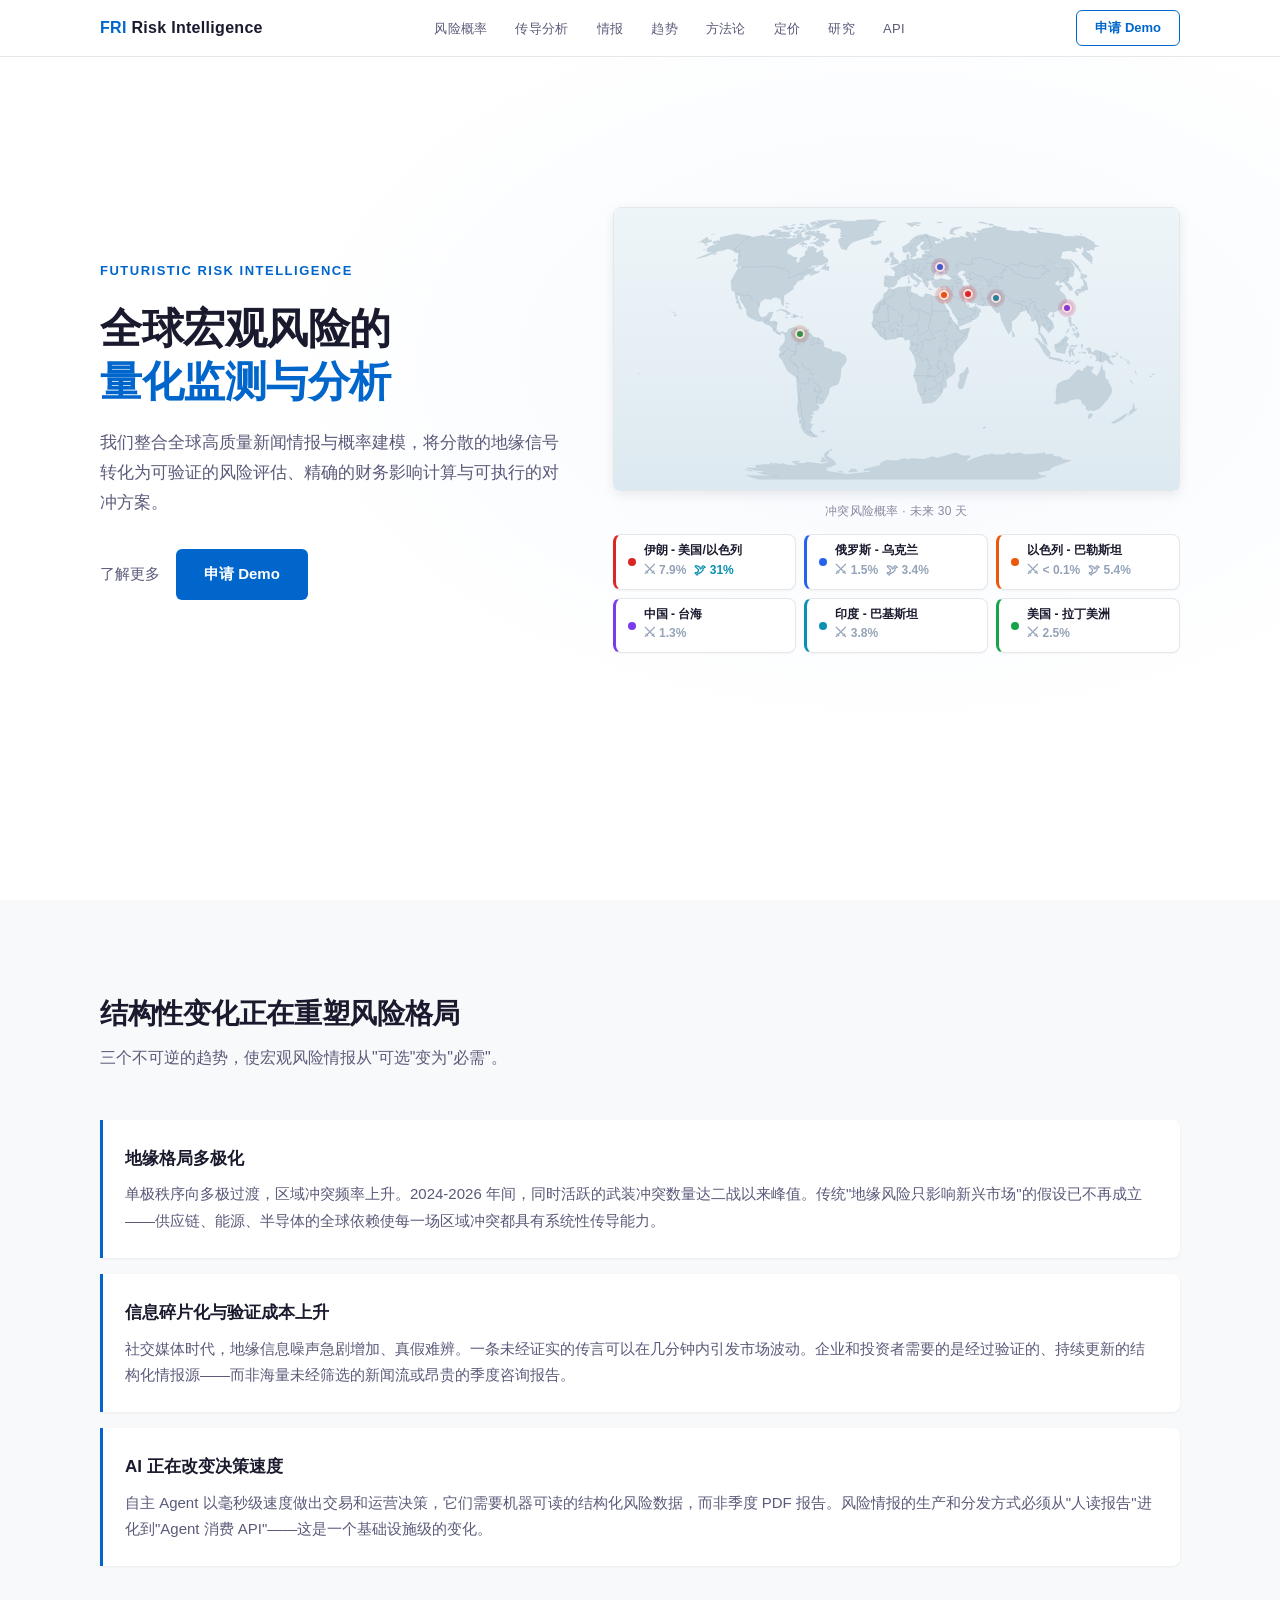
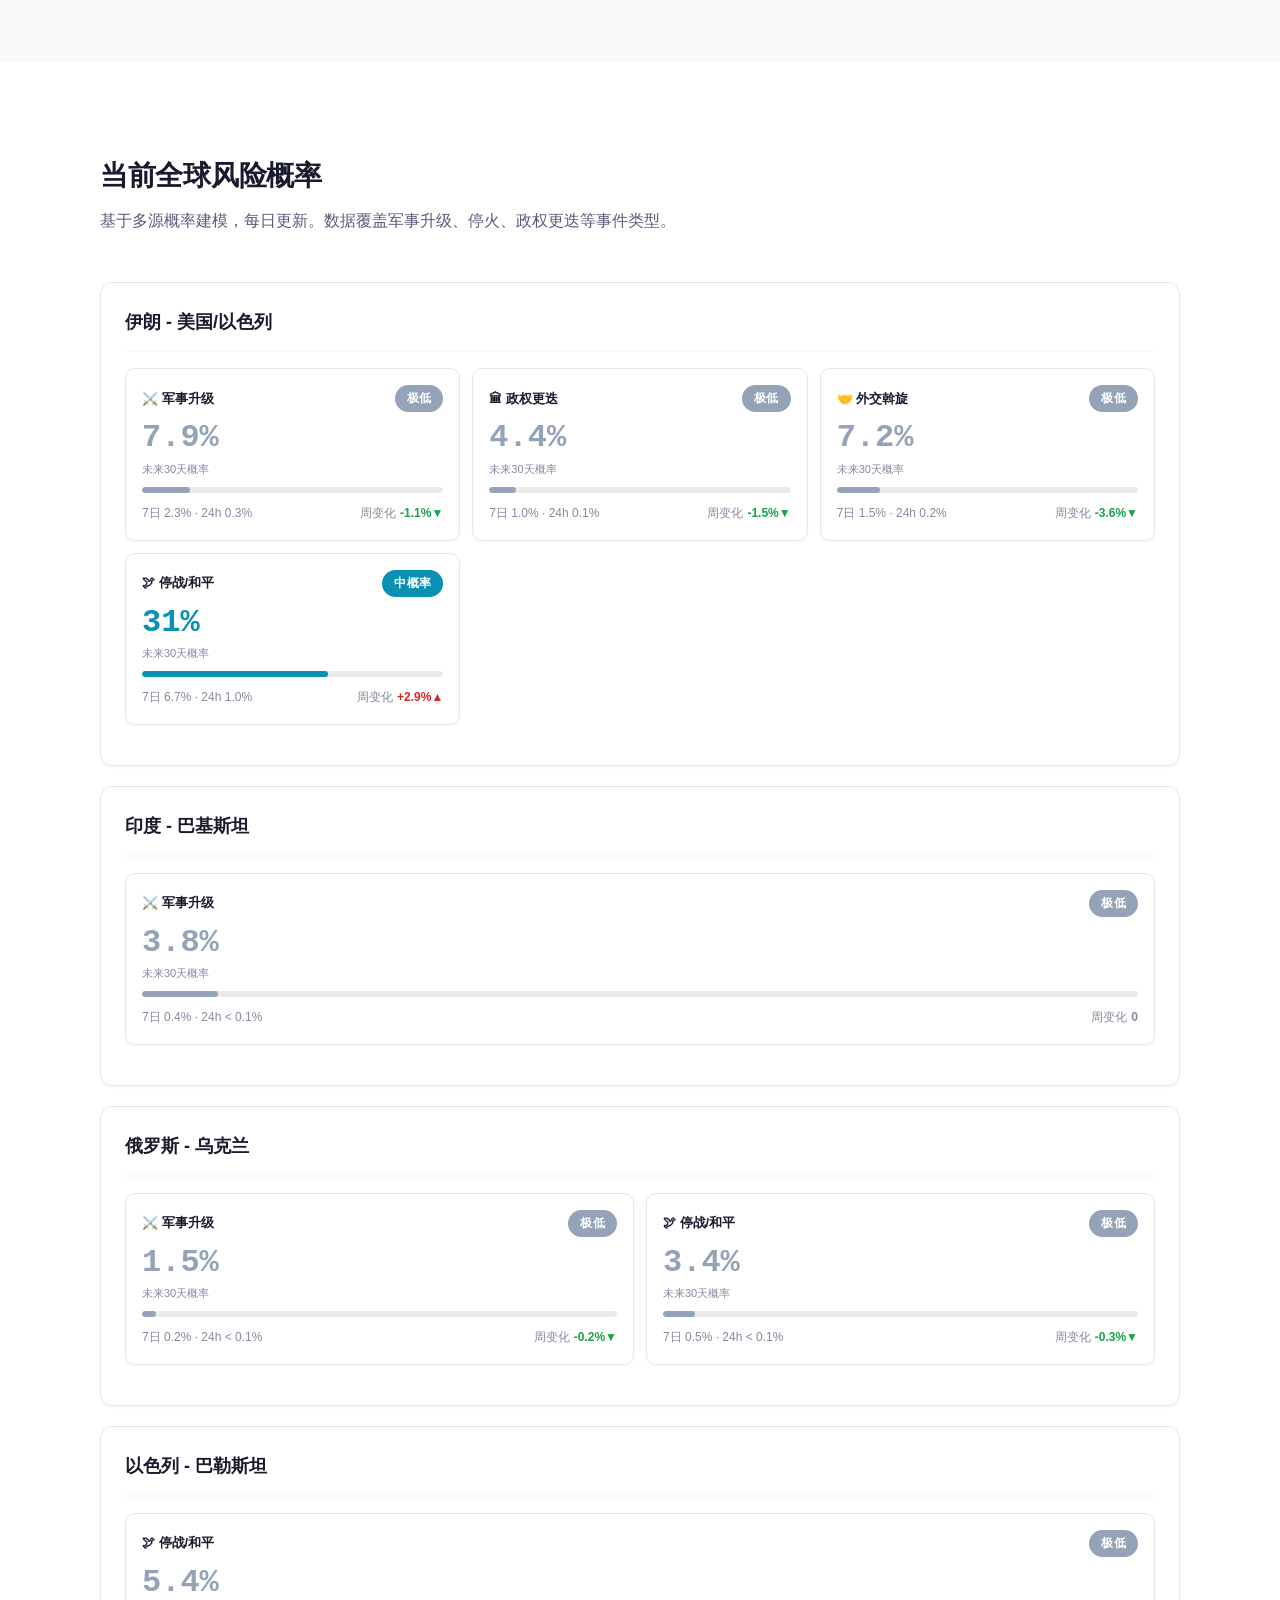
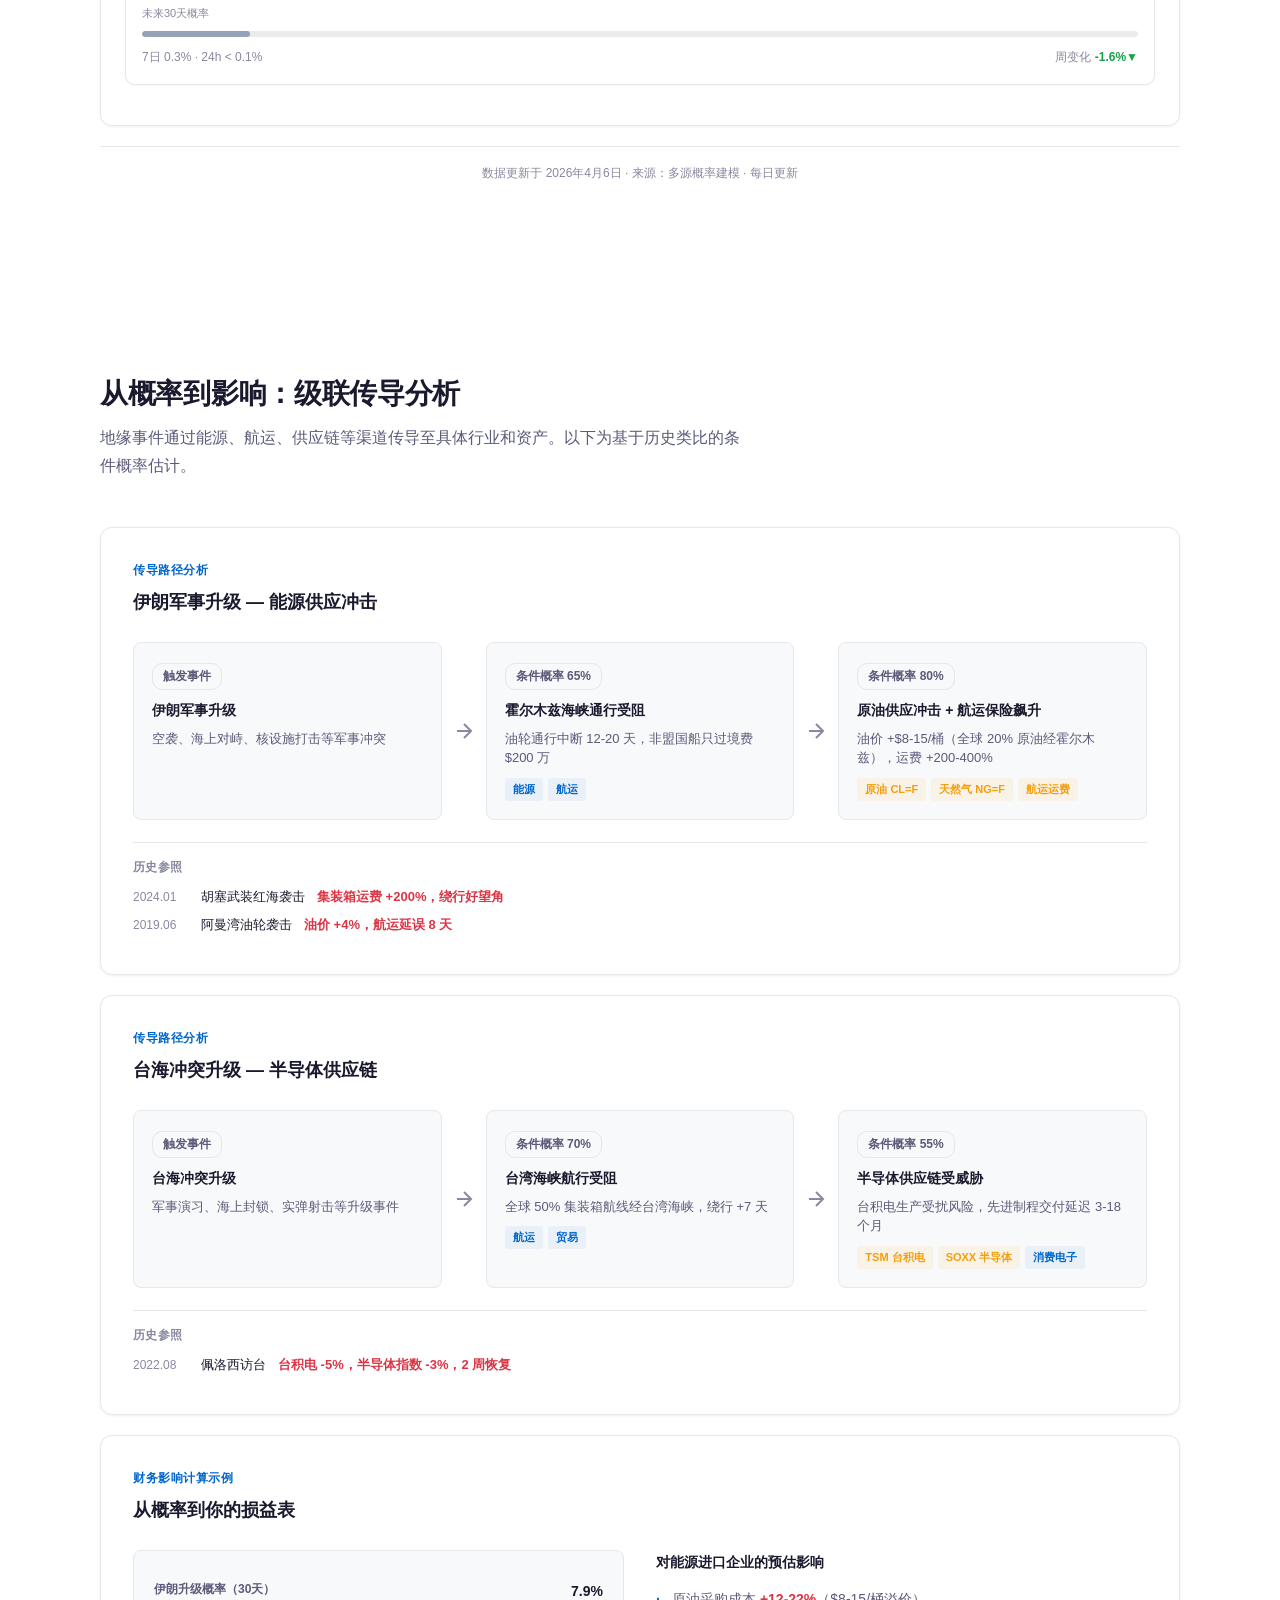
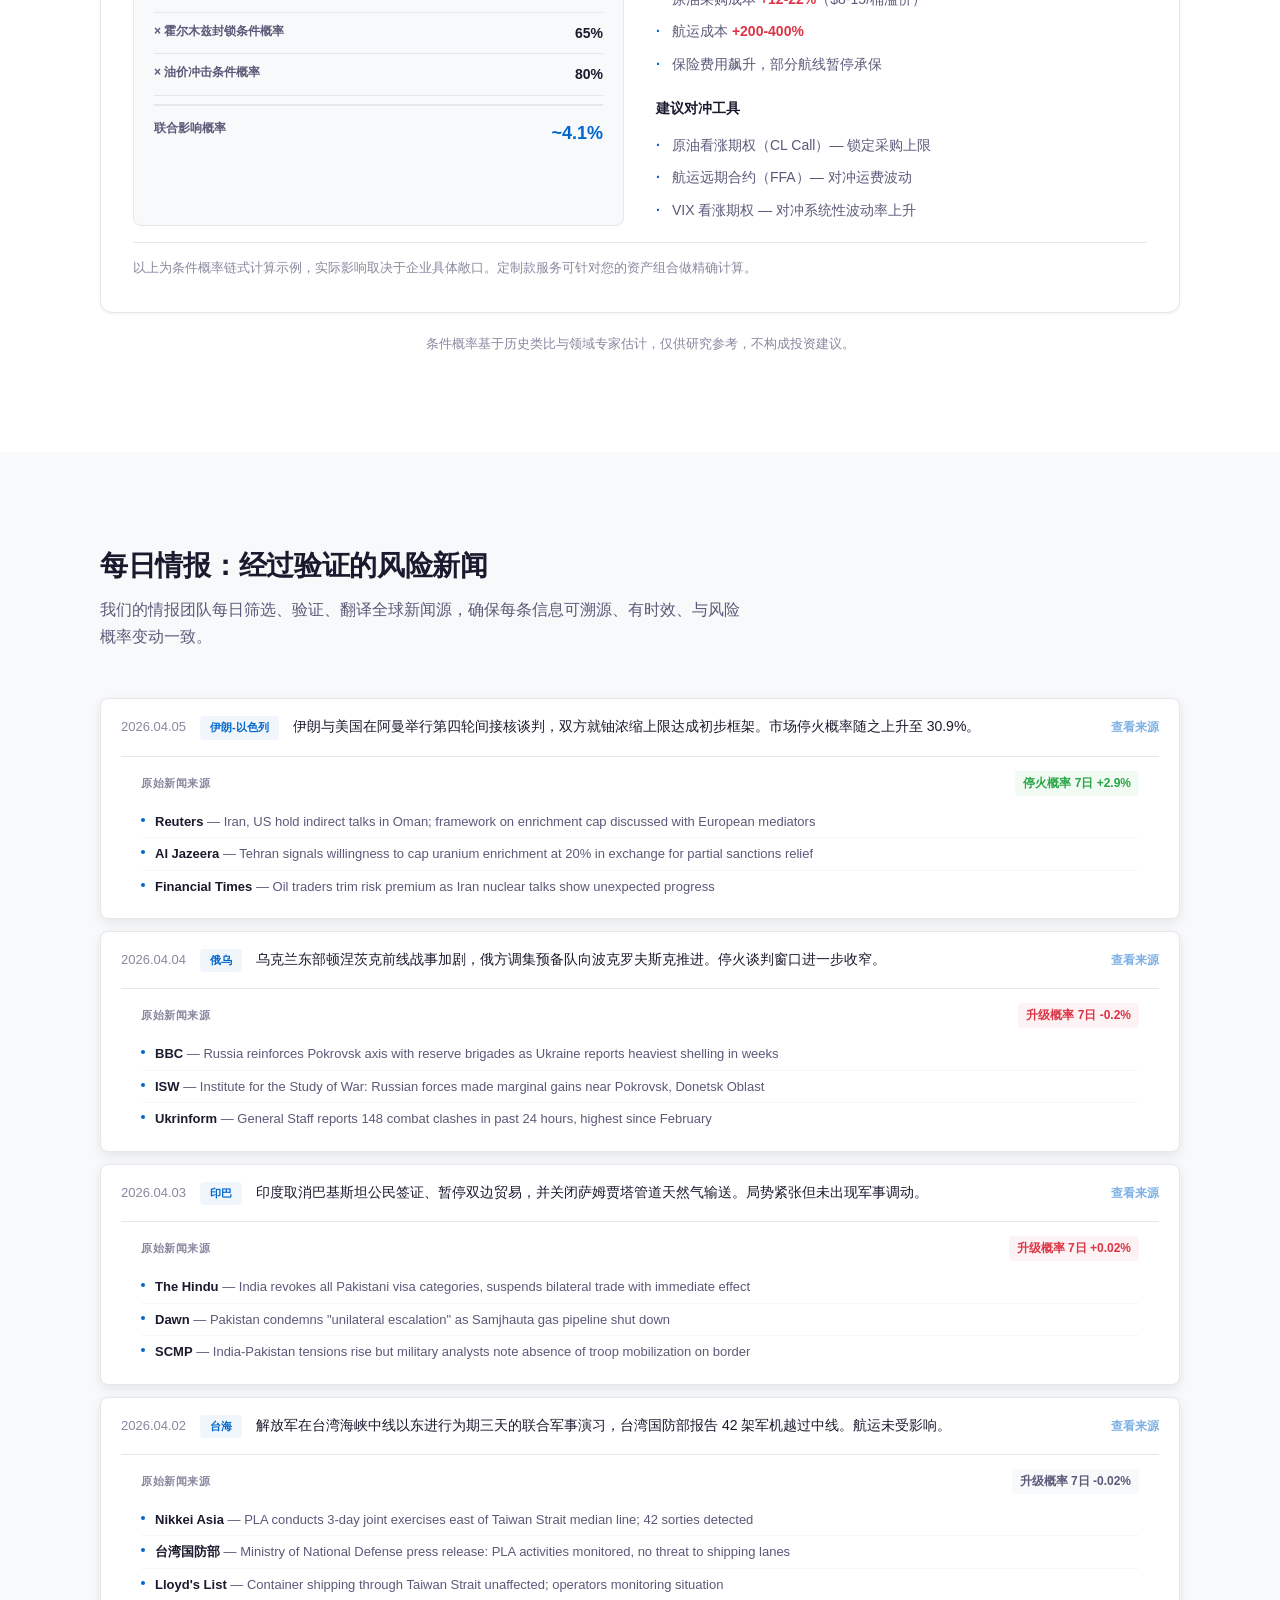
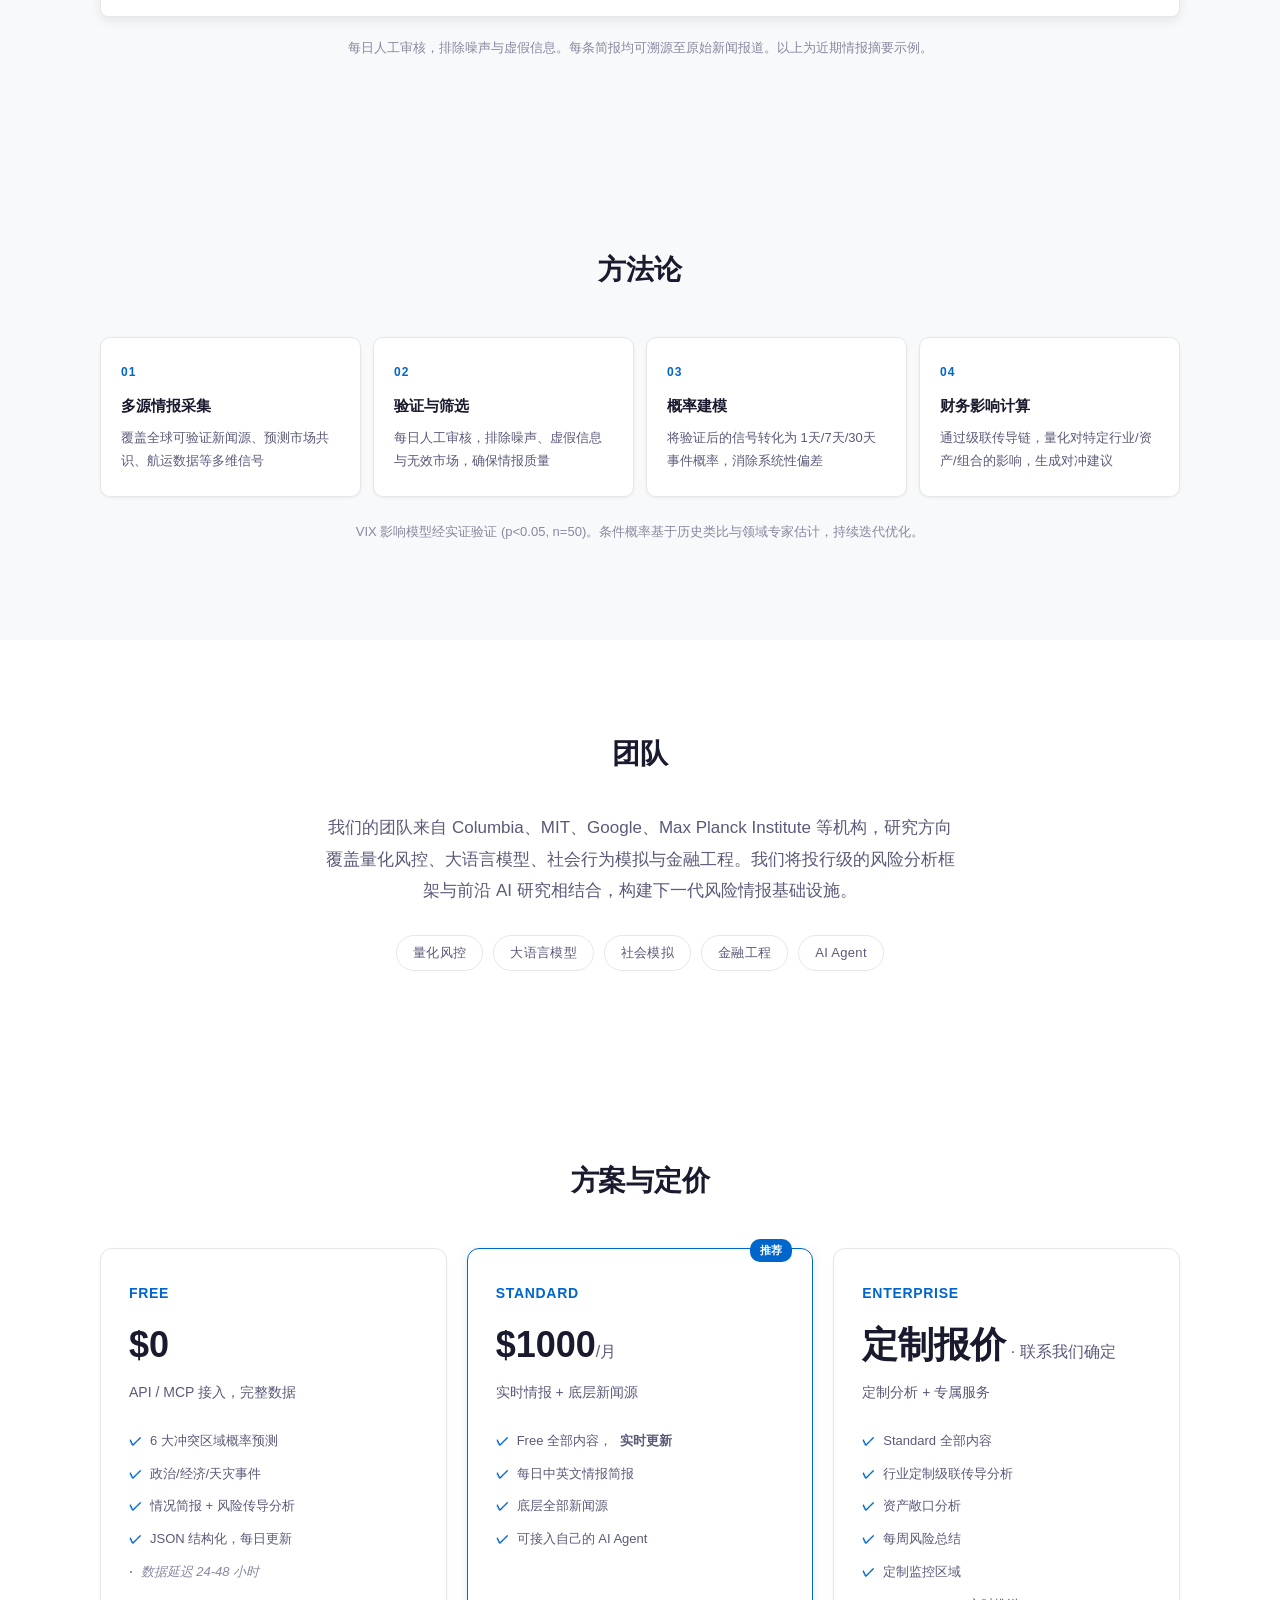
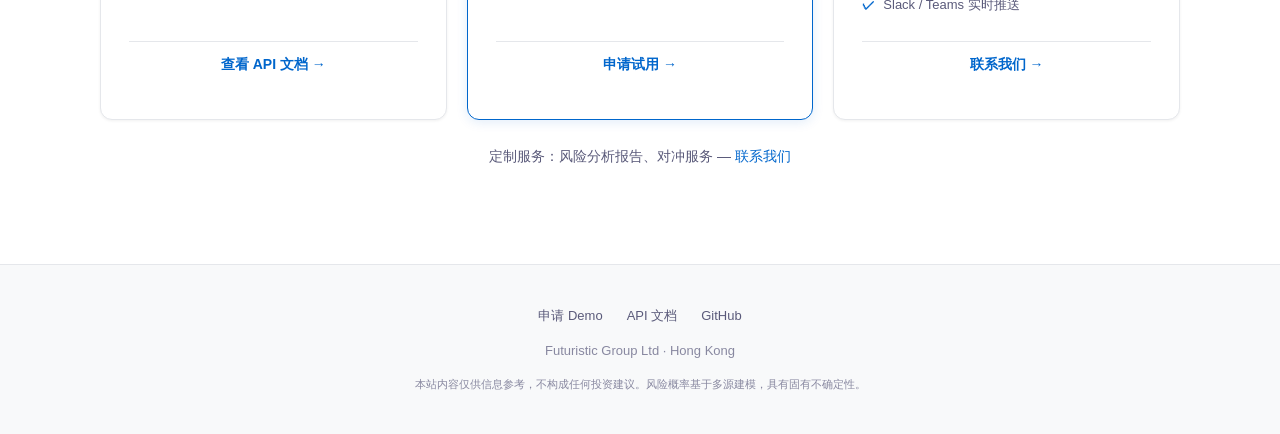
<file: index.html>
<!DOCTYPE html>
<html lang="zh-CN">
<head>
  <meta charset="UTF-8">
  <link rel="canonical" href="https://futuristicrisks.com/">
  <meta name="viewport" content="width=device-width, initial-scale=1.0">
  <title>Futuristic Risk Intelligence — 全球宏观风险量化监测</title>
  <meta name="description" content="用概率模型持续量化地缘冲突、政治变局、经济动荡等宏观风险。覆盖6大冲突区域，每日更新，为决策者提供结构化的风险视图。">
  <meta name="keywords" content="地缘风险情报,宏观风险监控,地缘政治风险分析,AI风控,风险概率预测,企业风控,供应链风险">

  <meta property="og:title" content="Futuristic Risk Intelligence — 全球宏观风险量化监测">
  <meta property="og:description" content="用概率模型持续量化地缘冲突、政治变局等宏观风险，为决策者提供结构化的风险视图。">
  <meta property="og:type" content="website">
  <meta property="og:url" content="https://futuristicrisks.com">
  <meta name="twitter:card" content="summary_large_image">
  <meta name="twitter:title" content="Futuristic Risk Intelligence">
  <meta name="twitter:description" content="全球宏观风险量化监测 — 覆盖6大冲突区域，每日更新">

  <script type="application/ld+json">
  {
    "@context": "https://schema.org",
    "@type": "Organization",
    "name": "Futuristic Risk Intelligence",
    "url": "https://futuristicrisks.com",
    "description": "全球宏观风险量化监测与分析服务"
  }
  </script>

  <link rel="stylesheet" href="css/style.css?v=3">
</head>
<body>

<!-- Navigation -->
<nav class="nav">
  <div class="nav-inner">
    <a href="index.html" class="nav-brand"><span>FRI</span> Risk Intelligence</a>
    <button class="nav-hamburger" onclick="this.classList.toggle('open');document.querySelector('.nav-links').classList.toggle('nav-open')" aria-label="菜单">
      <span></span><span></span><span></span>
    </button>
    <ul class="nav-links">
      <li><a href="#dashboard">风险概率</a></li>
      <li><a href="#cascade">传导分析</a></li>
      <li><a href="#news">情报</a></li>
      <li><a href="#trends">趋势</a></li>
      <li><a href="#method">方法论</a></li>
      <li><a href="#access">定价</a></li>
      <li><a href="blog/index.html">研究</a></li>
      <li><a href="api-docs.html">API</a></li>
    </ul>
    <a href="demo.html" class="nav-cta">申请 Demo</a>
  </div>
</nav>

<!-- S1: Hero -->
<section class="hero" id="hero">
  <div class="hero-bg"></div>
  <div class="container hero-grid">
    <div class="hero-text">
      <div class="hero-eyebrow">Futuristic Risk Intelligence</div>
      <h1>全球宏观风险的<br><span class="highlight">量化监测与分析</span></h1>
      <p class="hero-desc">
        我们整合全球高质量新闻情报与概率建模，将分散的地缘信号转化为可验证的风险评估、精确的财务影响计算与可执行的对冲方案。
      </p>
      <div class="hero-actions">
        <a href="#trends" class="hero-cta-secondary">了解更多</a>
        <a href="demo.html" class="hero-cta">申请 Demo</a>
      </div>
    </div>
    <div class="hero-visual">
      <div class="map-container">
        <svg class="world-map-svg" viewBox="0 0 960 480" xmlns="http://www.w3.org/2000/svg">
          <defs>
            <linearGradient id="ocean" x1="0" y1="0" x2="0" y2="1">
              <stop offset="0%" stop-color="#eef5f9"/>
              <stop offset="100%" stop-color="#dde9f0"/>
            </linearGradient>
          </defs>
          <rect width="960" height="480" fill="url(#ocean)" rx="8"/>
          <path d="M 917.5,281.1 L 917.2,282.4 L 913.8,283.7 L 913.7,282.6 L 917.5,281.1 Z M 912.0,285.1 L 912.5,286.8 L 909.7,286.9 L 911.0,284.7 L 912.0,285.1 Z M 43.0,280.9 L 43.0,282.3 L 42.8,282.4 L 42.5,281.1 L 43.0,280.9 Z M 563.4,239.0 L 576.3,249.3 L 576.0,259.9 L 578.6,265.0 L 576.7,266.7 L 564.5,268.4 L 562.6,262.5 L 555.3,259.5 L 552.7,254.5 L 552.1,248.9 L 555.6,245.7 L 554.8,239.5 L 563.4,239.0 Z M 459.4,159.3 L 459.3,164.3 L 451.4,164.1 L 451.3,171.3 L 449.1,171.5 L 448.8,177.0 L 438.9,177.9 L 444.5,176.5 L 452.9,161.5 L 459.1,160.8 L 459.4,159.3 Z M 216.1,100.4 L 212.7,96.6 L 209.7,95.5 L 211.8,91.5 L 210.0,90.3 L 210.5,86.3 L 215.1,82.0 L 213.2,80.3 L 213.4,72.0 L 207.3,74.2 L 207.0,71.4 L 203.9,70.7 L 230.0,47.7 L 235.7,49.6 L 254.9,45.9 L 256.4,48.2 L 260.6,46.6 L 258.8,48.4 L 264.9,47.5 L 273.8,49.5 L 275.0,50.7 L 271.3,51.9 L 274.1,52.4 L 281.2,51.7 L 281.8,53.2 L 289.8,49.8 L 295.8,52.5 L 306.7,51.1 L 304.8,53.4 L 311.7,49.2 L 309.7,46.8 L 315.7,42.6 L 318.5,44.0 L 318.7,46.5 L 316.1,47.7 L 319.1,48.2 L 317.2,50.6 L 321.0,48.7 L 322.0,50.2 L 320.6,53.6 L 328.7,47.3 L 333.4,47.8 L 335.0,48.9 L 331.4,53.8 L 322.4,55.1 L 296.5,69.1 L 292.2,74.1 L 294.9,74.5 L 293.9,78.9 L 297.0,78.4 L 305.9,83.6 L 311.3,84.0 L 309.0,88.9 L 310.9,94.4 L 315.4,90.8 L 315.6,85.3 L 324.9,80.4 L 324.1,74.5 L 327.9,71.8 L 330.0,65.6 L 338.4,65.3 L 341.4,68.5 L 344.7,68.7 L 342.6,74.1 L 344.9,76.0 L 353.6,70.6 L 356.1,79.2 L 354.6,80.9 L 361.9,85.4 L 363.9,89.0 L 363.0,91.9 L 352.1,97.0 L 338.5,97.1 L 325.0,106.3 L 340.4,99.8 L 341.9,101.1 L 339.2,102.9 L 339.0,107.9 L 341.4,109.3 L 345.2,108.9 L 348.3,105.8 L 349.0,108.8 L 345.7,110.5 L 333.1,115.1 L 333.7,112.7 L 338.3,110.5 L 332.2,110.9 L 332.5,105.6 L 329.7,104.6 L 322.4,111.3 L 315.0,111.3 L 294.8,120.4 L 293.6,119.6 L 297.5,115.2 L 298.5,110.3 L 289.2,102.3 L 282.0,102.7 L 276.9,101.3 L 276.8,99.3 L 216.1,100.4 Z M 319.0,65.2 L 321.1,64.1 L 323.7,64.1 L 320.3,66.0 L 319.0,65.2 Z M 343.9,40.6 L 344.6,38.5 L 350.2,39.9 L 349.9,40.5 L 343.9,40.6 Z M 325.4,66.2 L 326.6,65.4 L 327.6,66.0 L 326.0,67.3 L 325.4,66.2 Z M 325.0,35.8 L 323.2,36.6 L 319.6,35.9 L 324.5,34.3 L 325.0,35.8 Z M 330.6,30.4 L 329.8,30.4 L 327.0,30.3 L 330.4,29.8 L 330.6,30.4 Z M 329.1,27.9 L 328.8,29.3 L 325.2,29.2 L 326.5,27.6 L 329.1,27.9 Z M 332.8,37.1 L 326.7,36.1 L 327.7,32.9 L 323.5,32.0 L 328.3,31.3 L 332.4,31.9 L 333.7,34.4 L 348.1,35.0 L 332.8,37.1 Z M 304.7,29.1 L 306.5,29.4 L 299.9,29.9 L 302.1,29.3 L 304.7,29.1 Z M 307.1,27.8 L 308.5,28.2 L 303.4,28.6 L 306.4,27.7 L 307.1,27.8 Z M 362.5,94.2 L 358.6,98.2 L 365.3,99.7 L 364.2,106.8 L 361.9,106.3 L 362.5,103.8 L 359.3,106.1 L 358.0,104.1 L 351.5,104.2 L 358.2,95.8 L 362.5,94.2 Z M 323.5,58.7 L 328.4,62.1 L 314.6,62.5 L 320.8,57.1 L 323.5,58.7 Z M 344.8,41.6 L 347.1,40.7 L 351.2,43.9 L 354.7,43.4 L 359.2,45.8 L 360.5,48.9 L 356.6,50.0 L 366.7,54.4 L 360.6,58.9 L 357.2,55.6 L 354.6,55.9 L 353.6,57.2 L 357.2,60.4 L 357.2,62.9 L 355.6,64.7 L 349.8,62.0 L 352.5,66.5 L 344.4,64.1 L 339.7,59.7 L 332.6,60.0 L 342.5,57.8 L 347.6,53.4 L 347.5,51.5 L 342.4,49.6 L 343.1,47.5 L 323.3,45.2 L 326.0,44.2 L 323.5,44.2 L 324.9,41.9 L 330.6,39.0 L 335.5,38.4 L 333.1,41.2 L 341.3,38.5 L 340.9,42.3 L 344.8,41.6 Z M 321.6,37.6 L 327.7,38.2 L 315.6,42.3 L 317.5,39.2 L 321.6,37.6 Z M 280.0,33.3 L 290.4,30.4 L 295.4,30.1 L 290.6,32.5 L 280.0,33.3 Z M 205.4,86.9 L 207.5,86.7 L 203.7,91.8 L 203.3,88.6 L 205.4,86.9 Z M 316.9,26.8 L 322.9,27.8 L 322.8,28.7 L 314.9,28.6 L 316.9,26.8 Z M 213.7,101.7 L 209.7,100.9 L 207.0,96.2 L 212.2,96.9 L 213.7,101.7 Z M 277.2,36.9 L 284.7,39.1 L 275.8,41.2 L 270.7,43.8 L 264.9,44.9 L 262.5,42.7 L 271.1,37.3 L 277.2,36.9 Z M 303.8,33.9 L 307.3,33.6 L 304.0,35.7 L 292.7,37.0 L 290.1,37.1 L 295.4,35.4 L 285.8,35.3 L 293.2,32.6 L 300.7,34.7 L 301.0,32.7 L 304.9,32.1 L 303.8,33.9 Z M 298.9,40.0 L 297.6,44.7 L 301.6,46.9 L 296.4,49.9 L 291.0,48.9 L 276.4,50.4 L 272.8,48.9 L 272.6,47.1 L 282.2,46.1 L 273.0,45.7 L 278.1,44.0 L 273.0,43.4 L 278.6,40.8 L 292.8,40.2 L 292.6,43.2 L 295.7,40.0 L 298.9,40.0 Z M 308.4,40.8 L 308.0,39.3 L 311.1,38.3 L 316.0,38.5 L 313.1,40.2 L 314.7,41.1 L 312.5,43.2 L 307.4,43.9 L 304.4,41.3 L 308.4,40.8 Z M 300.0,38.8 L 302.4,38.7 L 303.1,39.2 L 300.1,40.7 L 300.0,38.8 Z M 321.2,32.0 L 317.5,35.7 L 311.7,34.5 L 313.6,32.9 L 321.2,32.0 Z M 334.8,24.3 L 341.8,23.2 L 347.4,26.7 L 334.1,28.7 L 336.2,26.6 L 332.5,26.0 L 334.8,24.3 Z M 344.5,22.0 L 365.0,20.0 L 389.6,20.8 L 361.2,26.8 L 363.1,27.0 L 349.0,33.2 L 335.1,32.6 L 340.4,29.6 L 344.8,30.3 L 341.9,28.6 L 348.6,26.7 L 347.8,25.0 L 355.9,24.6 L 347.3,24.5 L 344.5,22.0 Z M 343.2,53.0 L 341.5,53.7 L 339.4,53.8 L 341.3,51.3 L 344.2,51.7 L 343.2,53.0 Z M 308.9,48.2 L 307.4,49.9 L 302.4,48.4 L 306.8,46.7 L 308.9,48.2 Z M 342.2,98.0 L 345.6,98.5 L 347.3,100.1 L 343.7,99.3 L 342.2,98.0 Z M 340.7,105.7 L 341.0,107.0 L 344.5,107.3 L 342.3,108.6 L 339.8,107.5 L 340.7,105.7 Z M 216.1,100.4 L 276.8,99.3 L 276.9,101.3 L 282.0,102.7 L 289.2,102.3 L 298.5,110.3 L 294.3,120.4 L 315.0,111.3 L 322.4,111.3 L 329.7,104.6 L 332.5,105.6 L 332.3,111.8 L 324.3,114.9 L 321.5,118.6 L 322.8,120.5 L 313.8,122.5 L 317.8,122.5 L 313.1,123.0 L 309.4,128.0 L 308.4,126.4 L 308.6,129.5 L 305.6,132.7 L 306.3,127.4 L 305.4,130.3 L 304.0,129.9 L 304.9,137.4 L 288.9,148.8 L 287.8,166.2 L 284.9,164.3 L 282.4,153.0 L 278.9,153.8 L 276.3,151.7 L 268.6,152.4 L 268.4,155.2 L 256.1,154.3 L 249.2,158.9 L 247.1,164.4 L 243.9,162.9 L 241.2,154.5 L 234.1,154.9 L 230.1,147.9 L 219.1,149.1 L 211.7,145.2 L 205.9,145.8 L 204.2,141.6 L 200.0,140.0 L 198.6,124.2 L 210.6,102.6 L 213.8,103.0 L 213.3,105.6 L 216.1,100.4 Z M 104.8,180.4 L 105.8,182.0 L 103.3,183.7 L 102.9,181.5 L 104.8,180.4 Z M 103.8,178.5 L 102.6,179.1 L 102.1,178.1 L 102.4,177.8 L 103.8,178.5 Z M 102.2,177.4 L 102.0,177.7 L 100.8,177.6 L 101.0,177.3 L 102.2,177.4 Z M 99.5,175.9 L 100.1,177.0 L 100.0,177.1 L 99.0,177.0 L 99.5,175.9 Z M 96.6,174.5 L 96.2,175.4 L 95.5,174.9 L 96.1,174.4 L 96.6,174.5 Z M 154.3,70.5 L 152.9,72.1 L 151.9,70.9 L 154.3,70.5 Z M 173.4,76.6 L 174.6,77.6 L 168.5,79.8 L 169.1,78.0 L 173.4,76.6 Z M 230.0,47.7 L 203.9,70.7 L 207.0,71.4 L 207.3,74.2 L 213.4,72.0 L 213.2,80.3 L 215.1,82.0 L 211.6,84.9 L 210.2,83.1 L 212.1,76.2 L 207.2,76.0 L 200.3,71.2 L 193.6,69.2 L 179.7,73.6 L 187.9,68.2 L 157.5,81.8 L 140.0,86.0 L 168.5,74.2 L 158.0,74.8 L 160.9,71.5 L 157.7,71.9 L 156.9,70.1 L 161.0,66.2 L 179.0,59.4 L 170.1,60.3 L 168.1,59.7 L 168.2,57.3 L 177.9,55.1 L 181.6,56.2 L 179.7,50.8 L 182.5,49.6 L 207.8,43.9 L 230.0,47.7 Z M 155.1,61.9 L 157.2,62.1 L 159.3,63.1 L 153.9,63.1 L 155.1,61.9 Z M 667.4,99.8 L 665.0,101.9 L 665.4,105.8 L 660.7,104.9 L 661.1,109.8 L 656.3,111.5 L 660.1,116.3 L 659.6,118.6 L 645.2,115.9 L 644.3,118.1 L 639.0,117.6 L 634.2,123.2 L 630.3,121.8 L 624.1,114.8 L 617.9,115.4 L 608.5,109.7 L 603.2,111.3 L 606.0,121.4 L 601.0,118.6 L 597.9,120.1 L 597.2,117.3 L 591.1,112.3 L 596.7,110.6 L 595.6,106.2 L 586.1,107.0 L 580.2,102.0 L 580.2,99.4 L 581.1,96.5 L 583.8,98.0 L 583.5,96.1 L 587.0,93.2 L 598.4,96.0 L 610.1,95.5 L 606.1,92.4 L 608.8,89.7 L 607.2,87.0 L 621.3,83.4 L 632.6,88.4 L 638.5,85.7 L 649.7,95.4 L 650.2,94.0 L 656.6,94.8 L 667.4,99.8 Z M 606.0,121.4 L 603.2,111.3 L 608.5,109.7 L 617.9,115.4 L 624.1,114.8 L 630.3,121.8 L 634.2,123.2 L 638.9,118.8 L 638.3,120.8 L 644.8,122.6 L 642.5,124.6 L 639.8,124.4 L 639.3,122.4 L 636.5,123.0 L 635.7,126.3 L 633.7,126.2 L 636.4,130.1 L 635.8,132.9 L 610.9,117.4 L 607.8,120.0 L 608.5,121.4 L 606.0,121.4 Z M 826.5,243.6 L 835.2,247.1 L 842.3,253.3 L 840.9,256.9 L 848.6,265.8 L 842.0,264.5 L 834.9,257.6 L 829.3,262.3 L 825.4,261.7 L 826.5,243.6 Z M 855.0,246.5 L 855.3,249.6 L 854.4,246.9 L 850.3,244.0 L 855.0,246.5 Z M 851.3,252.6 L 847.3,253.9 L 844.0,252.3 L 848.6,250.2 L 850.2,251.5 L 853.7,247.9 L 851.3,252.6 Z M 859.9,251.2 L 862.8,254.5 L 862.4,255.3 L 860.7,254.5 L 859.9,251.2 Z M 826.5,243.6 L 825.4,261.7 L 823.4,259.4 L 817.2,259.7 L 820.0,256.7 L 818.6,251.3 L 808.4,246.2 L 806.7,247.8 L 804.4,244.2 L 808.6,242.5 L 805.0,242.5 L 800.9,238.9 L 805.5,237.4 L 809.4,238.5 L 810.4,244.0 L 812.8,245.7 L 817.9,241.1 L 826.5,243.6 Z M 786.1,261.1 L 784.5,264.6 L 782.4,265.2 L 783.6,262.2 L 786.1,261.1 Z M 809.2,255.5 L 809.1,253.4 L 810.2,251.5 L 810.6,253.6 L 809.2,255.5 Z M 769.6,224.8 L 768.3,227.3 L 772.6,233.8 L 769.7,234.1 L 765.3,247.5 L 750.9,244.5 L 747.9,235.2 L 749.6,230.7 L 751.7,234.2 L 759.8,232.9 L 761.8,232.3 L 764.6,224.3 L 769.6,224.8 Z M 797.9,244.1 L 800.6,244.9 L 801.4,247.1 L 794.3,245.8 L 797.9,244.1 Z M 791.7,246.9 L 790.0,246.4 L 789.6,245.2 L 792.1,245.0 L 791.7,246.9 Z M 794.5,230.3 L 796.4,233.2 L 795.0,238.8 L 793.2,233.5 L 794.5,230.3 Z M 782.2,233.9 L 787.9,232.4 L 784.1,235.7 L 775.5,235.7 L 775.1,237.8 L 777.3,240.3 L 783.3,238.0 L 778.7,241.6 L 782.4,251.2 L 780.1,251.0 L 781.4,248.8 L 778.4,249.1 L 777.3,243.6 L 775.6,244.5 L 775.6,251.7 L 774.0,252.1 L 771.9,244.1 L 775.1,234.8 L 777.2,232.7 L 782.2,233.9 Z M 774.4,264.9 L 771.3,262.9 L 773.6,262.4 L 775.6,264.1 L 774.4,264.9 Z M 777.3,260.1 L 779.0,259.9 L 781.2,258.9 L 780.8,260.4 L 773.8,260.9 L 777.3,260.1 Z M 769.8,259.6 L 771.9,260.6 L 765.9,261.5 L 769.0,258.9 L 769.8,259.6 Z M 746.2,254.2 L 756.2,255.7 L 763.5,259.6 L 760.7,260.7 L 738.5,255.4 L 740.3,252.7 L 746.2,254.2 Z M 736.6,239.3 L 740.7,244.9 L 739.7,252.6 L 737.0,252.7 L 732.0,248.1 L 722.4,231.3 L 713.9,221.1 L 719.3,221.7 L 727.4,230.5 L 732.0,232.4 L 735.3,236.0 L 734.3,238.3 L 736.6,239.3 Z M 336.4,382.0 L 346.1,387.5 L 345.7,388.8 L 338.9,387.9 L 336.4,382.0 Z M 344.1,320.4 L 344.1,332.2 L 349.4,339.0 L 344.9,344.1 L 337.9,344.4 L 338.6,350.5 L 333.3,350.6 L 334.4,353.3 L 338.2,354.7 L 335.1,357.3 L 335.6,361.5 L 332.2,362.9 L 332.3,364.9 L 337.3,367.5 L 333.2,376.9 L 337.1,381.3 L 328.8,380.3 L 322.6,373.1 L 322.9,360.8 L 318.5,353.8 L 318.4,343.6 L 316.3,338.4 L 317.6,331.5 L 314.3,323.6 L 314.8,315.5 L 317.4,311.2 L 316.1,304.6 L 318.6,303.2 L 320.5,297.1 L 325.3,299.8 L 326.0,297.5 L 328.8,297.7 L 334.1,302.8 L 341.8,306.4 L 340.5,311.8 L 347.5,312.6 L 350.7,307.4 L 352.2,311.3 L 344.1,320.4 Z M 336.4,382.0 L 338.9,387.9 L 342.2,389.1 L 334.3,388.4 L 324.0,382.6 L 332.9,385.8 L 333.3,382.8 L 336.4,382.0 Z M 311.3,285.3 L 317.0,300.0 L 319.1,300.3 L 316.1,304.6 L 317.4,311.2 L 314.8,315.5 L 314.3,323.6 L 317.6,331.5 L 316.3,338.4 L 318.4,343.6 L 318.5,353.8 L 322.9,360.8 L 322.6,373.1 L 328.8,380.3 L 336.1,381.1 L 332.0,382.7 L 332.8,385.2 L 322.7,381.0 L 317.2,371.4 L 318.6,366.7 L 315.0,365.9 L 315.3,358.9 L 318.1,359.9 L 317.3,354.2 L 315.6,353.5 L 316.0,356.9 L 314.5,356.5 L 311.0,339.7 L 312.8,326.6 L 309.6,287.4 L 311.3,285.3 Z M 552.1,248.9 L 555.3,259.5 L 551.1,259.7 L 549.7,261.8 L 549.3,269.2 L 552.3,270.2 L 552.5,273.2 L 546.4,268.6 L 534.2,267.2 L 533.3,256.6 L 529.3,255.7 L 526.6,258.6 L 522.8,258.8 L 520.1,252.7 L 509.9,252.4 L 513.4,248.9 L 515.8,250.2 L 519.3,246.2 L 523.4,237.5 L 525.5,224.6 L 527.8,222.3 L 535.0,225.1 L 539.9,222.1 L 547.2,221.8 L 555.8,226.6 L 556.6,230.2 L 551.6,242.7 L 552.1,248.9 Z M 582.2,241.0 L 580.7,228.6 L 583.5,224.5 L 590.4,222.4 L 599.8,210.0 L 599.6,204.6 L 604.9,202.9 L 599.3,221.5 L 582.2,241.0 Z M 576.3,249.3 L 563.4,239.0 L 566.1,231.0 L 563.5,224.5 L 566.6,221.0 L 573.7,226.3 L 582.8,225.4 L 580.7,228.6 L 582.2,241.0 L 576.3,249.3 Z M 540.2,213.4 L 538.3,212.2 L 537.5,211.4 L 537.6,208.2 L 533.6,201.3 L 536.0,192.7 L 538.1,192.9 L 537.6,180.7 L 540.4,180.7 L 540.2,175.1 L 568.7,175.1 L 570.7,184.5 L 573.1,186.2 L 569.4,189.1 L 568.5,198.6 L 563.8,206.7 L 563.2,212.2 L 560.0,202.2 L 556.7,209.0 L 553.4,207.7 L 550.9,210.2 L 545.5,210.0 L 541.3,207.7 L 540.1,211.5 L 539.3,212.0 L 538.5,212.3 L 540.2,213.4 Z M 537.6,181.8 L 538.1,192.9 L 536.0,192.7 L 533.6,201.3 L 535.9,205.3 L 524.0,214.4 L 517.5,215.7 L 514.2,209.7 L 517.9,208.5 L 515.6,199.2 L 513.0,196.3 L 517.0,190.0 L 518.4,179.6 L 515.7,172.7 L 518.1,171.2 L 537.6,181.8 Z M 306.7,181.5 L 306.3,186.1 L 299.7,185.3 L 304.9,184.4 L 303.2,180.9 L 306.7,181.5 Z M 306.3,186.1 L 307.1,181.0 L 314.6,184.5 L 308.9,185.0 L 306.9,187.3 L 306.3,186.1 Z M 791.6,44.5 L 792.2,43.5 L 794.9,45.1 L 793.2,45.2 L 791.6,44.5 Z M 587.3,107.5 L 583.1,112.3 L 589.0,120.0 L 587.7,121.9 L 581.7,118.1 L 568.9,115.6 L 560.7,110.6 L 563.6,107.9 L 562.2,106.8 L 565.2,105.7 L 563.0,104.3 L 566.0,103.4 L 565.7,98.8 L 555.1,96.1 L 550.8,91.4 L 546.8,92.1 L 545.3,89.5 L 548.0,88.7 L 543.1,82.9 L 537.3,81.3 L 534.8,77.9 L 534.5,74.7 L 537.2,71.4 L 534.9,70.2 L 540.2,64.2 L 537.0,62.5 L 536.0,57.0 L 533.2,54.2 L 534.4,52.4 L 531.1,49.2 L 536.8,47.2 L 554.7,53.0 L 555.4,54.6 L 550.9,56.5 L 540.9,55.0 L 544.4,56.7 L 545.7,60.4 L 550.0,61.8 L 549.3,58.6 L 554.3,60.1 L 555.7,59.5 L 553.9,57.7 L 557.4,55.3 L 561.2,56.3 L 558.1,50.3 L 563.4,51.1 L 565.0,54.9 L 576.2,49.7 L 577.6,49.8 L 576.5,51.2 L 585.3,49.6 L 588.0,51.0 L 589.3,49.5 L 587.2,47.3 L 603.7,51.5 L 596.4,44.6 L 599.0,40.1 L 605.2,41.9 L 604.8,43.7 L 612.6,50.7 L 611.3,55.7 L 613.6,56.1 L 616.1,52.3 L 606.9,43.7 L 608.9,42.1 L 607.3,40.5 L 613.1,44.3 L 611.1,42.7 L 621.0,43.0 L 615.8,38.7 L 625.9,38.1 L 624.0,35.5 L 643.2,32.7 L 643.0,30.9 L 645.6,30.0 L 667.6,35.0 L 663.2,37.5 L 689.8,40.2 L 687.7,38.5 L 694.5,38.9 L 709.8,45.2 L 708.5,42.8 L 722.7,43.6 L 718.6,41.5 L 719.5,40.5 L 758.0,45.0 L 766.2,48.3 L 778.0,48.0 L 784.2,50.0 L 785.3,49.3 L 780.8,46.8 L 797.8,48.4 L 816.3,59.0 L 812.8,59.9 L 824.1,65.6 L 819.8,65.1 L 815.6,67.2 L 814.8,71.7 L 809.8,70.0 L 807.2,72.0 L 801.5,71.8 L 803.4,75.9 L 807.5,77.6 L 813.2,84.8 L 811.0,86.1 L 813.4,89.1 L 810.9,89.8 L 812.2,95.0 L 795.3,79.8 L 794.1,77.0 L 796.6,76.4 L 797.9,68.5 L 795.0,65.0 L 793.0,65.2 L 794.4,67.3 L 792.8,70.0 L 787.5,66.9 L 783.5,67.8 L 783.5,72.0 L 786.9,73.6 L 780.4,74.6 L 775.1,72.3 L 761.7,73.9 L 758.1,85.1 L 766.6,87.7 L 769.2,86.5 L 774.7,89.4 L 782.1,101.9 L 780.0,115.7 L 778.0,117.3 L 774.4,116.0 L 772.9,118.9 L 768.8,111.4 L 773.0,110.9 L 771.1,101.8 L 763.7,103.7 L 752.9,98.3 L 743.2,90.2 L 736.9,88.5 L 731.3,90.3 L 734.0,92.4 L 734.3,97.3 L 732.4,99.0 L 723.6,97.0 L 717.6,100.0 L 712.6,99.6 L 687.8,92.2 L 687.9,98.4 L 675.7,95.5 L 667.4,99.8 L 656.6,94.8 L 650.2,94.0 L 649.7,95.4 L 638.5,85.7 L 632.6,88.4 L 621.3,83.4 L 607.2,87.0 L 608.8,89.7 L 606.1,92.4 L 610.1,95.5 L 598.4,96.0 L 587.0,93.2 L 583.5,96.1 L 583.8,98.0 L 581.1,96.5 L 580.2,102.0 L 587.3,107.5 Z M 620.8,23.6 L 627.7,24.1 L 635.6,27.6 L 618.5,24.8 L 620.8,23.6 Z M 639.0,26.8 L 644.5,28.0 L 645.1,28.8 L 637.3,29.6 L 636.7,26.9 L 639.0,26.8 Z M 705.9,33.3 L 718.2,34.5 L 719.5,36.1 L 711.3,36.6 L 705.9,35.2 L 704.4,33.7 L 705.9,33.3 Z M 724.1,35.0 L 729.2,35.6 L 720.5,34.7 L 724.1,35.0 Z M 716.9,39.3 L 719.0,38.2 L 723.7,39.7 L 721.2,39.7 L 716.9,39.3 Z M 547.8,24.4 L 555.3,23.8 L 557.8,24.2 L 552.7,25.4 L 547.8,24.4 Z M 526.9,86.2 L 523.1,86.2 L 520.6,85.9 L 523.6,83.9 L 526.9,86.2 Z M 570.2,38.5 L 573.0,36.6 L 572.0,35.6 L 579.4,33.0 L 591.3,32.4 L 577.8,37.3 L 575.1,41.6 L 580.8,45.3 L 569.6,43.6 L 571.9,38.8 L 570.2,38.5 Z M 776.6,87.8 L 790.9,100.5 L 787.0,99.6 L 794.1,108.2 L 791.2,106.5 L 791.3,108.6 L 773.8,86.4 L 776.6,87.8 Z M 160.9,53.6 L 158.9,55.7 L 165.5,54.3 L 165.9,56.5 L 154.4,60.8 L 151.0,59.1 L 152.1,58.1 L 148.2,58.0 L 150.1,56.2 L 143.7,59.0 L 158.1,49.4 L 160.9,53.6 Z M 167.6,44.9 L 165.1,45.1 L 171.0,44.1 L 170.3,44.4 L 167.6,44.9 Z M 553.2,108.6 L 560.3,110.0 L 560.0,111.0 L 554.9,113.0 L 551.4,110.4 L 553.2,108.6 Z M 291.9,161.8 L 294.6,161.6 L 294.5,162.3 L 291.8,162.8 L 291.9,161.8 Z M 294.8,161.1 L 296.5,162.3 L 295.7,164.3 L 295.6,162.5 L 294.8,161.1 Z M 293.0,166.2 L 294.2,168.6 L 293.4,170.3 L 292.2,167.9 L 293.0,166.2 Z M 351.2,379.9 L 356.0,377.9 L 358.1,379.1 L 355.3,380.9 L 351.2,379.9 Z M 503.3,26.1 L 505.9,25.4 L 513.5,27.5 L 505.6,31.9 L 496.0,26.1 L 503.3,26.1 Z M 535.2,48.0 L 531.1,49.2 L 531.4,47.5 L 528.9,46.6 L 524.4,50.1 L 517.8,48.5 L 515.8,50.7 L 512.3,50.3 L 505.6,61.3 L 503.7,61.2 L 504.1,71.1 L 501.9,74.4 L 500.4,72.8 L 496.7,75.8 L 491.3,75.0 L 489.6,66.4 L 499.8,60.2 L 506.7,52.1 L 514.0,47.4 L 529.1,44.3 L 535.0,45.9 L 532.9,46.6 L 535.2,48.0 Z M 521.8,25.4 L 515.5,26.6 L 506.4,24.9 L 514.6,24.2 L 521.8,25.4 Z M 519.1,29.7 L 515.8,30.5 L 512.7,28.9 L 515.9,28.5 L 519.1,29.7 Z M 411.6,20.8 L 441.0,19.4 L 449.6,20.7 L 433.0,21.5 L 461.7,23.1 L 449.5,25.1 L 453.0,25.2 L 449.3,27.9 L 450.3,31.5 L 445.0,32.2 L 447.7,33.4 L 445.9,35.4 L 447.6,37.3 L 440.1,39.5 L 441.6,42.0 L 437.4,41.7 L 441.9,45.5 L 438.6,45.9 L 435.6,43.7 L 433.5,46.5 L 440.6,46.7 L 406.0,57.8 L 398.1,64.7 L 394.9,71.2 L 386.0,69.3 L 380.9,56.2 L 381.5,53.6 L 390.0,47.2 L 384.8,48.7 L 383.6,46.3 L 389.8,45.7 L 383.3,43.2 L 386.4,41.1 L 383.8,34.6 L 368.4,33.4 L 365.4,31.4 L 373.5,30.7 L 364.3,29.3 L 378.6,26.6 L 379.8,25.9 L 376.3,25.2 L 387.1,22.3 L 413.8,22.4 L 411.6,20.8 Z M 628.5,371.3 L 631.4,373.0 L 626.9,374.4 L 627.4,372.9 L 628.5,371.3 Z M 786.1,261.1 L 788.6,259.8 L 792.0,259.7 L 786.3,262.5 L 786.1,261.1 Z M 518.7,315.9 L 519.9,314.5 L 523.7,317.2 L 527.2,315.5 L 527.6,305.3 L 529.8,311.0 L 531.5,310.7 L 535.7,306.7 L 541.3,307.3 L 550.8,297.8 L 555.0,298.3 L 556.0,308.3 L 554.1,308.0 L 553.1,310.8 L 554.4,312.3 L 558.2,310.8 L 557.0,315.1 L 546.0,327.5 L 540.0,330.8 L 523.8,332.2 L 522.8,324.5 L 518.7,315.9 Z M 548.6,316.9 L 548.1,320.0 L 545.4,321.6 L 543.8,319.5 L 548.6,316.9 Z M 205.9,145.8 L 211.7,145.2 L 219.1,149.1 L 230.1,147.9 L 234.1,154.9 L 239.9,153.4 L 243.9,162.9 L 248.1,164.3 L 244.6,173.9 L 247.9,183.9 L 251.2,185.8 L 258.8,183.8 L 262.3,177.9 L 270.3,176.4 L 267.2,185.5 L 259.4,186.7 L 258.1,188.3 L 260.1,191.6 L 257.0,191.6 L 255.4,195.9 L 251.8,192.0 L 245.2,192.8 L 229.3,185.4 L 225.2,180.8 L 225.2,172.9 L 214.2,155.7 L 213.9,149.6 L 210.7,147.8 L 209.5,152.4 L 217.2,171.8 L 215.6,172.8 L 211.5,167.5 L 212.0,163.9 L 206.6,159.2 L 209.4,156.8 L 206.9,154.1 L 205.9,145.8 Z M 344.1,320.4 L 353.9,325.5 L 355.6,327.4 L 355.0,332.1 L 349.6,333.4 L 344.0,330.7 L 344.1,320.4 Z M 355.7,330.3 L 353.9,325.5 L 344.1,320.4 L 352.2,311.3 L 352.0,309.0 L 349.5,308.0 L 349.8,303.2 L 347.2,303.0 L 345.8,298.6 L 340.6,297.8 L 340.7,286.9 L 338.5,281.7 L 333.8,281.6 L 332.5,274.7 L 320.2,268.5 L 320.1,263.5 L 313.1,267.0 L 307.5,267.0 L 307.4,262.7 L 303.3,264.3 L 298.6,257.3 L 301.0,251.0 L 308.3,248.3 L 309.3,239.5 L 307.9,234.8 L 309.8,233.6 L 308.4,231.6 L 314.0,230.7 L 315.1,233.2 L 318.8,234.1 L 324.2,230.2 L 322.0,229.4 L 320.8,225.0 L 325.0,225.8 L 330.9,221.9 L 332.7,222.4 L 332.6,228.7 L 334.9,232.7 L 342.3,231.3 L 342.4,229.3 L 349.9,230.4 L 354.0,224.6 L 357.1,231.5 L 356.1,236.5 L 360.5,237.0 L 360.6,239.8 L 362.4,237.9 L 369.6,240.6 L 370.4,243.8 L 381.8,244.3 L 392.6,250.7 L 394.8,256.8 L 394.0,261.4 L 385.6,272.7 L 384.8,286.1 L 381.5,297.4 L 379.1,300.3 L 372.8,301.3 L 366.0,305.6 L 364.1,316.1 L 355.7,330.3 Z M 310.0,266.8 L 320.1,263.5 L 320.2,268.5 L 332.5,274.7 L 333.8,281.6 L 338.5,281.7 L 340.3,291.9 L 337.1,290.2 L 330.7,291.0 L 329.2,298.3 L 326.0,297.5 L 325.3,299.8 L 320.5,297.1 L 317.0,300.0 L 311.3,285.3 L 312.4,271.3 L 310.0,266.8 Z M 308.3,248.3 L 301.0,251.0 L 298.6,257.3 L 303.3,264.3 L 307.4,262.7 L 307.5,267.0 L 310.0,266.8 L 312.4,271.3 L 312.5,282.3 L 309.6,287.4 L 294.9,277.1 L 284.4,256.4 L 280.6,253.4 L 280.1,249.5 L 282.7,245.8 L 282.4,248.6 L 286.9,249.0 L 288.7,244.7 L 294.3,240.7 L 295.3,236.5 L 300.4,242.8 L 307.8,243.9 L 306.3,246.7 L 308.3,248.3 Z M 315.6,232.8 L 314.0,230.7 L 308.4,231.6 L 309.8,233.6 L 307.9,234.8 L 309.3,239.5 L 308.3,248.3 L 306.3,246.7 L 307.8,243.9 L 300.4,242.8 L 295.3,236.5 L 286.1,232.5 L 290.5,225.6 L 290.2,212.6 L 294.7,210.0 L 296.8,205.5 L 306.2,202.6 L 300.5,210.9 L 303.5,216.9 L 314.7,219.4 L 313.4,228.5 L 315.6,232.8 Z M 290.5,212.2 L 289.0,216.2 L 286.2,211.3 L 283.0,213.2 L 282.8,216.1 L 276.7,213.4 L 277.9,209.7 L 280.5,211.9 L 286.5,209.7 L 290.5,212.2 Z M 277.9,209.7 L 276.7,213.4 L 272.0,208.3 L 271.6,209.7 L 270.3,208.7 L 269.8,206.0 L 275.4,205.9 L 277.9,209.7 Z M 275.4,205.9 L 270.4,205.5 L 266.0,200.4 L 273.2,195.2 L 277.6,194.6 L 275.4,205.9 Z M 277.6,194.6 L 273.2,195.2 L 266.9,200.2 L 262.3,196.2 L 266.3,192.2 L 273.4,191.8 L 277.6,194.6 Z M 262.3,196.2 L 266.1,198.0 L 265.5,199.7 L 260.3,198.1 L 262.3,196.2 Z M 255.4,195.9 L 257.0,191.6 L 260.1,191.6 L 258.1,188.3 L 259.4,186.7 L 263.9,186.8 L 263.1,192.1 L 265.5,192.6 L 262.3,196.2 L 260.3,198.1 L 255.4,195.9 Z M 263.9,186.8 L 266.6,185.3 L 263.1,192.1 L 263.6,189.0 L 263.9,186.8 Z M 330.9,221.9 L 325.0,225.8 L 320.8,225.0 L 322.0,229.4 L 324.2,230.2 L 316.9,234.3 L 313.4,228.5 L 314.7,219.4 L 303.5,216.9 L 300.5,210.9 L 301.6,207.2 L 304.1,204.0 L 305.7,203.5 L 303.6,208.9 L 305.5,210.9 L 305.4,205.8 L 309.2,202.5 L 313.2,207.0 L 321.2,208.3 L 328.6,206.5 L 326.5,207.3 L 327.3,208.6 L 333.6,213.0 L 329.3,219.7 L 330.9,221.9 Z M 341.0,231.0 L 336.1,232.8 L 333.4,231.4 L 332.7,222.4 L 329.3,219.7 L 333.6,213.0 L 339.8,219.7 L 337.4,225.0 L 341.0,231.0 Z M 346.0,229.9 L 342.4,229.3 L 341.0,231.0 L 338.5,227.0 L 337.4,225.0 L 339.8,219.7 L 347.6,220.3 L 346.0,229.9 Z M 353.1,224.8 L 349.9,230.4 L 346.0,229.9 L 347.6,220.3 L 353.1,224.8 Z M 493.3,99.1 L 497.4,100.3 L 493.2,106.6 L 496.5,114.9 L 484.1,118.6 L 476.7,116.7 L 477.4,108.5 L 470.1,101.2 L 476.5,101.4 L 475.9,98.3 L 477.9,99.5 L 485.3,94.6 L 493.3,99.1 Z M 499.5,117.8 L 500.9,116.7 L 500.8,121.2 L 499.7,120.7 L 499.5,117.8 Z M 294.7,236.8 L 294.3,240.7 L 288.7,244.7 L 286.9,249.0 L 282.4,248.6 L 284.0,243.7 L 281.0,242.6 L 281.0,239.3 L 283.1,234.2 L 286.1,232.5 L 294.7,236.8 Z M 319.5,184.8 L 321.1,185.6 L 317.2,186.4 L 317.5,184.8 L 319.5,184.8 Z M 292.2,184.9 L 293.8,185.1 L 295.3,186.5 L 290.2,185.6 L 292.2,184.9 Z M 282.4,171.8 L 291.6,173.7 L 300.9,179.9 L 292.2,181.1 L 294.0,179.5 L 290.4,176.2 L 283.4,173.3 L 275.5,175.4 L 282.4,171.8 Z M 555.0,298.3 L 547.5,296.1 L 541.2,285.7 L 545.5,286.3 L 553.6,279.5 L 559.8,282.8 L 558.8,292.8 L 555.0,298.3 Z M 550.8,297.8 L 541.3,307.3 L 535.7,306.7 L 529.8,311.0 L 527.6,305.3 L 527.9,297.1 L 530.3,297.0 L 530.6,287.1 L 541.2,285.7 L 547.5,296.1 L 550.8,297.8 Z M 527.6,305.3 L 527.2,315.5 L 523.7,317.2 L 519.9,314.5 L 518.7,315.9 L 516.2,311.7 L 514.3,297.9 L 508.5,284.5 L 540.8,285.3 L 530.6,287.1 L 527.6,305.3 Z M 439.2,198.5 L 437.1,195.3 L 440.8,190.5 L 444.6,190.1 L 450.4,195.6 L 451.9,201.7 L 439.3,201.9 L 438.9,199.7 L 446.2,198.7 L 439.2,198.5 Z M 451.9,201.7 L 450.4,195.6 L 451.6,193.5 L 466.5,193.2 L 464.6,166.9 L 468.2,166.8 L 487.6,181.5 L 487.6,183.3 L 490.3,183.0 L 488.8,193.0 L 477.4,194.6 L 470.2,198.8 L 466.8,207.5 L 460.4,207.9 L 457.7,202.1 L 455.2,203.4 L 451.9,201.7 Z M 438.9,177.9 L 448.8,177.0 L 449.1,171.5 L 451.3,171.3 L 451.4,164.1 L 459.3,164.3 L 459.3,160.1 L 468.2,166.8 L 464.6,166.9 L 466.5,193.2 L 451.6,193.5 L 450.4,195.6 L 444.6,190.1 L 440.0,191.4 L 440.7,180.4 L 438.9,177.9 Z M 486.6,218.9 L 484.6,219.2 L 484.1,210.9 L 481.9,207.2 L 487.0,202.3 L 489.3,206.4 L 486.6,218.9 Z M 515.7,172.7 L 518.4,179.6 L 517.0,190.0 L 513.0,196.3 L 515.6,199.2 L 514.6,201.6 L 511.9,198.5 L 502.0,200.6 L 493.3,197.7 L 490.0,198.7 L 488.8,203.9 L 482.5,200.6 L 480.9,194.8 L 488.8,193.0 L 490.3,183.0 L 508.8,171.0 L 514.0,173.7 L 515.7,172.7 Z M 486.6,218.9 L 490.7,198.1 L 502.0,200.6 L 511.9,198.5 L 515.6,202.7 L 508.8,216.9 L 502.7,218.4 L 500.9,223.0 L 494.5,224.5 L 490.6,218.9 L 486.6,218.9 Z M 515.4,200.5 L 517.9,208.5 L 514.2,209.7 L 517.8,214.9 L 515.6,223.2 L 519.2,231.5 L 503.7,230.0 L 501.5,221.1 L 504.8,216.7 L 508.8,216.9 L 515.4,200.5 Z M 482.2,205.7 L 484.6,219.2 L 482.6,219.8 L 479.9,206.5 L 482.2,205.7 Z M 480.1,205.7 L 482.6,219.8 L 475.2,223.2 L 472.0,218.9 L 473.7,213.4 L 472.8,205.8 L 480.1,205.7 Z M 460.4,207.9 L 464.8,207.0 L 473.1,209.5 L 473.0,222.4 L 461.1,224.2 L 461.4,220.4 L 458.9,218.3 L 460.4,207.9 Z M 446.6,201.3 L 455.2,203.4 L 457.7,202.1 L 460.4,207.9 L 459.7,214.9 L 457.4,216.0 L 456.1,212.6 L 454.3,213.1 L 452.8,208.4 L 447.6,211.5 L 443.0,205.6 L 446.6,201.3 Z M 439.3,201.9 L 446.6,201.3 L 446.4,203.5 L 443.0,205.6 L 439.3,201.9 Z M 459.3,214.9 L 458.9,218.3 L 461.4,220.4 L 461.1,224.2 L 451.9,217.4 L 454.9,212.9 L 457.4,216.0 L 459.3,214.9 Z M 447.6,211.5 L 452.8,208.4 L 454.9,212.9 L 451.9,217.4 L 447.6,211.5 Z M 466.8,207.5 L 469.6,199.5 L 477.4,194.6 L 480.9,194.8 L 482.5,200.6 L 485.3,201.2 L 482.2,205.7 L 472.8,205.8 L 473.1,209.5 L 466.8,207.5 Z M 547.2,221.8 L 539.9,222.1 L 535.0,225.1 L 527.8,222.3 L 525.3,226.6 L 522.1,226.0 L 519.4,230.0 L 515.5,221.2 L 517.5,215.7 L 524.0,214.4 L 535.9,205.3 L 537.5,211.4 L 547.2,221.8 Z M 525.3,226.6 L 523.4,237.5 L 519.3,246.2 L 515.8,250.2 L 511.0,248.7 L 509.3,250.4 L 507.3,247.4 L 509.1,245.9 L 508.2,244.0 L 510.9,241.8 L 514.4,243.2 L 515.5,240.0 L 515.1,233.0 L 512.7,232.7 L 512.1,230.0 L 519.2,231.5 L 522.1,226.0 L 525.3,226.6 Z M 507.7,230.0 L 511.8,229.9 L 512.7,232.7 L 515.1,233.0 L 515.5,240.0 L 514.4,243.2 L 510.9,241.8 L 508.2,244.0 L 509.1,245.9 L 507.3,247.4 L 501.6,239.4 L 503.3,233.5 L 507.7,233.4 L 507.7,230.0 Z M 503.7,230.0 L 507.7,230.0 L 507.7,233.4 L 503.3,233.5 L 503.7,230.0 Z M 555.3,259.5 L 561.4,263.3 L 561.0,275.2 L 553.5,277.5 L 553.6,279.5 L 545.5,286.3 L 536.3,285.1 L 533.2,281.1 L 533.5,272.2 L 538.6,272.3 L 538.5,266.7 L 546.4,268.6 L 552.5,273.2 L 552.3,270.2 L 549.3,269.2 L 549.7,261.8 L 551.1,259.7 L 555.3,259.5 Z M 560.2,262.0 L 563.9,264.6 L 564.3,274.1 L 566.9,277.0 L 565.1,283.1 L 563.9,277.0 L 559.7,274.5 L 561.9,265.6 L 560.2,262.0 Z M 564.5,268.4 L 571.6,268.5 L 578.6,265.0 L 579.3,277.2 L 575.8,282.9 L 564.0,291.4 L 565.0,303.5 L 558.9,306.9 L 558.2,310.8 L 556.4,310.7 L 555.0,298.3 L 558.8,292.8 L 559.8,282.8 L 553.8,280.5 L 553.5,277.5 L 561.0,275.2 L 563.9,277.0 L 565.1,283.1 L 566.9,277.0 L 564.3,274.1 L 564.5,268.4 Z M 556.4,310.7 L 554.4,312.3 L 553.1,310.8 L 554.1,308.0 L 556.4,310.7 Z M 511.9,249.6 L 511.0,250.2 L 509.9,252.4 L 509.3,250.4 L 511.9,249.6 Z M 510.2,253.3 L 520.1,252.7 L 522.8,258.8 L 526.6,258.6 L 529.3,255.7 L 533.3,256.6 L 534.2,267.2 L 538.7,267.6 L 538.6,272.3 L 533.5,272.2 L 533.2,281.1 L 536.3,285.1 L 508.5,284.5 L 513.6,267.8 L 510.2,253.3 Z M 554.9,243.0 L 555.6,245.7 L 552.1,248.9 L 551.3,244.2 L 554.9,243.0 Z M 563.5,145.3 L 562.0,147.6 L 562.6,154.2 L 560.6,149.4 L 562.0,144.2 L 563.6,143.7 L 563.5,145.3 Z M 563.6,143.7 L 562.0,144.2 L 563.6,139.9 L 565.1,141.1 L 563.6,143.7 Z M 601.0,271.0 L 602.5,280.0 L 600.8,280.1 L 592.7,305.8 L 588.5,307.6 L 585.4,305.9 L 584.2,299.7 L 587.5,290.4 L 586.6,284.8 L 588.0,281.5 L 592.6,280.3 L 600.2,269.8 L 601.0,271.0 Z M 563.1,148.7 L 562.1,149.1 L 562.3,145.8 L 563.2,146.2 L 563.1,148.7 Z M 439.2,198.5 L 443.2,197.7 L 446.2,198.7 L 438.9,199.7 L 439.2,198.5 Z M 502.4,152.0 L 497.5,141.4 L 499.4,133.5 L 501.8,132.4 L 503.4,134.1 L 505.3,133.1 L 503.6,140.8 L 506.8,144.1 L 502.4,152.0 Z M 459.3,160.1 L 459.5,156.1 L 476.9,146.5 L 475.0,138.4 L 477.2,136.9 L 483.4,134.4 L 499.4,133.5 L 497.5,141.4 L 503.2,154.4 L 502.2,163.7 L 504.7,168.5 L 508.8,171.0 L 493.7,181.8 L 487.6,183.3 L 487.6,181.5 L 459.3,160.1 Z M 563.2,146.2 L 570.5,143.4 L 571.8,146.8 L 566.9,148.6 L 569.5,151.4 L 565.4,155.1 L 562.6,154.2 L 563.2,146.2 Z M 603.6,168.8 L 609.5,169.2 L 614.4,164.8 L 612.3,173.7 L 604.9,172.3 L 603.6,168.8 Z M 601.6,167.4 L 601.3,165.4 L 602.4,163.6 L 603.4,166.1 L 601.6,167.4 Z M 593.2,152.9 L 593.8,154.8 L 594.8,156.9 L 590.2,155.3 L 593.2,152.9 Z M 571.8,146.8 L 570.5,143.4 L 575.3,140.5 L 575.2,135.1 L 578.2,132.3 L 582.8,132.9 L 586.5,137.0 L 585.7,141.8 L 590.8,146.0 L 594.7,153.0 L 585.8,155.1 L 571.8,146.8 Z M 612.7,173.1 L 614.9,167.0 L 623.8,174.2 L 619.6,180.0 L 619.6,183.6 L 613.0,189.1 L 609.0,190.0 L 605.8,183.4 L 612.8,180.7 L 612.7,173.1 Z M 614.4,164.8 L 613.8,163.8 L 614.4,162.9 L 614.7,163.1 L 614.4,164.8 Z M 886.5,280.6 L 887.7,282.2 L 886.8,282.5 L 886.3,281.3 L 886.5,280.6 Z M 885.6,279.9 L 885.4,279.2 L 885.8,277.0 L 886.7,280.1 L 885.6,279.9 Z M 730.6,202.4 L 731.0,196.7 L 738.5,197.7 L 739.4,195.8 L 742.4,198.7 L 742.5,202.0 L 738.6,204.1 L 739.8,205.8 L 733.2,206.7 L 730.6,202.4 Z M 736.4,196.6 L 731.0,196.7 L 730.6,202.4 L 724.2,199.0 L 723.0,210.6 L 730.6,219.0 L 728.3,220.5 L 720.5,213.1 L 723.3,203.2 L 719.0,194.2 L 720.3,191.3 L 715.8,185.0 L 717.4,181.5 L 722.8,180.4 L 724.8,182.2 L 725.1,187.6 L 731.8,185.6 L 736.8,193.0 L 736.4,196.6 Z M 741.7,196.8 L 736.4,196.6 L 736.8,193.0 L 731.8,185.6 L 725.1,187.6 L 724.8,182.2 L 721.6,179.5 L 723.7,176.7 L 725.4,177.4 L 724.5,174.2 L 728.9,178.5 L 731.9,178.5 L 733.2,181.0 L 731.2,182.7 L 740.9,192.0 L 741.7,196.8 Z M 721.6,179.5 L 717.4,181.5 L 715.8,185.0 L 720.3,191.3 L 719.0,194.2 L 723.3,203.2 L 721.2,208.7 L 720.4,199.8 L 715.8,189.2 L 711.9,192.6 L 708.9,191.7 L 708.5,185.6 L 702.3,176.6 L 706.7,162.4 L 711.2,160.9 L 710.9,157.7 L 714.6,159.8 L 714.1,169.8 L 716.5,169.3 L 718.8,174.8 L 723.5,175.5 L 721.6,179.5 Z M 735.2,207.1 L 739.8,205.8 L 738.6,204.1 L 742.5,202.0 L 742.4,198.7 L 740.9,192.0 L 731.2,182.7 L 733.2,181.0 L 731.9,178.5 L 728.9,178.5 L 725.7,173.8 L 732.8,171.3 L 740.2,176.3 L 735.6,183.3 L 744.9,193.8 L 746.7,199.0 L 746.9,203.9 L 737.7,212.4 L 735.2,207.1 Z M 772.9,118.9 L 772.9,118.9 L 772.9,118.9 L 772.9,118.9 Z M 772.3,118.4 L 772.6,122.6 L 769.3,125.7 L 772.8,129.5 L 767.1,131.5 L 764.6,126.3 L 761.7,125.2 L 764.7,120.0 L 768.3,121.0 L 767.1,119.5 L 769.8,116.8 L 772.3,118.4 Z M 769.0,131.3 L 772.8,128.9 L 777.8,133.9 L 779.1,138.7 L 773.9,140.6 L 769.0,131.3 Z M 668.2,99.6 L 675.7,95.5 L 687.9,98.4 L 687.8,92.2 L 712.6,99.6 L 717.6,100.0 L 723.6,97.0 L 729.2,98.0 L 730.8,103.8 L 735.3,102.9 L 741.0,106.7 L 736.1,106.7 L 730.3,111.8 L 726.4,111.0 L 728.3,114.7 L 726.3,117.1 L 715.9,120.6 L 705.3,117.7 L 695.1,117.5 L 691.0,113.4 L 680.1,110.5 L 678.2,106.1 L 668.2,99.6 Z M 710.9,157.7 L 711.2,160.9 L 706.7,162.4 L 703.0,175.0 L 701.1,170.6 L 700.3,172.4 L 698.8,170.9 L 701.0,166.8 L 695.0,166.0 L 691.2,162.7 L 692.6,166.1 L 691.0,168.1 L 694.0,176.0 L 689.5,176.5 L 688.8,180.2 L 679.6,190.2 L 675.3,192.1 L 675.4,207.5 L 670.1,214.2 L 658.7,191.8 L 655.0,176.9 L 649.9,178.2 L 643.6,170.4 L 644.9,168.5 L 650.2,168.5 L 645.5,161.3 L 647.7,158.4 L 650.5,158.6 L 656.3,146.5 L 652.8,143.2 L 652.3,139.6 L 658.4,139.9 L 660.1,137.5 L 665.0,144.5 L 665.3,145.9 L 663.5,145.5 L 664.9,148.6 L 671.3,152.3 L 669.7,156.2 L 683.1,161.9 L 690.0,162.8 L 690.6,158.2 L 693.8,162.0 L 699.2,161.6 L 697.9,159.0 L 703.7,154.8 L 707.3,154.3 L 708.3,157.2 L 710.9,157.7 Z M 703.0,175.0 L 702.8,178.8 L 699.7,173.0 L 697.5,172.9 L 697.3,175.5 L 694.2,174.9 L 691.0,168.1 L 692.6,166.1 L 691.2,162.7 L 695.0,166.0 L 701.0,166.8 L 698.8,170.9 L 700.3,172.4 L 701.1,170.6 L 703.0,175.0 Z M 697.9,159.0 L 699.2,161.6 L 691.3,160.3 L 693.6,157.6 L 697.9,159.0 Z M 689.3,158.7 L 690.0,162.8 L 683.1,161.9 L 669.7,156.2 L 670.1,153.6 L 672.2,151.6 L 683.7,157.8 L 689.3,158.7 Z M 660.1,137.5 L 658.4,139.9 L 651.4,140.8 L 656.3,146.5 L 650.5,158.6 L 647.7,158.4 L 645.5,161.3 L 650.2,168.5 L 644.9,168.5 L 643.6,170.4 L 638.6,165.6 L 627.1,166.5 L 627.6,163.3 L 630.8,161.9 L 623.8,153.3 L 628.0,154.7 L 636.7,153.1 L 637.3,149.2 L 642.6,147.5 L 645.5,134.7 L 652.6,133.0 L 660.1,137.5 Z M 632.6,132.3 L 638.9,132.9 L 641.6,129.2 L 645.3,134.1 L 648.0,132.0 L 652.6,133.0 L 644.4,135.9 L 645.9,138.5 L 645.0,141.7 L 642.7,141.6 L 644.1,143.5 L 642.6,147.5 L 637.3,149.2 L 636.7,153.1 L 628.0,154.7 L 623.8,153.3 L 625.5,150.8 L 621.4,144.5 L 621.5,137.1 L 625.8,137.8 L 630.7,131.5 L 632.6,132.3 Z M 635.8,132.9 L 636.4,130.1 L 633.7,126.2 L 639.3,122.4 L 640.7,124.4 L 637.5,124.8 L 637.8,126.3 L 647.4,126.6 L 652.0,132.2 L 645.3,134.1 L 641.6,129.2 L 638.9,132.9 L 635.8,132.9 Z M 638.9,118.8 L 640.3,117.2 L 644.3,118.1 L 645.2,115.9 L 659.6,118.6 L 653.0,123.9 L 643.3,127.0 L 637.8,126.3 L 637.5,124.8 L 644.8,122.6 L 638.3,120.8 L 638.9,118.8 Z M 597.9,120.1 L 601.0,118.6 L 604.8,121.6 L 608.5,121.4 L 607.8,120.0 L 610.9,117.4 L 632.6,132.3 L 630.7,131.5 L 628.8,135.3 L 624.1,138.2 L 611.2,130.5 L 603.8,132.8 L 602.7,127.9 L 599.4,124.9 L 599.4,122.6 L 603.4,122.4 L 600.4,119.2 L 599.0,121.9 L 597.9,120.1 Z M 594.7,153.0 L 590.8,146.0 L 585.7,141.8 L 586.9,138.6 L 581.2,130.7 L 580.2,126.6 L 581.7,125.8 L 585.2,128.5 L 589.1,126.2 L 592.8,131.7 L 596.9,133.7 L 603.7,133.4 L 609.5,130.2 L 620.8,134.8 L 621.4,144.5 L 625.5,150.8 L 623.8,153.3 L 630.8,161.9 L 627.6,163.3 L 627.1,166.5 L 617.1,164.7 L 615.7,161.3 L 607.4,161.7 L 602.4,158.8 L 598.2,152.4 L 594.7,153.0 Z M 563.5,145.3 L 564.5,133.9 L 577.2,132.7 L 575.2,135.1 L 575.3,140.5 L 566.3,146.4 L 563.5,145.3 Z M 586.0,128.4 L 578.8,124.3 L 578.2,122.0 L 582.8,122.8 L 586.0,128.4 Z M 501.9,74.4 L 504.5,68.2 L 502.7,63.6 L 510.3,51.7 L 516.9,49.1 L 522.6,51.8 L 524.2,56.5 L 521.1,57.2 L 520.2,60.4 L 514.1,64.5 L 513.2,68.0 L 516.9,71.2 L 513.4,74.7 L 512.3,81.5 L 506.5,83.4 L 501.9,74.4 Z M 537.3,81.3 L 543.1,82.9 L 548.0,88.7 L 545.3,89.5 L 546.8,92.1 L 544.6,94.2 L 529.6,93.5 L 528.6,87.3 L 532.7,86.3 L 534.1,82.8 L 537.3,81.3 Z M 546.8,92.1 L 550.8,91.4 L 555.1,96.1 L 565.7,98.8 L 566.0,103.4 L 556.4,107.8 L 556.8,109.3 L 549.1,106.6 L 543.1,110.4 L 543.0,107.3 L 545.6,107.4 L 542.0,102.8 L 533.9,103.8 L 527.6,102.0 L 530.9,96.6 L 529.6,93.5 L 544.6,94.2 L 546.8,92.1 Z M 528.6,87.3 L 531.0,95.8 L 528.9,100.3 L 514.4,96.6 L 509.4,89.7 L 509.3,87.7 L 516.2,84.8 L 528.6,87.3 Z M 516.7,102.8 L 514.9,106.7 L 512.0,107.4 L 500.6,105.5 L 508.1,104.5 L 509.2,100.7 L 515.5,101.0 L 516.7,102.8 Z M 527.6,102.0 L 529.2,103.4 L 526.0,107.7 L 520.5,109.2 L 515.3,106.2 L 516.7,102.8 L 527.6,102.0 Z M 537.5,102.5 L 542.0,102.8 L 545.6,107.4 L 543.0,107.3 L 542.0,109.9 L 537.5,102.5 Z M 542.0,109.9 L 545.1,110.5 L 543.4,114.8 L 530.9,114.5 L 524.3,108.2 L 530.0,102.8 L 537.5,102.5 L 542.0,109.9 Z M 534.1,82.8 L 532.7,86.3 L 528.6,87.3 L 522.9,81.7 L 530.4,80.8 L 534.1,82.8 Z M 534.8,77.9 L 537.3,81.3 L 534.1,82.8 L 530.4,80.8 L 522.9,81.7 L 525.2,77.2 L 527.1,79.1 L 530.3,76.6 L 534.8,77.9 Z M 535.2,72.8 L 534.8,77.9 L 528.7,77.1 L 526.2,73.5 L 535.2,72.8 Z M 509.3,87.7 L 511.8,94.7 L 506.1,97.0 L 509.2,100.7 L 508.1,104.5 L 496.2,104.1 L 497.4,100.3 L 494.3,99.8 L 492.9,97.4 L 494.7,87.8 L 496.9,88.3 L 497.5,84.5 L 500.4,84.4 L 502.6,87.0 L 505.8,85.8 L 509.3,87.7 Z M 530.2,113.4 L 543.4,114.8 L 542.8,119.5 L 531.6,121.3 L 530.2,113.4 Z M 540.9,138.1 L 537.3,139.1 L 534.4,138.1 L 534.8,136.9 L 540.9,138.1 Z M 531.6,121.3 L 539.8,120.7 L 538.8,122.8 L 533.5,123.1 L 535.3,124.7 L 531.2,124.3 L 534.9,130.0 L 532.3,132.5 L 533.4,135.0 L 529.8,133.8 L 525.7,126.1 L 527.4,122.7 L 531.6,121.3 Z M 582.8,132.9 L 564.5,133.9 L 563.5,136.6 L 563.2,134.3 L 559.9,133.9 L 558.5,135.5 L 550.5,134.2 L 548.5,135.7 L 543.6,134.3 L 539.5,126.5 L 545.8,121.7 L 550.2,122.0 L 555.1,119.5 L 566.5,122.4 L 575.8,120.7 L 581.7,125.8 L 580.2,126.6 L 582.8,132.9 Z M 538.6,120.0 L 542.8,119.5 L 545.2,121.4 L 539.7,124.6 L 538.6,120.0 Z M 527.4,122.7 L 525.7,126.1 L 523.9,124.3 L 524.1,117.6 L 527.4,122.7 Z M 516.2,107.2 L 522.7,110.6 L 514.7,111.8 L 521.3,118.2 L 515.6,115.4 L 512.8,111.1 L 510.1,110.9 L 516.2,107.2 Z M 500.8,104.4 L 502.6,107.2 L 496.0,109.2 L 493.2,107.8 L 494.6,104.3 L 500.8,104.4 Z M 492.9,97.4 L 493.3,99.1 L 492.6,99.2 L 492.3,97.5 L 492.9,97.4 Z M 493.1,95.5 L 492.1,99.0 L 485.3,94.6 L 490.5,93.7 L 493.1,95.5 Z M 494.4,88.4 L 493.1,95.5 L 487.0,94.1 L 489.8,89.4 L 494.4,88.4 Z M 459.7,119.8 L 461.5,118.7 L 465.6,121.2 L 461.9,133.8 L 459.5,133.7 L 458.3,128.5 L 459.7,119.8 Z M 462.9,133.1 L 463.0,126.1 L 465.6,121.2 L 461.5,118.7 L 459.7,119.8 L 459.1,116.7 L 462.3,114.7 L 486.7,118.2 L 484.7,121.6 L 481.8,122.2 L 480.3,128.5 L 475.1,134.3 L 469.9,134.2 L 467.6,136.3 L 462.9,133.1 Z M 467.2,87.4 L 465.8,91.6 L 459.0,92.8 L 460.9,90.0 L 459.9,87.3 L 464.5,84.0 L 464.3,86.9 L 467.2,87.4 Z M 879.6,295.0 L 881.0,298.7 L 876.1,292.3 L 877.1,292.3 L 879.6,295.0 Z M 876.6,265.5 L 875.5,266.4 L 874.8,264.7 L 876.1,265.4 L 876.6,265.5 Z M 875.8,263.0 L 875.4,263.6 L 873.5,259.5 L 874.4,259.5 L 875.8,263.0 Z M 873.7,263.8 L 871.3,263.6 L 871.1,262.1 L 872.7,262.5 L 873.7,263.8 Z M 871.3,258.7 L 871.8,260.1 L 867.9,257.0 L 868.3,256.7 L 871.3,258.7 Z M 865.4,255.9 L 866.3,256.8 L 864.0,254.7 L 865.4,255.9 Z M 880.7,347.8 L 873.6,352.3 L 876.5,347.4 L 874.9,346.3 L 880.8,340.4 L 881.9,332.2 L 883.6,334.5 L 882.6,339.9 L 883.9,338.0 L 884.7,341.8 L 889.0,341.2 L 880.7,347.8 Z M 857.1,357.4 L 870.6,349.0 L 869.9,351.3 L 872.3,350.2 L 864.0,358.2 L 853.9,363.9 L 849.4,365.9 L 844.6,364.7 L 857.1,357.4 Z M 813.3,349.9 L 809.4,356.5 L 804.6,357.4 L 806.8,349.6 L 813.3,349.9 Z M 775.5,326.0 L 767.9,330.7 L 759.0,330.9 L 753.5,333.9 L 747.5,331.5 L 751.3,326.0 L 750.5,309.0 L 751.2,310.2 L 751.0,307.6 L 752.5,309.5 L 751.6,304.2 L 754.8,296.9 L 754.6,299.0 L 761.5,294.0 L 772.0,291.1 L 786.3,275.9 L 789.8,274.8 L 795.5,278.0 L 798.9,271.2 L 803.8,270.0 L 802.3,267.7 L 803.6,267.3 L 810.4,270.4 L 813.5,269.3 L 814.4,270.7 L 809.8,278.1 L 819.9,285.6 L 824.9,278.2 L 828.6,266.0 L 830.5,276.8 L 832.3,275.8 L 833.9,278.0 L 834.2,289.1 L 839.2,293.1 L 840.0,298.5 L 842.5,298.7 L 842.2,301.6 L 845.5,306.7 L 844.5,314.6 L 836.7,326.9 L 824.1,340.5 L 813.1,345.0 L 810.8,343.2 L 812.0,341.8 L 807.3,344.3 L 801.8,342.1 L 802.0,336.9 L 799.3,335.5 L 801.1,332.0 L 796.8,334.5 L 802.1,327.9 L 795.3,333.4 L 794.1,327.1 L 788.4,324.0 L 775.5,326.0 Z M 680.5,215.4 L 680.3,218.3 L 677.2,219.7 L 676.2,209.0 L 680.5,215.4 Z M 745.2,185.7 L 742.6,182.4 L 747.5,180.4 L 747.1,184.3 L 745.2,185.7 Z M 659.6,118.6 L 660.1,116.3 L 656.3,111.5 L 661.1,109.8 L 660.7,104.9 L 665.4,105.8 L 665.0,101.9 L 668.2,99.6 L 678.2,106.1 L 680.1,110.5 L 691.0,113.4 L 695.1,117.5 L 705.3,117.7 L 715.9,120.6 L 724.2,118.1 L 728.3,114.7 L 726.4,111.0 L 730.3,111.8 L 736.1,106.7 L 741.0,106.7 L 735.3,102.9 L 730.8,103.8 L 729.2,98.0 L 732.4,99.0 L 734.3,97.3 L 732.0,89.0 L 740.7,89.2 L 763.7,103.7 L 771.1,101.8 L 773.0,110.9 L 768.8,111.4 L 772.3,118.4 L 769.8,116.8 L 767.1,119.5 L 768.3,121.0 L 764.7,120.0 L 761.7,125.2 L 755.8,128.1 L 756.2,123.9 L 754.3,122.4 L 748.0,128.5 L 754.9,132.9 L 756.6,130.9 L 760.7,132.1 L 761.7,133.5 L 758.8,134.3 L 756.3,139.2 L 766.1,148.1 L 768.8,157.8 L 764.2,168.0 L 758.5,172.9 L 746.9,176.8 L 746.6,179.7 L 744.7,176.8 L 737.7,175.6 L 732.8,171.3 L 724.5,174.2 L 724.1,177.3 L 723.5,175.5 L 718.8,174.8 L 716.5,169.3 L 714.1,169.8 L 714.6,159.8 L 708.3,157.2 L 707.3,154.3 L 703.7,154.8 L 699.7,158.7 L 693.6,157.6 L 691.3,160.3 L 690.6,158.2 L 683.7,157.8 L 664.9,148.6 L 663.4,140.8 L 656.0,136.4 L 647.4,126.6 L 659.6,118.6 Z M 771.7,168.4 L 771.2,172.9 L 770.6,175.2 L 768.2,170.8 L 770.5,165.9 L 771.7,168.4 Z M 502.7,106.1 L 510.1,107.2 L 510.6,109.7 L 507.1,110.2 L 507.9,113.8 L 521.6,124.1 L 521.5,125.6 L 518.1,123.8 L 518.9,128.1 L 516.8,130.6 L 514.9,124.9 L 505.0,118.5 L 502.6,114.2 L 499.7,113.0 L 496.5,114.9 L 495.5,113.3 L 495.0,108.6 L 502.7,106.1 Z M 513.8,130.2 L 515.5,129.9 L 514.8,134.4 L 508.5,131.6 L 508.7,130.2 L 513.8,130.2 Z M 499.6,122.5 L 502.2,123.7 L 502.0,127.3 L 500.1,128.1 L 499.6,122.5 Z M 500.4,84.4 L 497.5,84.5 L 496.4,80.4 L 501.2,77.3 L 500.4,84.4 Z M 505.2,81.5 L 505.9,82.8 L 504.9,84.9 L 502.2,82.3 L 505.2,81.5 Z M 467.2,87.4 L 464.3,86.9 L 464.5,84.0 L 468.3,85.6 L 467.2,87.4 Z M 473.6,88.6 L 469.7,82.3 L 468.6,83.6 L 467.6,79.7 L 470.0,74.9 L 474.0,74.9 L 471.8,77.7 L 476.1,77.4 L 473.6,81.8 L 483.5,90.4 L 483.1,94.2 L 467.7,97.3 L 472.8,93.9 L 468.9,92.4 L 471.1,91.5 L 470.5,88.4 L 473.6,88.6 Z M 453.3,55.4 L 454.6,58.6 L 444.6,62.6 L 437.0,61.5 L 439.1,60.4 L 435.2,59.2 L 438.6,58.0 L 434.9,57.4 L 439.3,55.5 L 441.9,57.1 L 453.3,55.4 Z M 584.1,119.9 L 587.7,121.9 L 589.0,120.0 L 594.0,124.3 L 592.2,124.5 L 591.7,129.7 L 589.1,126.2 L 586.0,128.4 L 583.4,125.3 L 581.2,121.6 L 584.8,122.1 L 584.1,119.9 Z M 585.2,128.5 L 583.6,128.2 L 581.7,125.8 L 583.9,126.5 L 585.2,128.5 Z M 568.9,115.6 L 581.7,118.1 L 585.0,121.8 L 573.4,120.8 L 572.6,117.7 L 568.9,115.6 Z M 775.0,201.0 L 773.5,198.8 L 776.5,199.9 L 776.2,202.4 L 775.0,201.0 Z M 780.0,208.5 L 780.7,206.0 L 781.8,207.7 L 783.3,205.1 L 781.3,211.2 L 780.0,208.5 Z M 789.7,212.9 L 790.3,216.3 L 789.7,218.9 L 788.6,216.0 L 787.5,217.4 L 787.8,220.8 L 784.8,219.2 L 783.0,214.5 L 779.0,216.3 L 782.5,212.1 L 783.5,213.4 L 787.3,211.3 L 787.0,209.2 L 789.7,212.9 Z M 770.2,210.4 L 767.1,213.0 L 772.1,204.7 L 772.8,207.0 L 770.2,210.4 Z M 776.3,185.6 L 776.6,196.4 L 782.2,198.0 L 782.9,201.4 L 779.8,198.6 L 774.1,197.8 L 774.7,195.9 L 771.7,193.4 L 772.3,184.8 L 776.3,185.6 Z M 778.3,204.6 L 777.8,203.2 L 781.0,205.2 L 778.5,207.3 L 778.3,204.6 Z M 786.5,202.5 L 787.6,205.6 L 785.6,204.8 L 785.4,208.1 L 783.4,201.4 L 786.5,202.5 Z M 725.6,218.3 L 732.7,221.0 L 736.2,232.7 L 729.2,228.6 L 725.6,218.3 Z M 769.6,224.8 L 764.6,224.3 L 761.8,232.3 L 751.7,234.2 L 750.0,232.6 L 749.6,230.7 L 753.3,231.2 L 753.7,228.8 L 757.7,227.7 L 760.5,223.7 L 763.3,224.3 L 766.3,217.1 L 772.6,221.3 L 769.6,224.8 Z M 763.4,221.2 L 763.3,224.3 L 761.7,225.2 L 760.5,223.7 L 763.4,221.2 Z M 510.1,107.2 L 515.3,106.2 L 516.2,107.2 L 513.7,110.0 L 510.1,109.9 L 510.1,107.2 Z M 531.1,49.2 L 534.4,52.4 L 533.2,54.2 L 536.0,57.0 L 537.0,62.5 L 540.2,64.2 L 534.9,70.2 L 525.0,71.8 L 521.6,69.6 L 520.3,64.8 L 527.4,58.7 L 523.4,55.5 L 522.6,51.8 L 516.9,49.1 L 524.4,50.1 L 528.9,46.6 L 531.4,47.5 L 531.1,49.2 Z M 528.4,100.2 L 527.2,102.2 L 518.7,103.8 L 516.4,101.8 L 519.7,99.1 L 528.4,100.2 Z M 511.8,94.7 L 517.4,96.7 L 520.4,99.1 L 516.5,101.5 L 510.9,101.6 L 506.1,97.0 L 511.8,94.7 Z M 568.7,196.2 L 569.4,189.1 L 573.1,186.2 L 575.5,192.0 L 585.2,201.0 L 583.4,201.4 L 577.5,195.9 L 572.3,194.7 L 571.6,196.8 L 568.7,196.2 Z M 802.8,127.3 L 804.9,138.5 L 798.6,140.0 L 796.7,143.2 L 793.6,140.0 L 785.0,142.0 L 788.2,144.1 L 788.5,148.8 L 785.9,148.9 L 782.0,143.6 L 786.8,137.7 L 793.8,137.4 L 793.8,132.5 L 796.0,133.8 L 798.7,130.0 L 796.0,121.7 L 798.0,121.2 L 802.8,127.3 Z M 800.6,114.1 L 801.4,113.0 L 804.0,116.0 L 801.2,116.8 L 801.0,119.5 L 796.3,117.6 L 797.0,120.7 L 794.5,120.7 L 792.5,118.0 L 792.2,115.8 L 794.5,115.7 L 791.8,109.8 L 800.6,114.1 Z M 788.7,143.2 L 791.2,140.7 L 793.9,142.2 L 791.1,145.3 L 788.7,143.2 Z M 339.6,292.5 L 340.6,297.8 L 345.8,298.6 L 347.2,303.0 L 349.8,303.2 L 349.4,310.4 L 347.5,312.6 L 340.5,311.8 L 341.8,306.4 L 329.2,298.3 L 330.7,291.0 L 337.1,290.2 L 339.6,292.5 Z M 605.8,183.4 L 609.0,190.0 L 606.9,192.9 L 586.2,201.2 L 583.7,194.0 L 585.2,187.4 L 594.1,189.1 L 598.9,184.5 L 605.8,183.4 Z M 562.7,154.6 L 568.5,152.8 L 569.5,151.4 L 566.9,148.6 L 571.8,146.8 L 585.8,155.1 L 594.8,156.9 L 604.9,172.3 L 612.7,173.1 L 612.8,180.7 L 598.9,184.5 L 594.1,189.1 L 585.2,187.4 L 583.9,190.8 L 574.3,177.1 L 572.3,170.4 L 562.2,158.2 L 562.7,154.6 Z M 403.2,443.4 L 411.2,444.2 L 413.8,447.2 L 398.1,448.4 L 403.2,443.4 Z M 379.2,447.7 L 386.1,447.9 L 386.8,446.5 L 389.6,449.0 L 379.2,447.7 Z M 351.4,428.6 L 354.5,428.4 L 352.5,424.5 L 354.2,423.0 L 361.7,430.6 L 352.7,431.1 L 350.1,429.5 L 351.4,428.6 Z M 303.3,430.0 L 313.0,430.1 L 315.2,431.4 L 307.3,431.4 L 303.3,430.0 Z M 273.1,434.0 L 272.6,433.2 L 279.2,434.4 L 278.4,434.9 L 273.1,434.0 Z M 264.7,433.5 L 265.3,433.1 L 271.4,434.4 L 267.8,434.1 L 264.7,433.5 Z M 224.0,444.5 L 223.3,443.7 L 234.7,446.2 L 232.3,446.5 L 224.0,444.5 Z M 734.4,455.0 L 715.5,460.8 L 244.5,460.8 L 224.6,454.2 L 278.8,455.5 L 259.3,453.5 L 244.8,449.2 L 257.6,448.4 L 255.5,447.1 L 239.0,445.4 L 225.3,441.0 L 238.6,442.0 L 243.5,440.1 L 239.4,437.7 L 240.9,437.4 L 253.9,435.4 L 280.4,435.8 L 287.9,434.1 L 293.3,436.3 L 314.1,437.6 L 302.7,431.6 L 317.4,433.9 L 327.3,433.2 L 327.3,431.5 L 352.0,434.7 L 362.7,432.5 L 364.3,430.4 L 358.5,425.0 L 356.9,418.3 L 361.9,412.9 L 370.1,409.5 L 371.1,410.9 L 363.9,413.2 L 365.4,416.6 L 362.8,417.4 L 361.2,420.9 L 372.7,428.2 L 377.1,435.0 L 366.0,440.4 L 355.4,440.6 L 363.5,443.1 L 357.7,444.0 L 362.7,447.0 L 395.7,452.8 L 436.6,447.8 L 434.1,445.8 L 425.1,446.2 L 423.8,444.0 L 451.0,437.2 L 453.8,435.8 L 452.7,433.5 L 462.1,428.6 L 479.6,429.4 L 493.7,425.4 L 498.9,427.6 L 503.7,425.6 L 527.6,426.7 L 540.9,422.2 L 548.5,425.1 L 581.0,415.7 L 591.1,420.9 L 604.7,420.8 L 604.2,423.9 L 599.4,426.4 L 601.0,427.2 L 597.4,429.9 L 600.1,430.9 L 610.7,425.4 L 631.0,419.1 L 638.3,418.9 L 642.3,416.7 L 643.7,418.9 L 661.8,419.2 L 670.9,415.1 L 674.3,418.4 L 690.2,415.9 L 698.4,419.2 L 728.5,416.7 L 731.5,414.5 L 731.4,418.5 L 746.2,418.4 L 745.5,420.7 L 748.0,421.9 L 757.2,422.3 L 763.5,427.0 L 776.2,428.9 L 745.7,439.6 L 739.4,443.6 L 741.7,443.9 L 740.5,444.8 L 720.3,448.9 L 720.3,451.5 L 724.1,453.0 L 722.9,453.7 L 734.4,455.0 Z M 555.8,138.5 L 556.2,137.8 L 559.9,137.0 L 558.7,138.7 L 555.8,138.5 Z M 555.8,138.5 L 557.3,138.5 L 558.8,139.0 L 556.6,140.1 L 555.8,138.5 Z M 475.0,138.4 L 476.9,146.5 L 459.5,156.1 L 459.1,160.8 L 452.9,161.5 L 444.5,176.5 L 439.0,176.7 L 445.6,163.3 L 457.4,153.0 L 458.2,145.7 L 463.9,141.4 L 466.3,136.8 L 475.0,138.4 Z M 568.7,175.1 L 540.2,175.1 L 539.1,148.5 L 548.1,150.4 L 552.7,148.5 L 555.2,150.2 L 560.6,149.4 L 562.6,154.2 L 560.6,159.4 L 556.3,153.5 L 565.3,172.0 L 568.7,175.1 Z M 540.2,175.1 L 540.4,180.7 L 537.6,181.8 L 518.1,171.2 L 514.0,173.7 L 504.7,168.5 L 502.2,163.7 L 502.4,152.0 L 506.8,144.1 L 515.7,146.5 L 516.9,149.0 L 525.0,152.1 L 528.8,145.3 L 538.5,147.5 L 540.2,175.1 Z M 597.1,214.1 L 590.4,222.4 L 577.2,226.8 L 568.8,223.9 L 560.8,214.7 L 568.7,196.2 L 571.6,196.8 L 572.3,194.7 L 581.5,198.9 L 583.4,201.4 L 582.1,205.6 L 584.6,205.9 L 587.0,210.8 L 597.1,214.1 Z M 583.4,201.4 L 585.8,201.8 L 584.6,205.9 L 582.1,205.6 L 583.4,201.4 Z M 599.6,204.6 L 599.8,210.0 L 597.1,214.1 L 587.0,210.8 L 584.1,206.9 L 585.5,204.4 L 587.9,207.3 L 599.6,204.6 Z M 563.4,239.0 L 552.7,240.1 L 556.8,225.8 L 563.5,224.5 L 564.7,226.4 L 566.1,231.0 L 563.4,239.0 Z M 554.8,239.5 L 555.6,242.7 L 551.3,244.2 L 552.0,240.8 L 554.8,239.5 Z M 521.5,117.7 L 516.5,113.9 L 515.1,110.6 L 522.7,111.7 L 521.5,117.7 Z M 530.1,118.6 L 531.6,121.3 L 526.4,122.0 L 526.5,119.4 L 530.1,118.6 Z M 521.3,108.8 L 524.3,108.2 L 530.2,112.4 L 530.1,118.6 L 522.7,115.3 L 521.3,108.8 Z M 524.9,117.9 L 523.0,119.6 L 521.7,116.2 L 522.7,115.3 L 524.9,117.9 Z M 526.2,119.9 L 524.9,117.9 L 526.3,116.0 L 528.6,117.6 L 526.2,119.9 Z M 329.1,206.4 L 331.1,206.1 L 330.9,208.2 L 328.4,208.2 L 329.1,206.4 Z M 555.8,226.6 L 553.0,223.5 L 548.7,224.1 L 538.5,212.3 L 543.1,207.3 L 545.5,210.0 L 550.9,210.2 L 553.4,207.7 L 556.7,209.0 L 559.2,205.5 L 558.4,203.0 L 561.1,202.4 L 563.2,212.2 L 560.8,214.7 L 566.6,221.0 L 562.0,225.8 L 555.8,226.6 Z" fill="#c5d3dd" stroke="#9fb3c2" stroke-width="0.3" stroke-linejoin="round" fill-rule="evenodd"/>
        </svg>
        <div class="map-hotspots" id="globe-hotspots">
          <!-- Rendered by JS -->
        </div>
      </div>
      <div class="globe-caption">冲突风险概率 · 未来 30 天</div>
      <div class="map-legend" id="map-legend"></div>
    </div>
    </div>
  </div>
</section>

<!-- S5: Trends (why this matters) -->
<section id="trends" class="section-alt">
  <div class="container">
    <div class="section-title">结构性变化正在重塑风险格局</div>
    <div class="section-subtitle">三个不可逆的趋势，使宏观风险情报从"可选"变为"必需"。</div>
    <div class="trend-grid">
      <div class="trend-card">
        <h3>地缘格局多极化</h3>
        <p>单极秩序向多极过渡，区域冲突频率上升。2024-2026 年间，同时活跃的武装冲突数量达二战以来峰值。传统"地缘风险只影响新兴市场"的假设已不再成立——供应链、能源、半导体的全球依赖使每一场区域冲突都具有系统性传导能力。</p>
      </div>
      <div class="trend-card">
        <h3>信息碎片化与验证成本上升</h3>
        <p>社交媒体时代，地缘信息噪声急剧增加、真假难辨。一条未经证实的传言可以在几分钟内引发市场波动。企业和投资者需要的是经过验证的、持续更新的结构化情报源——而非海量未经筛选的新闻流或昂贵的季度咨询报告。</p>
      </div>
      <div class="trend-card">
        <h3>AI 正在改变决策速度</h3>
        <p>自主 Agent 以毫秒级速度做出交易和运营决策，它们需要机器可读的结构化风险数据，而非季度 PDF 报告。风险情报的生产和分发方式必须从"人读报告"进化到"Agent 消费 API"——这是一个基础设施级的变化。</p>
      </div>
    </div>
  </div>
</section>

<!-- S3: Live Risk Dashboard -->
<section id="dashboard">
  <div class="container">
    <div class="section-title">当前全球风险概率</div>
    <div class="section-subtitle">基于多源概率建模，每日更新。数据覆盖军事升级、停火、政权更迭等事件类型。</div>
    <div id="risk-dashboard">
      <!-- Rendered by JS from conflicts.json -->
    </div>
    <div id="extra-risks"></div>
    <div class="risk-footer">
      数据更新于 <span id="risk-updated"></span> · 来源：多源概率建模 · 每日更新
    </div>
  </div>
</section>

<!-- S4: Cascade Analysis -->
<section id="cascade">
  <div class="container">
    <div class="section-title">从概率到影响：级联传导分析</div>

    <div class="section-subtitle">地缘事件通过能源、航运、供应链等渠道传导至具体行业和资产。以下为基于历史类比的条件概率估计。</div>

    <!-- Cascade 1: Iran -->
    <div class="cascade-demo">
      <div class="cascade-label">传导路径分析</div>
      <div class="cascade-title">伊朗军事升级 — 能源供应冲击</div>
      <div class="cascade-chain">
        <div class="cascade-step">
          <div class="cascade-step-prob">触发事件</div>
          <h4>伊朗军事升级</h4>
          <p>空袭、海上对峙、核设施打击等军事冲突</p>
        </div>
        <div class="cascade-arrow">
          <svg width="24" height="24" viewBox="0 0 24 24" fill="none" stroke="currentColor" stroke-width="2"><path d="M5 12h14M12 5l7 7-7 7"/></svg>
        </div>
        <div class="cascade-step">
          <div class="cascade-step-prob">条件概率 65%</div>
          <h4>霍尔木兹海峡通行受阻</h4>
          <p>油轮通行中断 12-20 天，非盟国船只过境费 $200 万</p>
          <div class="cascade-tags">
            <span class="cascade-tag sector">能源</span>
            <span class="cascade-tag sector">航运</span>
          </div>
        </div>
        <div class="cascade-arrow">
          <svg width="24" height="24" viewBox="0 0 24 24" fill="none" stroke="currentColor" stroke-width="2"><path d="M5 12h14M12 5l7 7-7 7"/></svg>
        </div>
        <div class="cascade-step">
          <div class="cascade-step-prob">条件概率 80%</div>
          <h4>原油供应冲击 + 航运保险飙升</h4>
          <p>油价 +$8-15/桶（全球 20% 原油经霍尔木兹），运费 +200-400%</p>
          <div class="cascade-tags">
            <span class="cascade-tag asset">原油 CL=F</span>
            <span class="cascade-tag asset">天然气 NG=F</span>
            <span class="cascade-tag asset">航运运费</span>
          </div>
        </div>
      </div>
      <div class="cascade-history">
        <h4>历史参照</h4>
        <div class="history-item">
          <span class="history-date">2024.01</span>
          <span>胡塞武装红海袭击</span>
          <span class="history-impact">集装箱运费 +200%，绕行好望角</span>
        </div>
        <div class="history-item">
          <span class="history-date">2019.06</span>
          <span>阿曼湾油轮袭击</span>
          <span class="history-impact">油价 +4%，航运延误 8 天</span>
        </div>
      </div>
    </div>

    <!-- Cascade 2: Taiwan -->
    <div class="cascade-demo">
      <div class="cascade-label">传导路径分析</div>
      <div class="cascade-title">台海冲突升级 — 半导体供应链</div>
      <div class="cascade-chain">
        <div class="cascade-step">
          <div class="cascade-step-prob">触发事件</div>
          <h4>台海冲突升级</h4>
          <p>军事演习、海上封锁、实弹射击等升级事件</p>
        </div>
        <div class="cascade-arrow">
          <svg width="24" height="24" viewBox="0 0 24 24" fill="none" stroke="currentColor" stroke-width="2"><path d="M5 12h14M12 5l7 7-7 7"/></svg>
        </div>
        <div class="cascade-step">
          <div class="cascade-step-prob">条件概率 70%</div>
          <h4>台湾海峡航行受阻</h4>
          <p>全球 50% 集装箱航线经台湾海峡，绕行 +7 天</p>
          <div class="cascade-tags">
            <span class="cascade-tag sector">航运</span>
            <span class="cascade-tag sector">贸易</span>
          </div>
        </div>
        <div class="cascade-arrow">
          <svg width="24" height="24" viewBox="0 0 24 24" fill="none" stroke="currentColor" stroke-width="2"><path d="M5 12h14M12 5l7 7-7 7"/></svg>
        </div>
        <div class="cascade-step">
          <div class="cascade-step-prob">条件概率 55%</div>
          <h4>半导体供应链受威胁</h4>
          <p>台积电生产受扰风险，先进制程交付延迟 3-18 个月</p>
          <div class="cascade-tags">
            <span class="cascade-tag asset">TSM 台积电</span>
            <span class="cascade-tag asset">SOXX 半导体</span>
            <span class="cascade-tag sector">消费电子</span>
          </div>
        </div>
      </div>
      <div class="cascade-history">
        <h4>历史参照</h4>
        <div class="history-item">
          <span class="history-date">2022.08</span>
          <span>佩洛西访台</span>
          <span class="history-impact">台积电 -5%，半导体指数 -3%，2 周恢复</span>
        </div>
      </div>
    </div>

    <!-- Financial Impact Calculation -->
    <div class="impact-calc">
      <div class="cascade-label">财务影响计算示例</div>
      <div class="cascade-title">从概率到你的损益表</div>
      <div class="impact-body">
        <div class="impact-formula">
          <div class="impact-line">
            <span class="impact-label">伊朗升级概率（30天）</span>
            <span class="impact-value">7.9%</span>
          </div>
          <div class="impact-line">
            <span class="impact-label">× 霍尔木兹封锁条件概率</span>
            <span class="impact-value">65%</span>
          </div>
          <div class="impact-line">
            <span class="impact-label">× 油价冲击条件概率</span>
            <span class="impact-value">80%</span>
          </div>
          <div class="impact-line impact-result">
            <span class="impact-label">联合影响概率</span>
            <span class="impact-value highlight">~4.1%</span>
          </div>
        </div>
        <div class="impact-detail">
          <h4>对能源进口企业的预估影响</h4>
          <ul>
            <li>原油采购成本 <strong>+12-22%</strong>（$8-15/桶溢价）</li>
            <li>航运成本 <strong>+200-400%</strong></li>
            <li>保险费用飙升，部分航线暂停承保</li>
          </ul>
          <h4>建议对冲工具</h4>
          <ul>
            <li>原油看涨期权（CL Call）— 锁定采购上限</li>
            <li>航运远期合约（FFA）— 对冲运费波动</li>
            <li>VIX 看涨期权 — 对冲系统性波动率上升</li>
          </ul>
        </div>
      </div>
      <p class="impact-note">以上为条件概率链式计算示例，实际影响取决于企业具体敞口。定制款服务可针对您的资产组合做精确计算。</p>
    </div>

    <p class="cascade-disclaimer">
      条件概率基于历史类比与领域专家估计，仅供研究参考，不构成投资建议。
    </p>
  </div>
</section>

<!-- S3.5: News Samples -->
<section id="news" class="section-alt">
  <div class="container">
    <div class="section-title">每日情报：经过验证的风险新闻</div>
    <div class="section-subtitle">我们的情报团队每日筛选、验证、翻译全球新闻源，确保每条信息可溯源、有时效、与风险概率变动一致。</div>
    <div class="news-grid">

      <details class="news-item" open>
        <summary class="news-summary">
          <span class="news-date">2026.04.05</span>
          <span class="news-region">伊朗-以色列</span>
          <span class="news-text">伊朗与美国在阿曼举行第四轮间接核谈判，双方就铀浓缩上限达成初步框架。市场停火概率随之上升至 30.9%。</span>
          <span class="news-toggle">查看来源</span>
        </summary>
        <div class="news-detail">
          <div class="news-detail-header">
            <span class="news-detail-label">原始新闻来源</span>
            <span class="news-prob-change prob-down">停火概率 7日 +2.9%</span>
          </div>
          <ul class="news-sources">
            <li><strong>Reuters</strong> — Iran, US hold indirect talks in Oman; framework on enrichment cap discussed with European mediators</li>
            <li><strong>Al Jazeera</strong> — Tehran signals willingness to cap uranium enrichment at 20% in exchange for partial sanctions relief</li>
            <li><strong>Financial Times</strong> — Oil traders trim risk premium as Iran nuclear talks show unexpected progress</li>
          </ul>
        </div>
      </details>

      <details class="news-item" open>
        <summary class="news-summary">
          <span class="news-date">2026.04.04</span>
          <span class="news-region">俄乌</span>
          <span class="news-text">乌克兰东部顿涅茨克前线战事加剧，俄方调集预备队向波克罗夫斯克推进。停火谈判窗口进一步收窄。</span>
          <span class="news-toggle">查看来源</span>
        </summary>
        <div class="news-detail">
          <div class="news-detail-header">
            <span class="news-detail-label">原始新闻来源</span>
            <span class="news-prob-change prob-up">升级概率 7日 -0.2%</span>
          </div>
          <ul class="news-sources">
            <li><strong>BBC</strong> — Russia reinforces Pokrovsk axis with reserve brigades as Ukraine reports heaviest shelling in weeks</li>
            <li><strong>ISW</strong> — Institute for the Study of War: Russian forces made marginal gains near Pokrovsk, Donetsk Oblast</li>
            <li><strong>Ukrinform</strong> — General Staff reports 148 combat clashes in past 24 hours, highest since February</li>
          </ul>
        </div>
      </details>

      <details class="news-item" open>
        <summary class="news-summary">
          <span class="news-date">2026.04.03</span>
          <span class="news-region">印巴</span>
          <span class="news-text">印度取消巴基斯坦公民签证、暂停双边贸易，并关闭萨姆贾塔管道天然气输送。局势紧张但未出现军事调动。</span>
          <span class="news-toggle">查看来源</span>
        </summary>
        <div class="news-detail">
          <div class="news-detail-header">
            <span class="news-detail-label">原始新闻来源</span>
            <span class="news-prob-change prob-up">升级概率 7日 +0.02%</span>
          </div>
          <ul class="news-sources">
            <li><strong>The Hindu</strong> — India revokes all Pakistani visa categories, suspends bilateral trade with immediate effect</li>
            <li><strong>Dawn</strong> — Pakistan condemns "unilateral escalation" as Samjhauta gas pipeline shut down</li>
            <li><strong>SCMP</strong> — India-Pakistan tensions rise but military analysts note absence of troop mobilization on border</li>
          </ul>
        </div>
      </details>

      <details class="news-item" open>
        <summary class="news-summary">
          <span class="news-date">2026.04.02</span>
          <span class="news-region">台海</span>
          <span class="news-text">解放军在台湾海峡中线以东进行为期三天的联合军事演习，台湾国防部报告 42 架军机越过中线。航运未受影响。</span>
          <span class="news-toggle">查看来源</span>
        </summary>
        <div class="news-detail">
          <div class="news-detail-header">
            <span class="news-detail-label">原始新闻来源</span>
            <span class="news-prob-change">升级概率 7日 -0.02%</span>
          </div>
          <ul class="news-sources">
            <li><strong>Nikkei Asia</strong> — PLA conducts 3-day joint exercises east of Taiwan Strait median line; 42 sorties detected</li>
            <li><strong>台湾国防部</strong> — Ministry of National Defense press release: PLA activities monitored, no threat to shipping lanes</li>
            <li><strong>Lloyd's List</strong> — Container shipping through Taiwan Strait unaffected; operators monitoring situation</li>
          </ul>
        </div>
      </details>

    </div>
    <p class="news-footer">每日人工审核，排除噪声与虚假信息。每条简报均可溯源至原始新闻报道。以上为近期情报摘要示例。</p>
  </div>
</section>



<!-- S6: Methodology -->
<section id="method" class="section-alt">
  <div class="container">
    <div class="section-title" style="text-align:center;">方法论</div>
    <div class="method-flow">
      <div class="method-step">
        <div class="method-number">01</div>
        <h4>多源情报采集</h4>
        <p>覆盖全球可验证新闻源、预测市场共识、航运数据等多维信号</p>
      </div>
      <div class="method-arrow">
        <svg width="24" height="24" viewBox="0 0 24 24" fill="none" stroke="currentColor" stroke-width="2"><path d="M5 12h14M12 5l7 7-7 7"/></svg>
      </div>
      <div class="method-step">
        <div class="method-number">02</div>
        <h4>验证与筛选</h4>
        <p>每日人工审核，排除噪声、虚假信息与无效市场，确保情报质量</p>
      </div>
      <div class="method-arrow">
        <svg width="24" height="24" viewBox="0 0 24 24" fill="none" stroke="currentColor" stroke-width="2"><path d="M5 12h14M12 5l7 7-7 7"/></svg>
      </div>
      <div class="method-step">
        <div class="method-number">03</div>
        <h4>概率建模</h4>
        <p>将验证后的信号转化为 1天/7天/30天 事件概率，消除系统性偏差</p>
      </div>
      <div class="method-arrow">
        <svg width="24" height="24" viewBox="0 0 24 24" fill="none" stroke="currentColor" stroke-width="2"><path d="M5 12h14M12 5l7 7-7 7"/></svg>
      </div>
      <div class="method-step">
        <div class="method-number">04</div>
        <h4>财务影响计算</h4>
        <p>通过级联传导链，量化对特定行业/资产/组合的影响，生成对冲建议</p>
      </div>
    </div>
    <p class="method-note">
      VIX 影响模型经实证验证 (p&lt;0.05, n=50)。条件概率基于历史类比与领域专家估计，持续迭代优化。
    </p>
  </div>
</section>

<!-- S6: Team -->
<section id="team">
  <div class="container">
    <div class="section-title" style="text-align:center;">团队</div>
    <div class="team-section">
      <p class="team-desc">
        我们的团队来自 Columbia、MIT、Google、Max Planck Institute 等机构，研究方向覆盖量化风控、大语言模型、社会行为模拟与金融工程。我们将投行级的风险分析框架与前沿 AI 研究相结合，构建下一代风险情报基础设施。
      </p>
      <div class="team-tags">
        <span class="team-tag">量化风控</span>
        <span class="team-tag">大语言模型</span>
        <span class="team-tag">社会模拟</span>
        <span class="team-tag">金融工程</span>
        <span class="team-tag">AI Agent</span>
      </div>
    </div>
  </div>
</section>

<!-- S7: Access -->
<section id="access">
  <div class="container">
    <div class="section-title" style="text-align:center;">方案与定价</div>
    <div class="pricing-grid">
      <div class="pricing-card">
        <div class="pricing-tier">Free</div>
        <div class="pricing-price">$0</div>
        <p class="pricing-desc">API / MCP 接入，完整数据</p>
        <ul class="pricing-features">
          <li>6 大冲突区域概率预测</li>
          <li>政治/经济/天灾事件</li>
          <li>情况简报 + 风险传导分析</li>
          <li>JSON 结构化，每日更新</li>
          <li class="pricing-note">数据延迟 24-48 小时</li>
        </ul>
        <a href="api-docs.html" class="pricing-cta">查看 API 文档 →</a>
      </div>
      <div class="pricing-card featured">
        <div class="pricing-tier">Standard</div>
        <div class="pricing-price">$1000<span class="pricing-period">/月</span></div>
        <p class="pricing-desc">实时情报 + 底层新闻源</p>
        <ul class="pricing-features">
          <li>Free 全部内容，<strong>实时更新</strong></li>
          <li>每日中英文情报简报</li>
          <li>底层全部新闻源</li>
          <li>可接入自己的 AI Agent</li>
        </ul>
        <a href="demo.html" class="pricing-cta">申请试用 →</a>
      </div>
      <div class="pricing-card">
        <div class="pricing-tier">Enterprise</div>
        <div class="pricing-price">定制报价<span class="pricing-period"> · 联系我们确定</span></div>
        <p class="pricing-desc">定制分析 + 专属服务</p>
        <ul class="pricing-features">
          <li>Standard 全部内容</li>
          <li>行业定制级联传导分析</li>
          <li>资产敞口分析</li>
          <li>每周风险总结</li>
          <li>定制监控区域</li>
          <li>Slack / Teams 实时推送</li>
        </ul>
        <a href="demo.html" class="pricing-cta">联系我们 →</a>
      </div>
    </div>
    <p class="pricing-custom">定制服务：风险分析报告、对冲服务 — <a href="demo.html">联系我们</a></p>
  </div>
</section>

<!-- S8: Footer -->
<footer class="footer">
  <div class="footer-links">
    <a href="demo.html">申请 Demo</a>
    <a href="api-docs.html">API 文档</a>
    <a href="https://github.com/cct15/war-dashboard-data" target="_blank">GitHub</a>
  </div>
  <div>Futuristic Group Ltd · Hong Kong</div>
  <div class="footer-disclaimer">
    本站内容仅供信息参考，不构成任何投资建议。风险概率基于多源建模，具有固有不确定性。
  </div>
</footer>

<script src="js/risk-dashboard.js?v=4"></script>
</body>
</html>
</file>
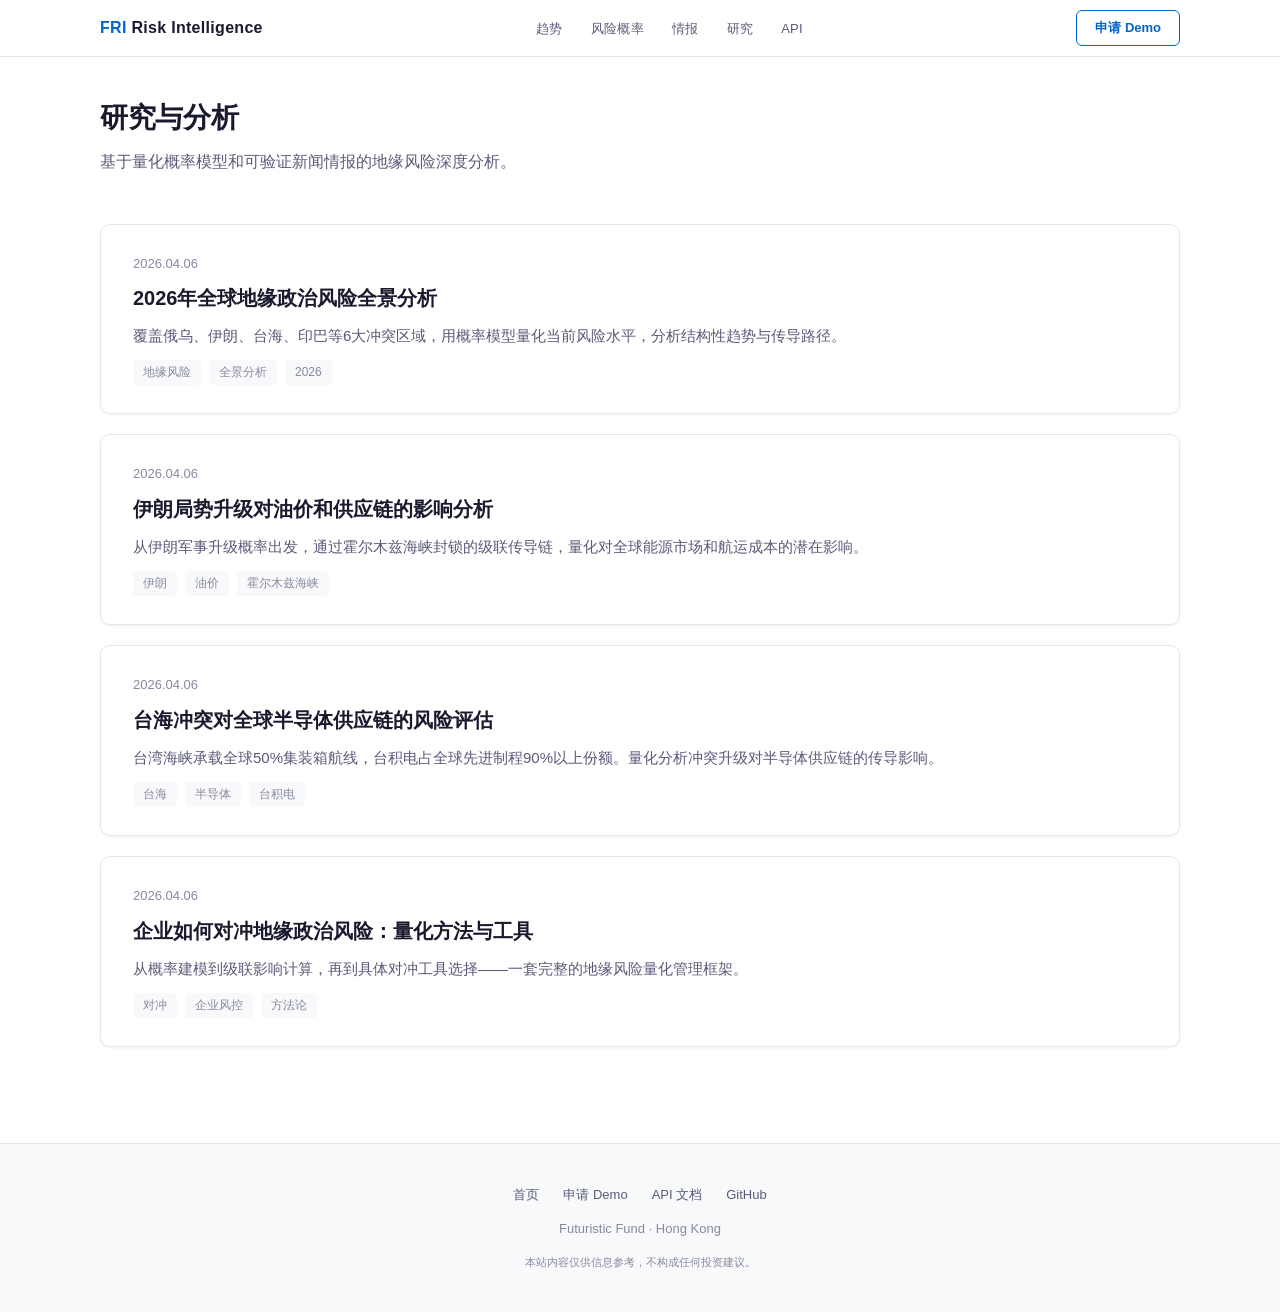
<file: blog/index.html>
<!DOCTYPE html>
<html lang="zh-CN">
<head>
  <meta charset="UTF-8">
  <link rel="canonical" href="https://futuristicrisks.com/blog/">
  <meta name="viewport" content="width=device-width, initial-scale=1.0">
  <title>研究与分析 — Futuristic Risk Intelligence</title>
  <meta name="description" content="地缘政治风险深度分析、宏观风险研究、对冲方法论。基于量化概率模型和可验证新闻情报的专业分析。">
  <meta name="keywords" content="地缘政治风险分析,宏观风险研究,地缘冲突分析,风险对冲,供应链风险">
  <link rel="stylesheet" href="../css/style.css">
  <style>
    .blog-list { padding-top: 100px; }
    .blog-grid { display: grid; grid-template-columns: 1fr; gap: 20px; margin-top: 40px; }
    .blog-card {
      display: block;
      background: var(--bg-card);
      border: 1px solid var(--border);
      border-radius: 10px;
      padding: 28px 32px;
      box-shadow: var(--shadow);
      transition: box-shadow .2s;
      text-decoration: none;
    }
    .blog-card:hover { box-shadow: var(--shadow-lg); text-decoration: none; }
    .blog-card-date { font-size: 13px; color: var(--text-light); margin-bottom: 6px; }
    .blog-card h2 { font-size: 20px; font-weight: 700; color: var(--text); margin-bottom: 8px; }
    .blog-card p { font-size: 15px; color: var(--text-muted); line-height: 1.6; }
    .blog-card-tags { display: flex; gap: 8px; margin-top: 12px; }
    .blog-tag { font-size: 12px; padding: 2px 10px; border-radius: 4px; background: var(--bg-alt); color: var(--text-light); }
  </style>
</head>
<body>

<nav class="nav">
  <div class="nav-inner">
    <a href="../index.html" class="nav-brand"><span>FRI</span> Risk Intelligence</a>
    <ul class="nav-links">
      <li><a href="../index.html#trends">趋势</a></li>
      <li><a href="../index.html#dashboard">风险概率</a></li>
      <li><a href="../index.html#news">情报</a></li>
      <li><a href="index.html">研究</a></li>
      <li><a href="../api-docs.html">API</a></li>
    </ul>
    <a href="../demo.html" class="nav-cta">申请 Demo</a>
  </div>
</nav>

<section class="blog-list">
  <div class="container">
    <h1 class="section-title">研究与分析</h1>
    <div class="section-subtitle">基于量化概率模型和可验证新闻情报的地缘风险深度分析。</div>

    <div class="blog-grid">
      <a href="geopolitical-risk-2026.html" class="blog-card">
        <div class="blog-card-date">2026.04.06</div>
        <h2>2026年全球地缘政治风险全景分析</h2>
        <p>覆盖俄乌、伊朗、台海、印巴等6大冲突区域，用概率模型量化当前风险水平，分析结构性趋势与传导路径。</p>
        <div class="blog-card-tags">
          <span class="blog-tag">地缘风险</span>
          <span class="blog-tag">全景分析</span>
          <span class="blog-tag">2026</span>
        </div>
      </a>

      <a href="iran-oil-impact.html" class="blog-card">
        <div class="blog-card-date">2026.04.06</div>
        <h2>伊朗局势升级对油价和供应链的影响分析</h2>
        <p>从伊朗军事升级概率出发，通过霍尔木兹海峡封锁的级联传导链，量化对全球能源市场和航运成本的潜在影响。</p>
        <div class="blog-card-tags">
          <span class="blog-tag">伊朗</span>
          <span class="blog-tag">油价</span>
          <span class="blog-tag">霍尔木兹海峡</span>
        </div>
      </a>

      <a href="taiwan-semiconductor-risk.html" class="blog-card">
        <div class="blog-card-date">2026.04.06</div>
        <h2>台海冲突对全球半导体供应链的风险评估</h2>
        <p>台湾海峡承载全球50%集装箱航线，台积电占全球先进制程90%以上份额。量化分析冲突升级对半导体供应链的传导影响。</p>
        <div class="blog-card-tags">
          <span class="blog-tag">台海</span>
          <span class="blog-tag">半导体</span>
          <span class="blog-tag">台积电</span>
        </div>
      </a>

      <a href="how-to-hedge-geopolitical-risk.html" class="blog-card">
        <div class="blog-card-date">2026.04.06</div>
        <h2>企业如何对冲地缘政治风险：量化方法与工具</h2>
        <p>从概率建模到级联影响计算，再到具体对冲工具选择——一套完整的地缘风险量化管理框架。</p>
        <div class="blog-card-tags">
          <span class="blog-tag">对冲</span>
          <span class="blog-tag">企业风控</span>
          <span class="blog-tag">方法论</span>
        </div>
      </a>
    </div>
  </div>
</section>

<footer class="footer">
  <div class="footer-links">
    <a href="../index.html">首页</a>
    <a href="../demo.html">申请 Demo</a>
    <a href="../api-docs.html">API 文档</a>
    <a href="https://github.com/cct15/war-dashboard-data" target="_blank">GitHub</a>
  </div>
  <div>Futuristic Fund · Hong Kong</div>
  <div class="footer-disclaimer">本站内容仅供信息参考，不构成任何投资建议。</div>
</footer>

</body>
</html>
</file>
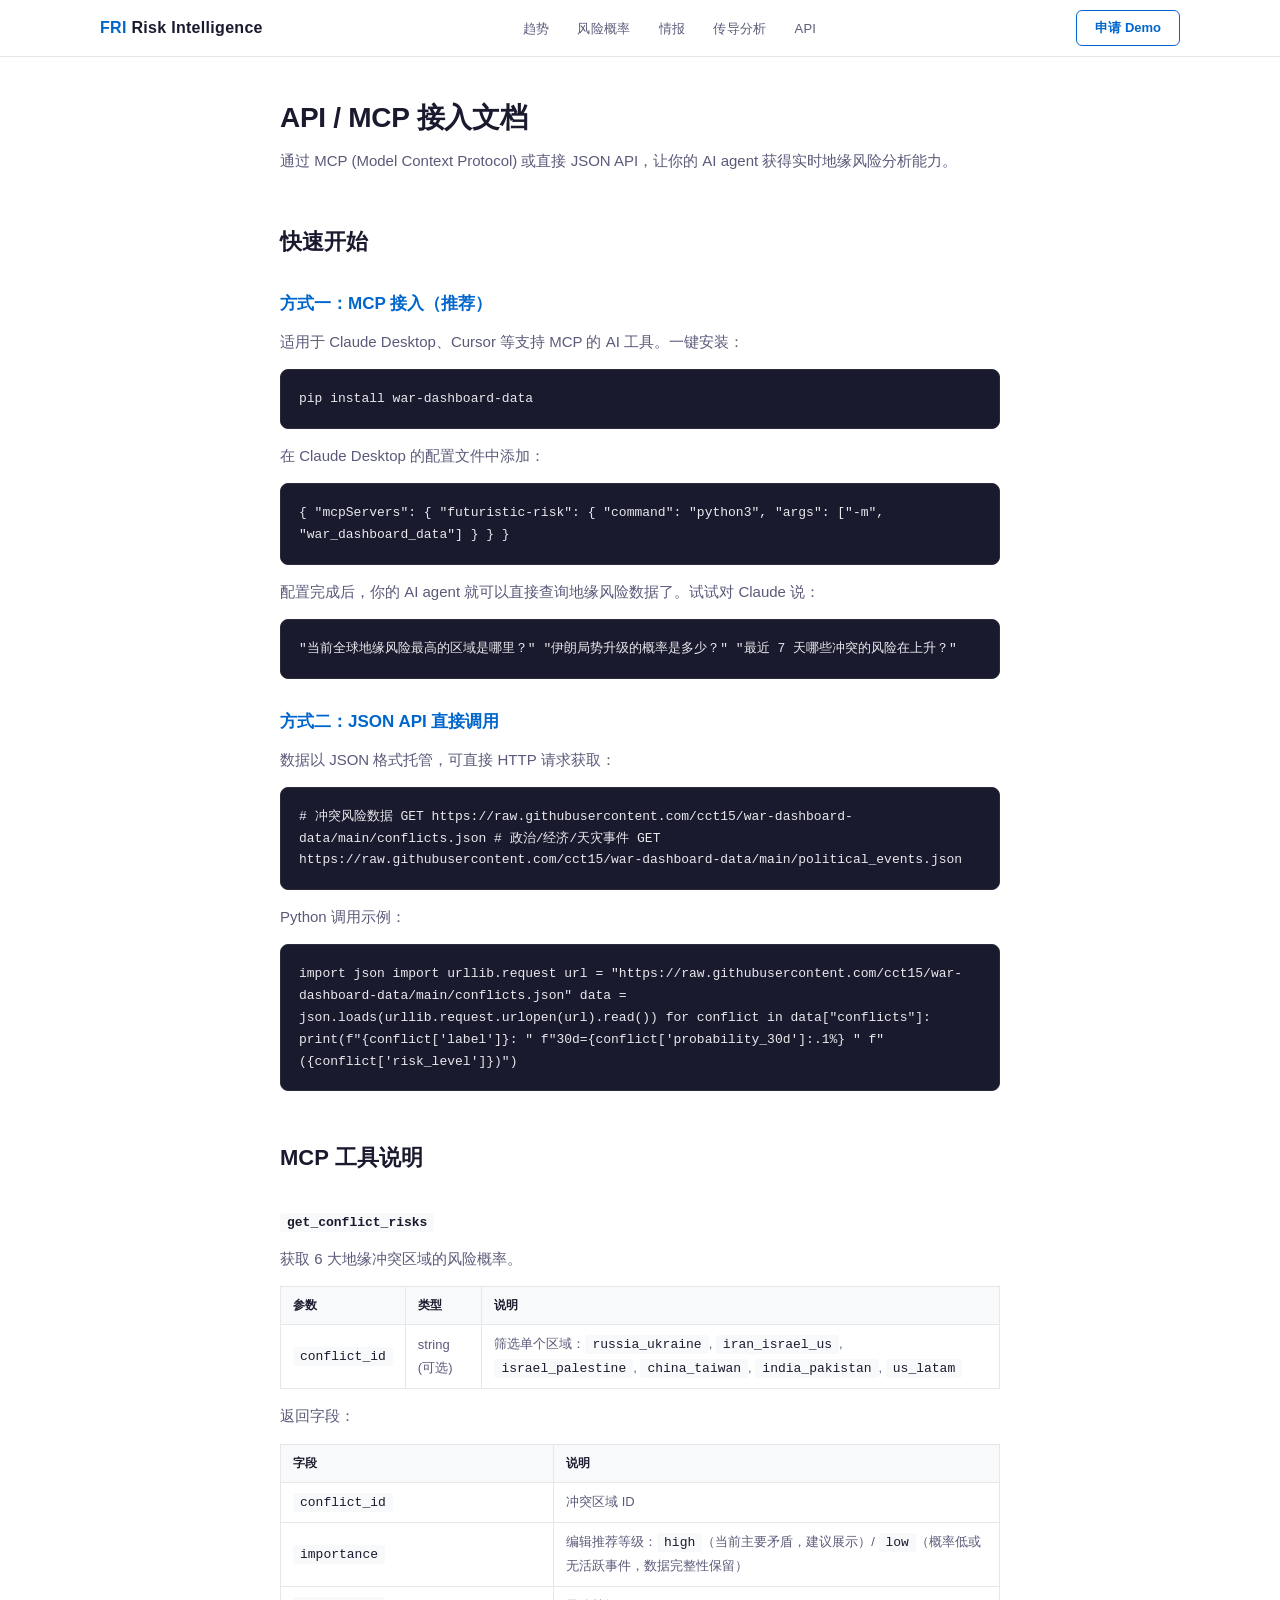
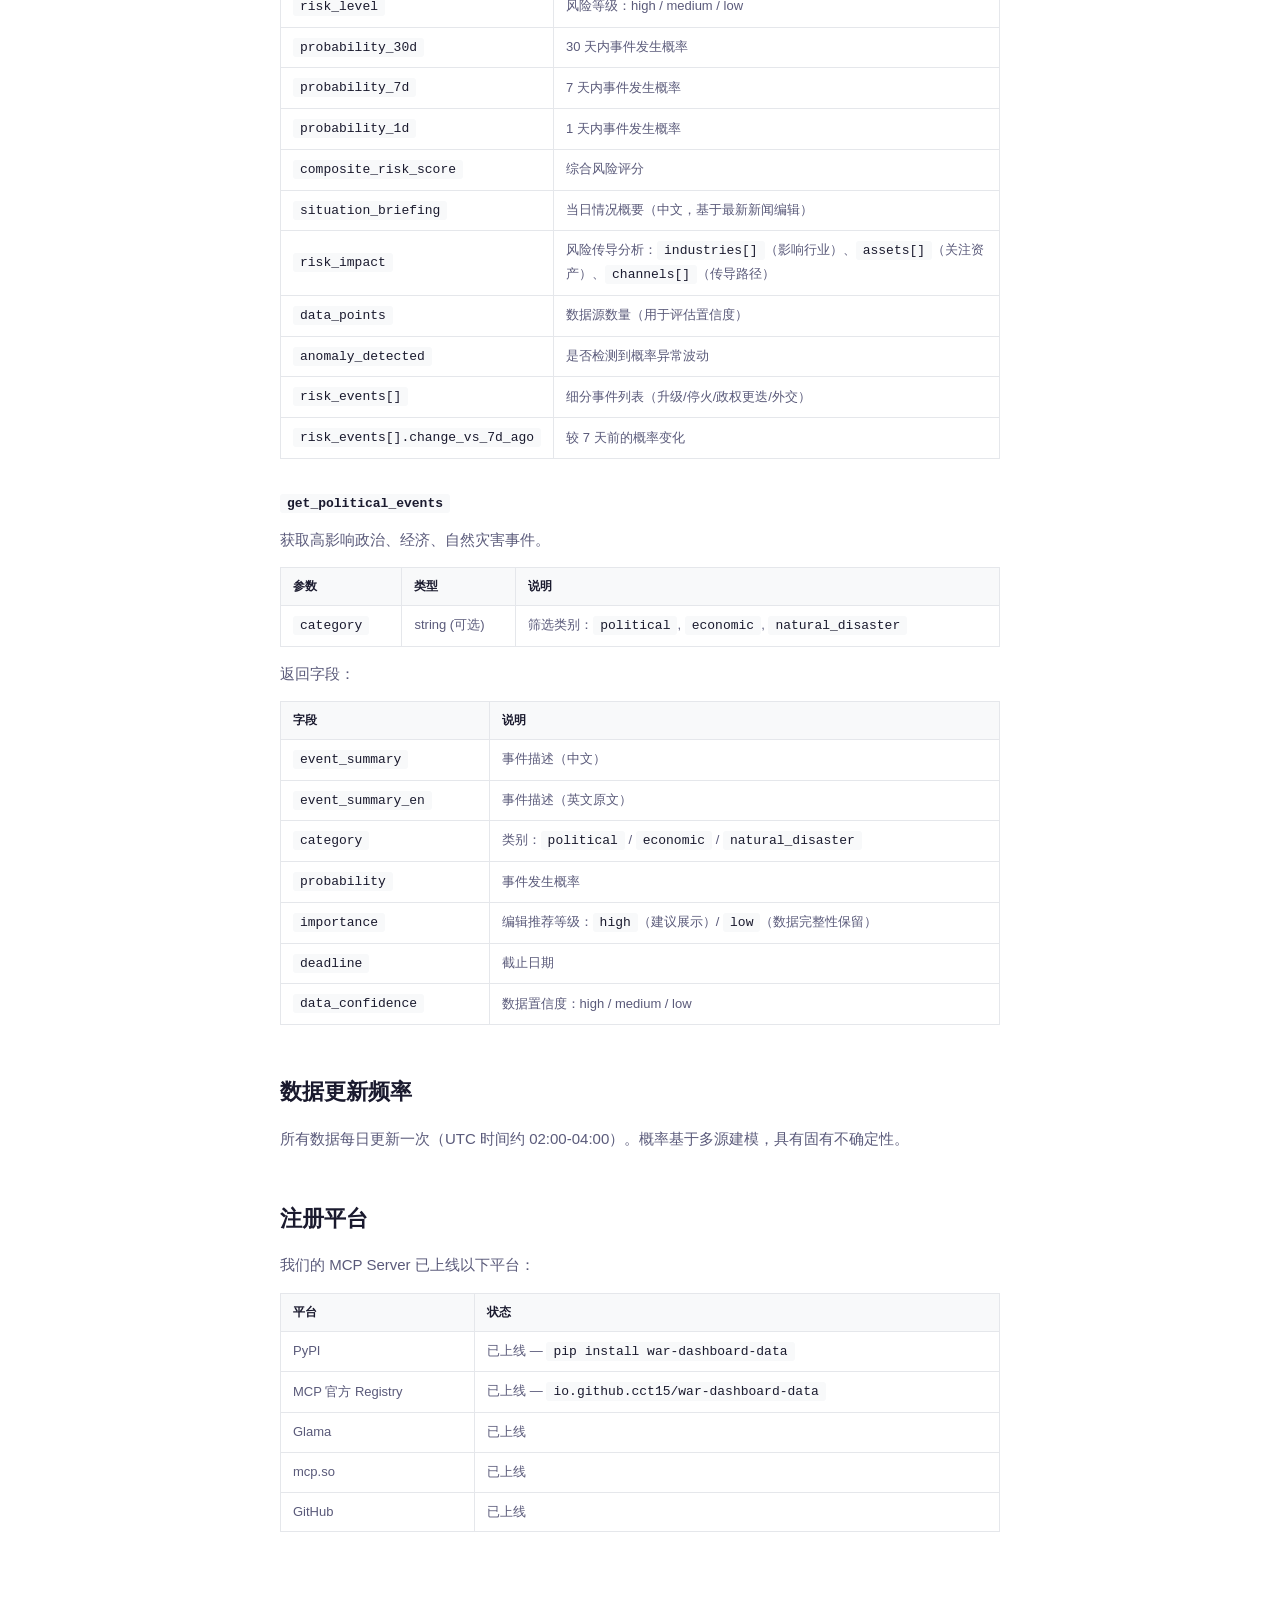
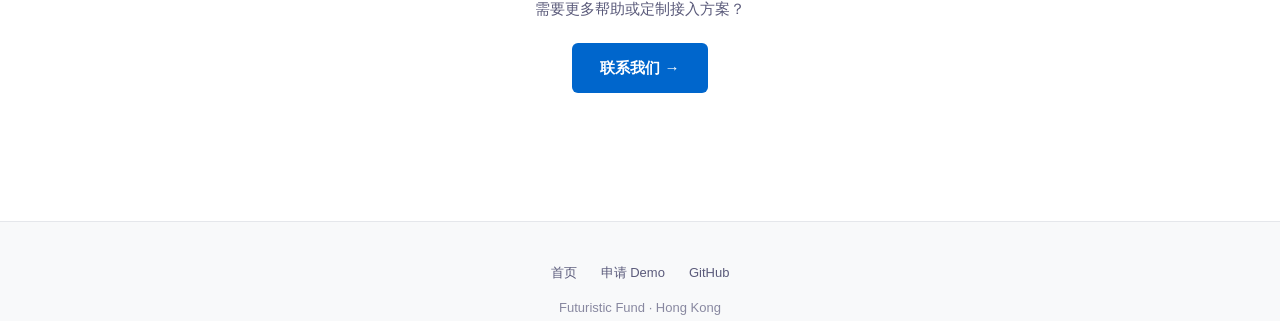
<file: api-docs.html>
<!DOCTYPE html>
<html lang="zh-CN">
<head>
  <meta charset="UTF-8">
  <link rel="canonical" href="https://futuristicrisks.com/api-docs.html">
  <meta name="viewport" content="width=device-width, initial-scale=1.0">
  <title>API 文档 — Futuristic Risk Intelligence</title>
  <meta name="description" content="Futuristic Risk Intelligence MCP/API 接入文档。一键让你的 AI agent 获得地缘风险分析能力。">
  <link rel="stylesheet" href="css/style.css">
</head>
<body>

<nav class="nav">
  <div class="nav-inner">
    <a href="index.html" class="nav-brand"><span>FRI</span> Risk Intelligence</a>
    <ul class="nav-links">
      <li><a href="index.html#trends">趋势</a></li>
      <li><a href="index.html#dashboard">风险概率</a></li>
      <li><a href="index.html#news">情报</a></li>
      <li><a href="index.html#cascade">传导分析</a></li>
      <li><a href="api-docs.html">API</a></li>
    </ul>
    <a href="demo.html" class="nav-cta">申请 Demo</a>
  </div>
</nav>

<section class="docs-page">
  <div class="container docs-content">

    <h1 class="section-title">API / MCP 接入文档</h1>
    <p>通过 MCP (Model Context Protocol) 或直接 JSON API，让你的 AI agent 获得实时地缘风险分析能力。</p>

    <!-- Quick Start -->
    <h2>快速开始</h2>

    <h3>方式一：MCP 接入（推荐）</h3>
    <p>适用于 Claude Desktop、Cursor 等支持 MCP 的 AI 工具。一键安装：</p>
    <div class="code-block"><code>pip install war-dashboard-data</code></div>

    <p>在 Claude Desktop 的配置文件中添加：</p>
    <div class="code-block"><code>{
  "mcpServers": {
    "futuristic-risk": {
      "command": "python3",
      "args": ["-m", "war_dashboard_data"]
    }
  }
}</code></div>

    <p>配置完成后，你的 AI agent 就可以直接查询地缘风险数据了。试试对 Claude 说：</p>
    <div class="code-block"><code>"当前全球地缘风险最高的区域是哪里？"
"伊朗局势升级的概率是多少？"
"最近 7 天哪些冲突的风险在上升？"</code></div>

    <h3>方式二：JSON API 直接调用</h3>
    <p>数据以 JSON 格式托管，可直接 HTTP 请求获取：</p>
    <div class="code-block"><code># 冲突风险数据
GET https://raw.githubusercontent.com/cct15/war-dashboard-data/main/conflicts.json

# 政治/经济/天灾事件
GET https://raw.githubusercontent.com/cct15/war-dashboard-data/main/political_events.json</code></div>

    <p>Python 调用示例：</p>
    <div class="code-block"><code>import json
import urllib.request

url = "https://raw.githubusercontent.com/cct15/war-dashboard-data/main/conflicts.json"
data = json.loads(urllib.request.urlopen(url).read())

for conflict in data["conflicts"]:
    print(f"{conflict['label']}: "
          f"30d={conflict['probability_30d']:.1%} "
          f"({conflict['risk_level']})")</code></div>

    <!-- Tools -->
    <h2>MCP 工具说明</h2>

    <h3><code>get_conflict_risks</code></h3>
    <p>获取 6 大地缘冲突区域的风险概率。</p>
    <table class="schema-table">
      <tr><th>参数</th><th>类型</th><th>说明</th></tr>
      <tr><td><code>conflict_id</code></td><td>string (可选)</td><td>筛选单个区域：<code>russia_ukraine</code>, <code>iran_israel_us</code>, <code>israel_palestine</code>, <code>china_taiwan</code>, <code>india_pakistan</code>, <code>us_latam</code></td></tr>
    </table>
    <p>返回字段：</p>
    <table class="schema-table">
      <tr><th>字段</th><th>说明</th></tr>
      <tr><td><code>conflict_id</code></td><td>冲突区域 ID</td></tr>
      <tr><td><code>importance</code></td><td>编辑推荐等级：<code>high</code>（当前主要矛盾，建议展示）/ <code>low</code>（概率低或无活跃事件，数据完整性保留）</td></tr>
      <tr><td><code>risk_level</code></td><td>风险等级：high / medium / low</td></tr>
      <tr><td><code>probability_30d</code></td><td>30 天内事件发生概率</td></tr>
      <tr><td><code>probability_7d</code></td><td>7 天内事件发生概率</td></tr>
      <tr><td><code>probability_1d</code></td><td>1 天内事件发生概率</td></tr>
      <tr><td><code>composite_risk_score</code></td><td>综合风险评分</td></tr>
      <tr><td><code>situation_briefing</code></td><td>当日情况概要（中文，基于最新新闻编辑）</td></tr>
      <tr><td><code>risk_impact</code></td><td>风险传导分析：<code>industries[]</code>（影响行业）、<code>assets[]</code>（关注资产）、<code>channels[]</code>（传导路径）</td></tr>
      <tr><td><code>data_points</code></td><td>数据源数量（用于评估置信度）</td></tr>
      <tr><td><code>anomaly_detected</code></td><td>是否检测到概率异常波动</td></tr>
      <tr><td><code>risk_events[]</code></td><td>细分事件列表（升级/停火/政权更迭/外交）</td></tr>
      <tr><td><code>risk_events[].change_vs_7d_ago</code></td><td>较 7 天前的概率变化</td></tr>
    </table>

    <h3><code>get_political_events</code></h3>
    <p>获取高影响政治、经济、自然灾害事件。</p>
    <table class="schema-table">
      <tr><th>参数</th><th>类型</th><th>说明</th></tr>
      <tr><td><code>category</code></td><td>string (可选)</td><td>筛选类别：<code>political</code>, <code>economic</code>, <code>natural_disaster</code></td></tr>
    </table>
    <p>返回字段：</p>
    <table class="schema-table">
      <tr><th>字段</th><th>说明</th></tr>
      <tr><td><code>event_summary</code></td><td>事件描述（中文）</td></tr>
      <tr><td><code>event_summary_en</code></td><td>事件描述（英文原文）</td></tr>
      <tr><td><code>category</code></td><td>类别：<code>political</code> / <code>economic</code> / <code>natural_disaster</code></td></tr>
      <tr><td><code>probability</code></td><td>事件发生概率</td></tr>
      <tr><td><code>importance</code></td><td>编辑推荐等级：<code>high</code>（建议展示）/ <code>low</code>（数据完整性保留）</td></tr>
      <tr><td><code>deadline</code></td><td>截止日期</td></tr>
      <tr><td><code>data_confidence</code></td><td>数据置信度：high / medium / low</td></tr>
    </table>

    <!-- Data Schema -->
    <h2>数据更新频率</h2>
    <p>所有数据每日更新一次（UTC 时间约 02:00-04:00）。概率基于多源建模，具有固有不确定性。</p>

    <h2>注册平台</h2>
    <p>我们的 MCP Server 已上线以下平台：</p>
    <table class="schema-table">
      <tr><th>平台</th><th>状态</th></tr>
      <tr><td>PyPI</td><td>已上线 — <code>pip install war-dashboard-data</code></td></tr>
      <tr><td>MCP 官方 Registry</td><td>已上线 — <code>io.github.cct15/war-dashboard-data</code></td></tr>
      <tr><td>Glama</td><td>已上线</td></tr>
      <tr><td>mcp.so</td><td>已上线</td></tr>
      <tr><td>GitHub</td><td>已上线</td></tr>
    </table>

    <div style="text-align:center; margin:64px 0 32px;">
      <p style="color:var(--text-muted); margin-bottom:20px;">需要更多帮助或定制接入方案？</p>
      <a href="demo.html" class="hero-cta">联系我们 →</a>
    </div>

  </div>
</section>

<footer class="footer">
  <div class="footer-links">
    <a href="index.html">首页</a>
    <a href="demo.html">申请 Demo</a>
    <a href="https://github.com/cct15/war-dashboard-data" target="_blank">GitHub</a>
  </div>
  <div>Futuristic Fund · Hong Kong</div>
</footer>

</body>
</html>
</file>
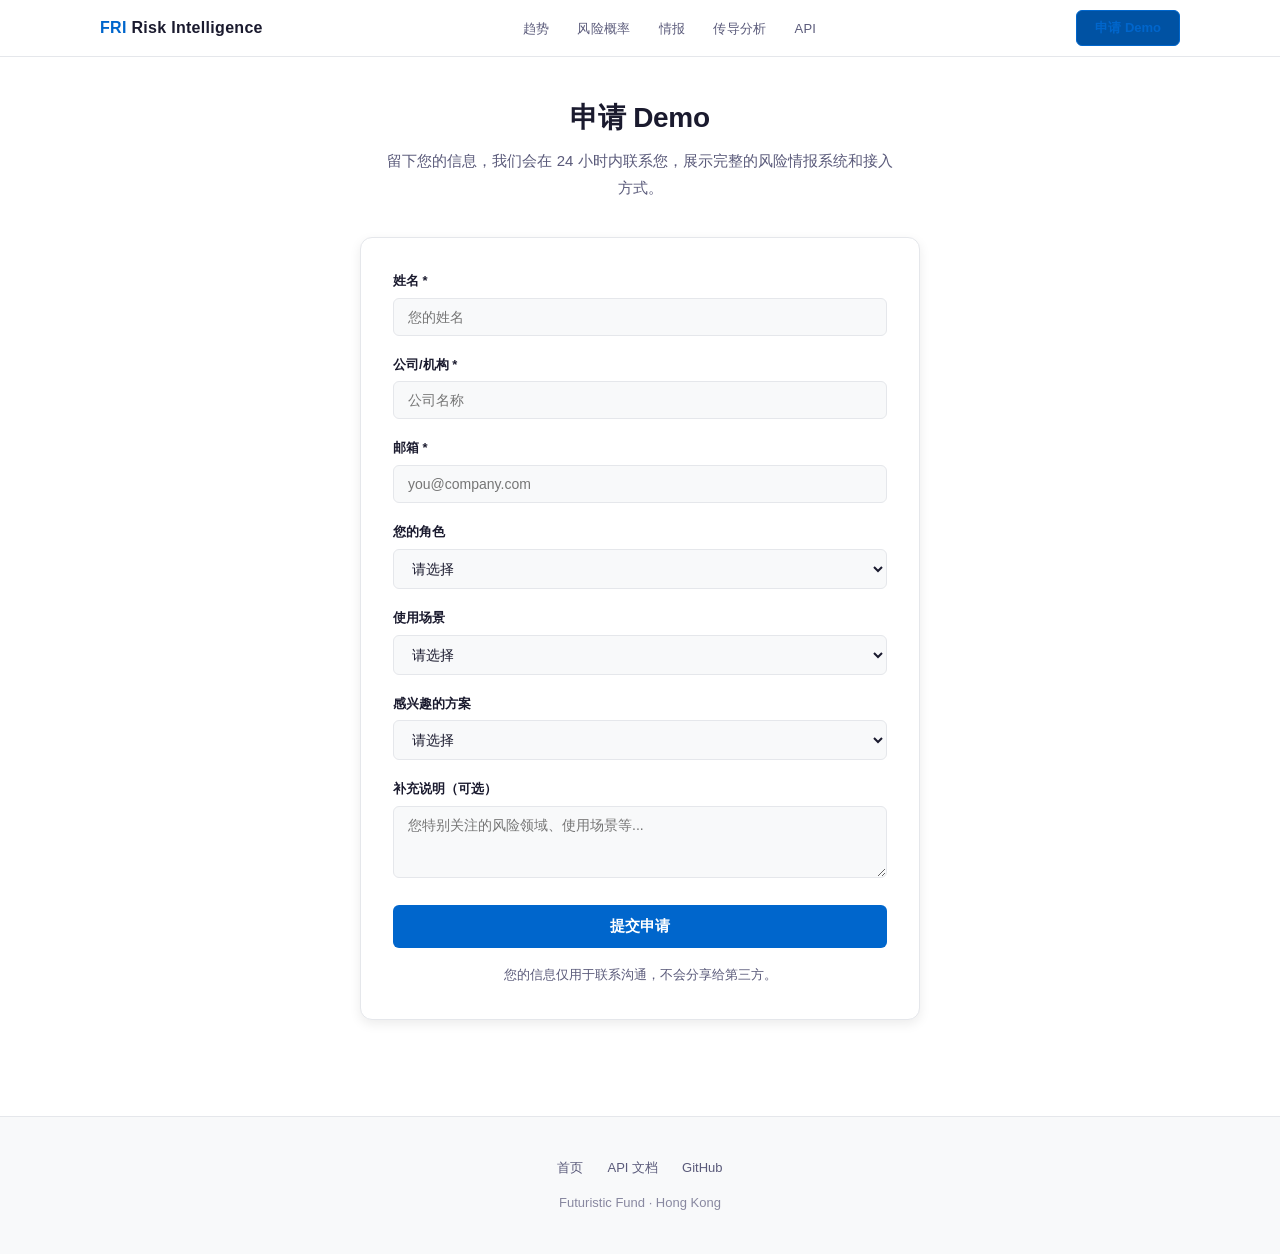
<file: demo.html>
<!DOCTYPE html>
<html lang="zh-CN">
<head>
  <meta charset="UTF-8">
  <link rel="canonical" href="https://futuristicrisks.com/demo.html">
  <meta name="viewport" content="width=device-width, initial-scale=1.0">
  <title>申请 Demo — Futuristic Risk Intelligence</title>
  <meta name="description" content="申请 Futuristic Risk Intelligence Demo，了解如何用量化概率+AI监控地缘风险。">
  <link rel="stylesheet" href="css/style.css">
</head>
<body>

<nav class="nav">
  <div class="nav-inner">
    <a href="index.html" class="nav-brand"><span>FRI</span> Risk Intelligence</a>
    <ul class="nav-links">
      <li><a href="index.html#trends">趋势</a></li>
      <li><a href="index.html#dashboard">风险概率</a></li>
      <li><a href="index.html#news">情报</a></li>
      <li><a href="index.html#cascade">传导分析</a></li>
      <li><a href="api-docs.html">API</a></li>
    </ul>
    <a href="demo.html" class="nav-cta" style="background:var(--accent-hover);">申请 Demo</a>
  </div>
</nav>

<section class="demo-page">
  <div class="container">
    <div class="demo-intro">
      <h1 class="section-title" style="text-align:center;">申请 Demo</h1>
      <p>留下您的信息，我们会在 24 小时内联系您，展示完整的风险情报系统和接入方式。</p>
    </div>

    <div class="tally-embed">
      <!--
        替换说明：在 Tally.so 创建表单后，将下面的 form 替换为：
        <iframe data-tally-src="https://tally.so/embed/YOUR_FORM_ID?alignLeft=1&hideTitle=1&transparentBackground=1&dynamicHeight=1"
                loading="lazy" width="100%" height="500" frameborder="0" marginheight="0" marginwidth="0"
                title="申请 Demo"></iframe>
        <script>var d=document,w="https://tally.so/widgets/embed.js",v=function(){"undefined"!=typeof Tally?Tally.loadEmbeds():d.querySelectorAll("iframe[data-tally-src]:not([src])").forEach((function(e){e.src=e.dataset.tallySrc}))};if("undefined"!=typeof Tally)v();else if(d.querySelector('script[src="'+w+'"]')==null){var s=d.createElement("script");s.src=w;s.onload=v;s.onerror=v;d.body.appendChild(s)}</script>
      -->

      <!-- Fallback form (before Tally setup) -->
      <form id="demo-form" action="https://formspree.io/f/xeepvrea" method="POST">
        <div class="form-group">
          <label for="name">姓名 *</label>
          <input type="text" id="name" name="name" required placeholder="您的姓名">
        </div>
        <div class="form-group">
          <label for="company">公司/机构 *</label>
          <input type="text" id="company" name="company" required placeholder="公司名称">
        </div>
        <div class="form-group">
          <label for="email">邮箱 *</label>
          <input type="email" id="email" name="email" required placeholder="you@company.com">
        </div>
        <div class="form-group">
          <label for="role">您的角色</label>
          <select id="role" name="role">
            <option value="">请选择</option>
            <option value="fund_manager">基金经理 / 投资总监</option>
            <option value="risk_control">风控 / 合规</option>
            <option value="research">研究分析师</option>
            <option value="cio">CIO / CTO</option>
            <option value="trade">外贸 / 进出口企业</option>
            <option value="supply_chain">供应链管理</option>
            <option value="strategy">企业战略 / 风险顾问</option>
            <option value="insurance">保险 / 再保险</option>
            <option value="media">媒体 / 智库</option>
            <option value="other">其他</option>
          </select>
        </div>
        <div class="form-group">
          <label for="usecase">使用场景</label>
          <select id="usecase" name="usecase">
            <option value="">请选择</option>
            <option value="macro_risk">宏观风控</option>
            <option value="geo_monitoring">地缘风险监控</option>
            <option value="agent_integration">AI agent 接入</option>
            <option value="trade_compliance">进出口 / 贸易合规风控</option>
            <option value="supply_chain">供应链中断预警</option>
            <option value="insurance">保险定价 / 承保评估</option>
            <option value="consulting_alt">咨询替代</option>
            <option value="custom_report">定制风险报告</option>
            <option value="other">其他</option>
          </select>
        </div>
        <div class="form-group">
          <label for="plan">感兴趣的方案</label>
          <select id="plan" name="plan">
            <option value="">请选择</option>
            <option value="free">Free API / MCP（免费）</option>
            <option value="standard">Standard — $1000/月</option>
            <option value="enterprise">Enterprise — 定制报价（联系我们确定）</option>
            <option value="custom">定制服务（报告/对冲）</option>
            <option value="explore">先了解一下</option>
          </select>
        </div>
        <div class="form-group">
          <label for="notes">补充说明（可选）</label>
          <textarea id="notes" name="notes" placeholder="您特别关注的风险领域、使用场景等..."></textarea>
        </div>
        <button type="submit" class="form-submit">提交申请</button>
      </form>
      <p style="color:var(--text-muted); font-size:13px; text-align:center; margin-top:16px;">
        您的信息仅用于联系沟通，不会分享给第三方。
      </p>
    </div>
  </div>
</section>

<footer class="footer">
  <div class="footer-links">
    <a href="index.html">首页</a>
    <a href="api-docs.html">API 文档</a>
    <a href="https://github.com/cct15/war-dashboard-data" target="_blank">GitHub</a>
  </div>
  <div>Futuristic Fund · Hong Kong</div>
</footer>

</body>
</html>
</file>
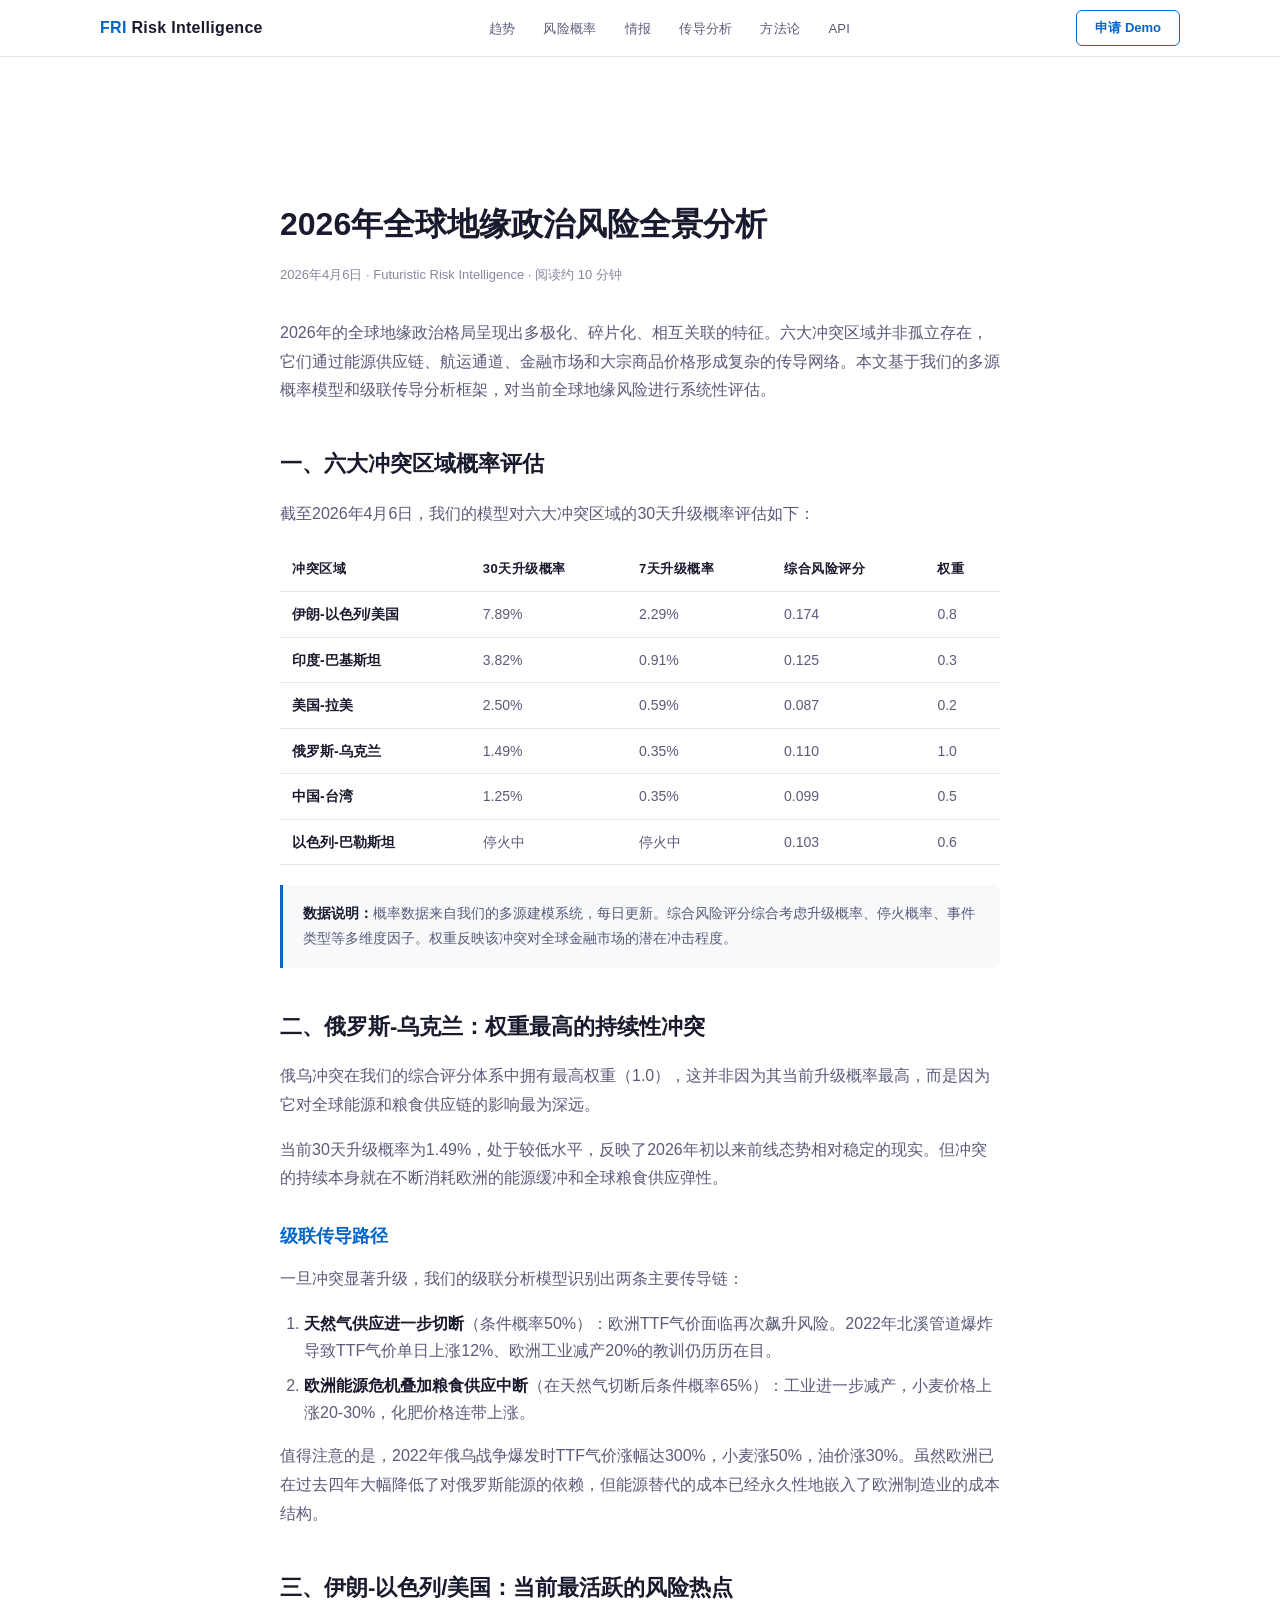
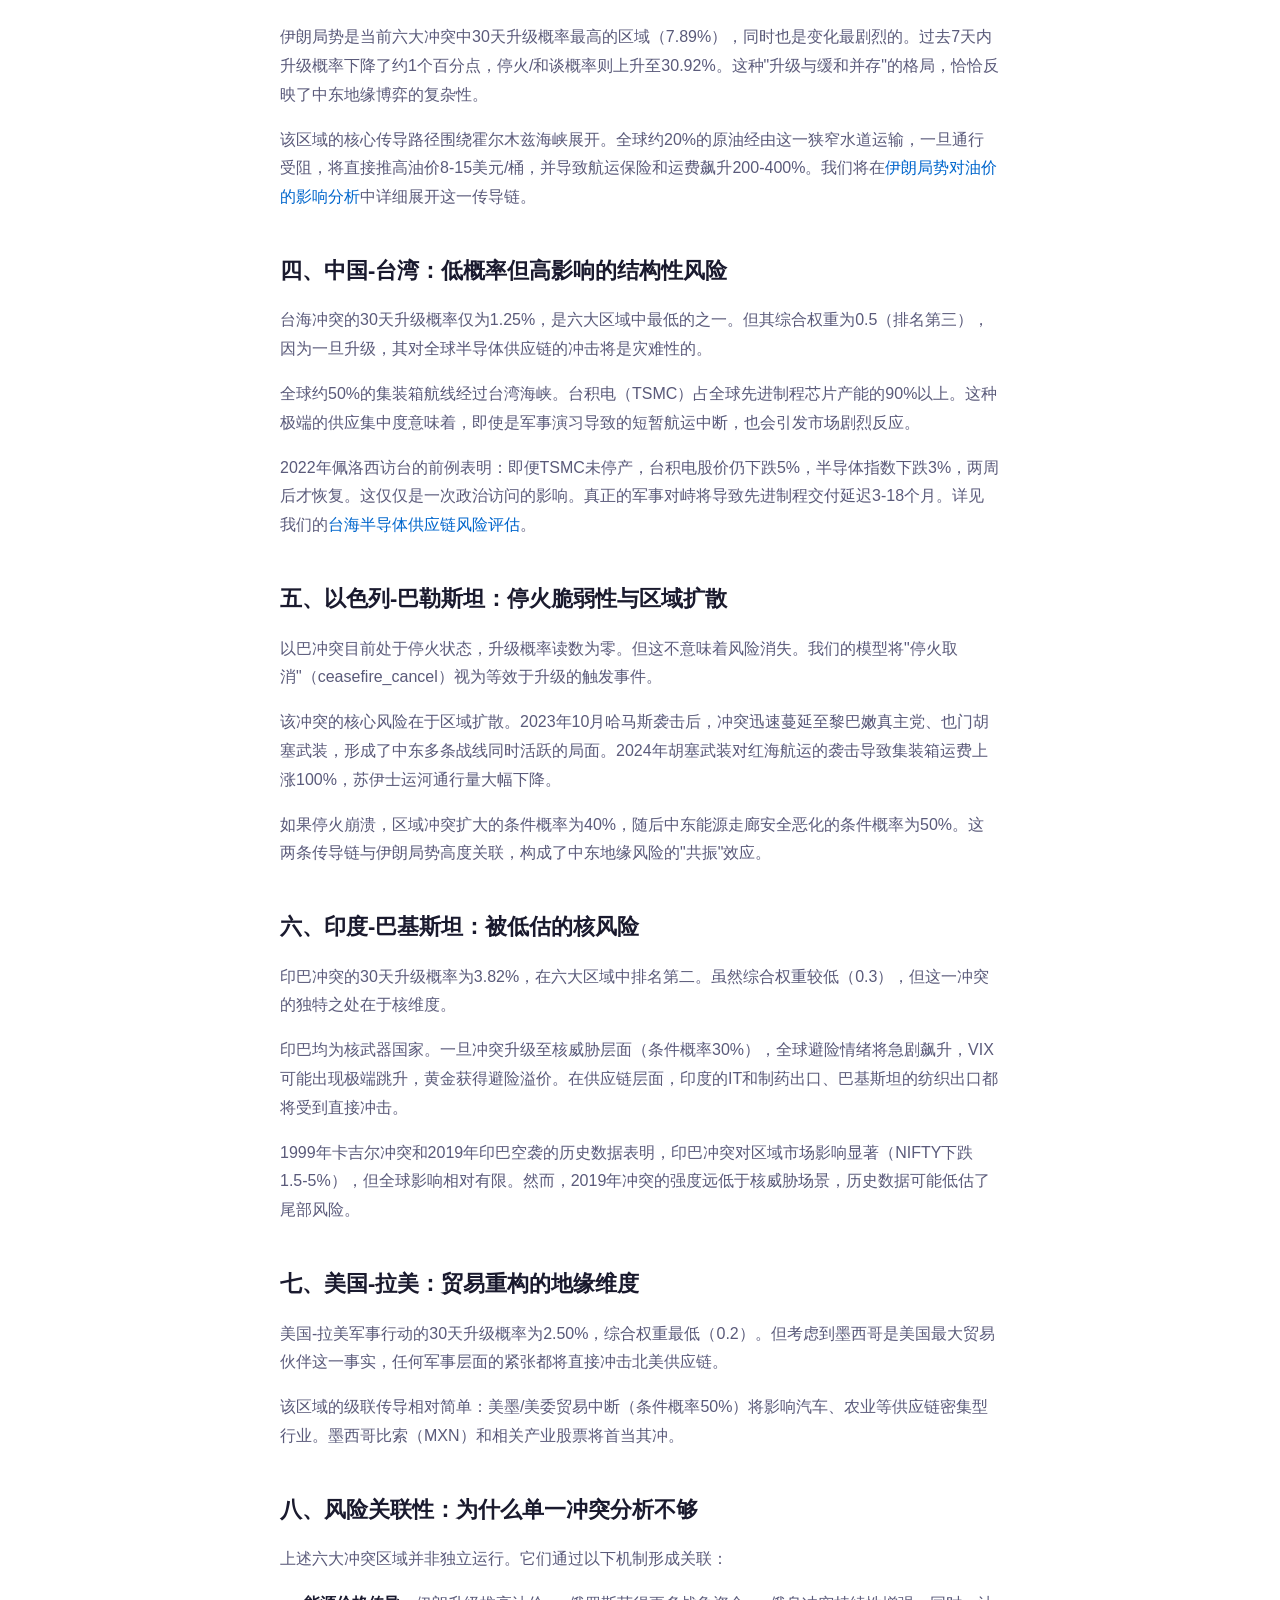
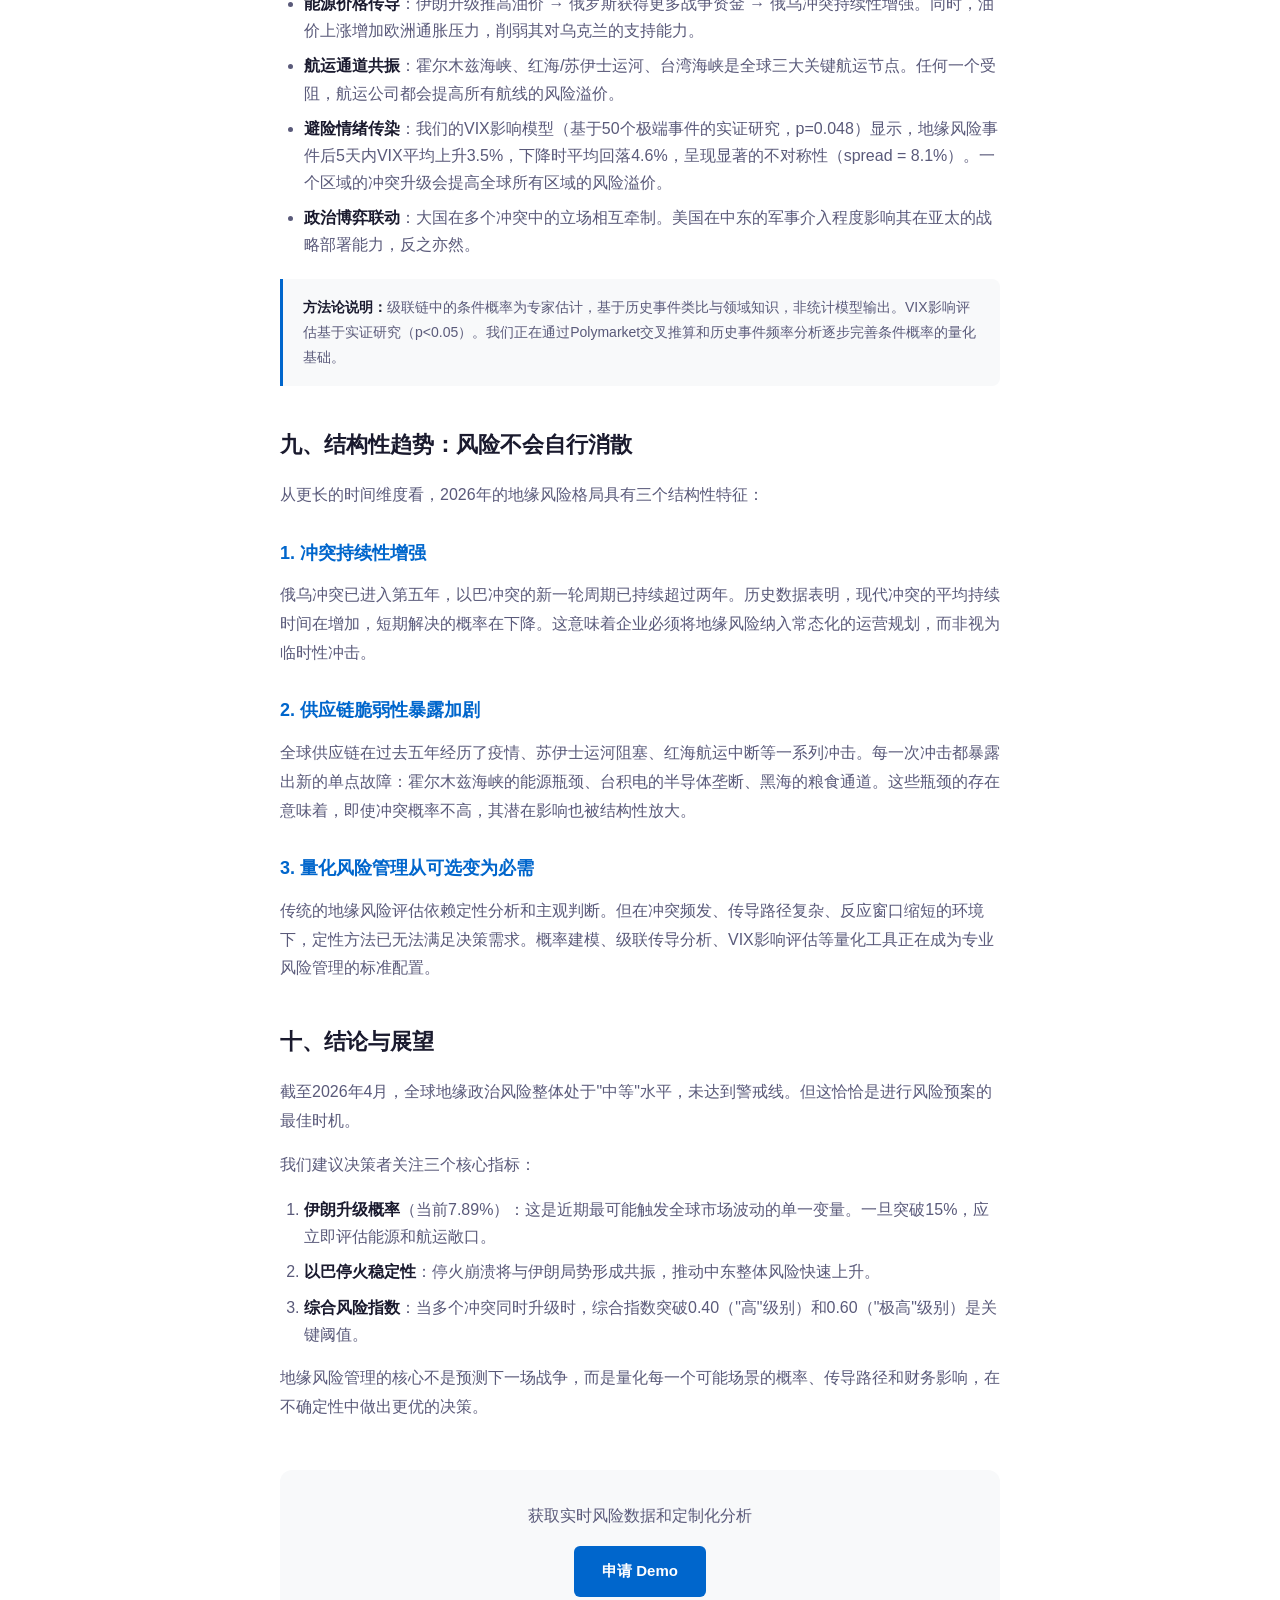
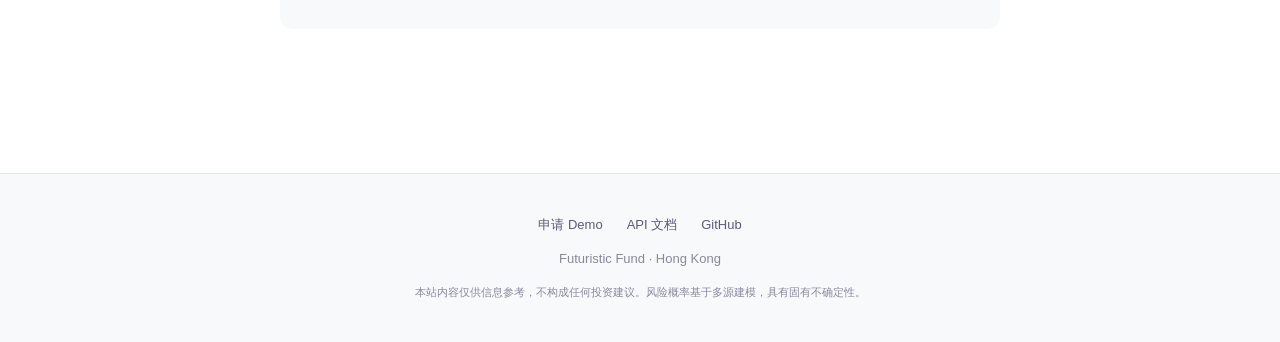
<file: blog/geopolitical-risk-2026.html>
<!DOCTYPE html>
<html lang="zh-CN">
<head>
  <meta charset="UTF-8">
  <link rel="canonical" href="https://futuristicrisks.com/blog/geopolitical-risk-2026.html">
  <meta name="viewport" content="width=device-width, initial-scale=1.0">
  <title>2026年全球地缘政治风险全景分析 — Futuristic Risk Intelligence</title>
  <meta name="description" content="深度分析2026年全球六大地缘政治风险区域：俄乌、伊朗、台海、以巴、印巴、美拉。基于概率模型与级联传导分析，揭示风险之间的结构性关联。">
  <meta name="keywords" content="地缘政治风险, 地缘冲突, 全球风险, 2026地缘风险, 宏观风险分析, 地缘风险量化">

  <meta property="og:title" content="2026年全球地缘政治风险全景分析">
  <meta property="og:description" content="基于概率模型的六大冲突区域风险评估与级联传导分析">
  <meta property="og:type" content="article">
  <meta name="twitter:card" content="summary_large_image">

  <link rel="stylesheet" href="../css/style.css">

  <script type="application/ld+json">
  {
    "@context": "https://schema.org",
    "@type": "Article",
    "headline": "2026年全球地缘政治风险全景分析",
    "description": "深度分析2026年全球六大地缘政治风险区域，基于概率模型与级联传导分析揭示风险之间的结构性关联。",
    "author": {
      "@type": "Organization",
      "name": "Futuristic Risk Intelligence"
    },
    "publisher": {
      "@type": "Organization",
      "name": "Futuristic Risk Intelligence",
      "url": "https://futuristicrisks.com"
    },
    "datePublished": "2026-04-06",
    "dateModified": "2026-04-06",
    "mainEntityOfPage": {
      "@type": "WebPage",
      "@id": "https://futuristicrisks.com/blog/geopolitical-risk-2026.html"
    },
    "keywords": ["地缘政治风险", "地缘冲突", "全球风险", "2026地缘风险"]
  }
  </script>

  <style>
    .article { max-width: 720px; margin: 0 auto; padding-top: 100px; }
    .article h1 { font-size: 32px; font-weight: 700; margin-bottom: 12px; }
    .article-meta { color: var(--text-light); font-size: 13px; margin-bottom: 32px; }
    .article h2 { font-size: 22px; margin-top: 40px; margin-bottom: 16px; }
    .article h3 { font-size: 18px; margin-top: 28px; margin-bottom: 12px; color: var(--accent); }
    .article p { color: var(--text-muted); margin-bottom: 16px; font-size: 16px; line-height: 1.8; }
    .article ul, .article ol { color: var(--text-muted); margin-bottom: 16px; padding-left: 24px; }
    .article li { margin-bottom: 8px; line-height: 1.7; }
    .article strong { color: var(--text); }
    .article-cta { text-align: center; margin: 48px 0; padding: 32px; background: var(--bg-alt); border-radius: 12px; }
    .article-cta p { color: var(--text-muted); margin-bottom: 16px; }
    .data-table { width: 100%; border-collapse: collapse; margin: 20px 0; font-size: 14px; }
    .data-table th, .data-table td { padding: 10px 12px; text-align: left; border-bottom: 1px solid var(--border); }
    .data-table th { color: var(--text); font-weight: 600; font-size: 13px; text-transform: uppercase; letter-spacing: 0.5px; }
    .data-table td { color: var(--text-muted); }
    .callout { padding: 16px 20px; background: var(--bg-alt); border-left: 3px solid var(--accent); border-radius: 0 8px 8px 0; margin: 20px 0; }
    .callout p { margin-bottom: 0; font-size: 14px; }
  </style>
</head>
<body>

<nav class="nav">
  <div class="nav-inner">
    <a href="../index.html" class="nav-brand"><span>FRI</span> Risk Intelligence</a>
    <ul class="nav-links">
      <li><a href="../index.html#trends">趋势</a></li>
      <li><a href="../index.html#dashboard">风险概率</a></li>
      <li><a href="../index.html#news">情报</a></li>
      <li><a href="../index.html#cascade">传导分析</a></li>
      <li><a href="../index.html#method">方法论</a></li>
      <li><a href="../api-docs.html">API</a></li>
    </ul>
    <a href="../demo.html" class="nav-cta">申请 Demo</a>
  </div>
</nav>

<section>
  <div class="container article">
    <h1>2026年全球地缘政治风险全景分析</h1>
    <div class="article-meta">2026年4月6日 · Futuristic Risk Intelligence · 阅读约 10 分钟</div>

    <p>2026年的全球地缘政治格局呈现出多极化、碎片化、相互关联的特征。六大冲突区域并非孤立存在，它们通过能源供应链、航运通道、金融市场和大宗商品价格形成复杂的传导网络。本文基于我们的多源概率模型和级联传导分析框架，对当前全球地缘风险进行系统性评估。</p>

    <h2>一、六大冲突区域概率评估</h2>

    <p>截至2026年4月6日，我们的模型对六大冲突区域的30天升级概率评估如下：</p>

    <table class="data-table">
      <thead>
        <tr>
          <th>冲突区域</th>
          <th>30天升级概率</th>
          <th>7天升级概率</th>
          <th>综合风险评分</th>
          <th>权重</th>
        </tr>
      </thead>
      <tbody>
        <tr>
          <td><strong>伊朗-以色列/美国</strong></td>
          <td>7.89%</td>
          <td>2.29%</td>
          <td>0.174</td>
          <td>0.8</td>
        </tr>
        <tr>
          <td><strong>印度-巴基斯坦</strong></td>
          <td>3.82%</td>
          <td>0.91%</td>
          <td>0.125</td>
          <td>0.3</td>
        </tr>
        <tr>
          <td><strong>美国-拉美</strong></td>
          <td>2.50%</td>
          <td>0.59%</td>
          <td>0.087</td>
          <td>0.2</td>
        </tr>
        <tr>
          <td><strong>俄罗斯-乌克兰</strong></td>
          <td>1.49%</td>
          <td>0.35%</td>
          <td>0.110</td>
          <td>1.0</td>
        </tr>
        <tr>
          <td><strong>中国-台湾</strong></td>
          <td>1.25%</td>
          <td>0.35%</td>
          <td>0.099</td>
          <td>0.5</td>
        </tr>
        <tr>
          <td><strong>以色列-巴勒斯坦</strong></td>
          <td>停火中</td>
          <td>停火中</td>
          <td>0.103</td>
          <td>0.6</td>
        </tr>
      </tbody>
    </table>

    <div class="callout">
      <p><strong>数据说明：</strong>概率数据来自我们的多源建模系统，每日更新。综合风险评分综合考虑升级概率、停火概率、事件类型等多维度因子。权重反映该冲突对全球金融市场的潜在冲击程度。</p>
    </div>

    <h2>二、俄罗斯-乌克兰：权重最高的持续性冲突</h2>

    <p>俄乌冲突在我们的综合评分体系中拥有最高权重（1.0），这并非因为其当前升级概率最高，而是因为它对全球能源和粮食供应链的影响最为深远。</p>

    <p>当前30天升级概率为1.49%，处于较低水平，反映了2026年初以来前线态势相对稳定的现实。但冲突的持续本身就在不断消耗欧洲的能源缓冲和全球粮食供应弹性。</p>

    <h3>级联传导路径</h3>

    <p>一旦冲突显著升级，我们的级联分析模型识别出两条主要传导链：</p>

    <ol>
      <li><strong>天然气供应进一步切断</strong>（条件概率50%）：欧洲TTF气价面临再次飙升风险。2022年北溪管道爆炸导致TTF气价单日上涨12%、欧洲工业减产20%的教训仍历历在目。</li>
      <li><strong>欧洲能源危机叠加粮食供应中断</strong>（在天然气切断后条件概率65%）：工业进一步减产，小麦价格上涨20-30%，化肥价格连带上涨。</li>
    </ol>

    <p>值得注意的是，2022年俄乌战争爆发时TTF气价涨幅达300%，小麦涨50%，油价涨30%。虽然欧洲已在过去四年大幅降低了对俄罗斯能源的依赖，但能源替代的成本已经永久性地嵌入了欧洲制造业的成本结构。</p>

    <h2>三、伊朗-以色列/美国：当前最活跃的风险热点</h2>

    <p>伊朗局势是当前六大冲突中30天升级概率最高的区域（7.89%），同时也是变化最剧烈的。过去7天内升级概率下降了约1个百分点，停火/和谈概率则上升至30.92%。这种"升级与缓和并存"的格局，恰恰反映了中东地缘博弈的复杂性。</p>

    <p>该区域的核心传导路径围绕霍尔木兹海峡展开。全球约20%的原油经由这一狭窄水道运输，一旦通行受阻，将直接推高油价8-15美元/桶，并导致航运保险和运费飙升200-400%。我们将在<a href="iran-oil-impact.html">伊朗局势对油价的影响分析</a>中详细展开这一传导链。</p>

    <h2>四、中国-台湾：低概率但高影响的结构性风险</h2>

    <p>台海冲突的30天升级概率仅为1.25%，是六大区域中最低的之一。但其综合权重为0.5（排名第三），因为一旦升级，其对全球半导体供应链的冲击将是灾难性的。</p>

    <p>全球约50%的集装箱航线经过台湾海峡。台积电（TSMC）占全球先进制程芯片产能的90%以上。这种极端的供应集中度意味着，即使是军事演习导致的短暂航运中断，也会引发市场剧烈反应。</p>

    <p>2022年佩洛西访台的前例表明：即便TSMC未停产，台积电股价仍下跌5%，半导体指数下跌3%，两周后才恢复。这仅仅是一次政治访问的影响。真正的军事对峙将导致先进制程交付延迟3-18个月。详见我们的<a href="taiwan-semiconductor-risk.html">台海半导体供应链风险评估</a>。</p>

    <h2>五、以色列-巴勒斯坦：停火脆弱性与区域扩散</h2>

    <p>以巴冲突目前处于停火状态，升级概率读数为零。但这不意味着风险消失。我们的模型将"停火取消"（ceasefire_cancel）视为等效于升级的触发事件。</p>

    <p>该冲突的核心风险在于区域扩散。2023年10月哈马斯袭击后，冲突迅速蔓延至黎巴嫩真主党、也门胡塞武装，形成了中东多条战线同时活跃的局面。2024年胡塞武装对红海航运的袭击导致集装箱运费上涨100%，苏伊士运河通行量大幅下降。</p>

    <p>如果停火崩溃，区域冲突扩大的条件概率为40%，随后中东能源走廊安全恶化的条件概率为50%。这两条传导链与伊朗局势高度关联，构成了中东地缘风险的"共振"效应。</p>

    <h2>六、印度-巴基斯坦：被低估的核风险</h2>

    <p>印巴冲突的30天升级概率为3.82%，在六大区域中排名第二。虽然综合权重较低（0.3），但这一冲突的独特之处在于核维度。</p>

    <p>印巴均为核武器国家。一旦冲突升级至核威胁层面（条件概率30%），全球避险情绪将急剧飙升，VIX可能出现极端跳升，黄金获得避险溢价。在供应链层面，印度的IT和制药出口、巴基斯坦的纺织出口都将受到直接冲击。</p>

    <p>1999年卡吉尔冲突和2019年印巴空袭的历史数据表明，印巴冲突对区域市场影响显著（NIFTY下跌1.5-5%），但全球影响相对有限。然而，2019年冲突的强度远低于核威胁场景，历史数据可能低估了尾部风险。</p>

    <h2>七、美国-拉美：贸易重构的地缘维度</h2>

    <p>美国-拉美军事行动的30天升级概率为2.50%，综合权重最低（0.2）。但考虑到墨西哥是美国最大贸易伙伴这一事实，任何军事层面的紧张都将直接冲击北美供应链。</p>

    <p>该区域的级联传导相对简单：美墨/美委贸易中断（条件概率50%）将影响汽车、农业等供应链密集型行业。墨西哥比索（MXN）和相关产业股票将首当其冲。</p>

    <h2>八、风险关联性：为什么单一冲突分析不够</h2>

    <p>上述六大冲突区域并非独立运行。它们通过以下机制形成关联：</p>

    <ul>
      <li><strong>能源价格传导</strong>：伊朗升级推高油价 → 俄罗斯获得更多战争资金 → 俄乌冲突持续性增强。同时，油价上涨增加欧洲通胀压力，削弱其对乌克兰的支持能力。</li>
      <li><strong>航运通道共振</strong>：霍尔木兹海峡、红海/苏伊士运河、台湾海峡是全球三大关键航运节点。任何一个受阻，航运公司都会提高所有航线的风险溢价。</li>
      <li><strong>避险情绪传染</strong>：我们的VIX影响模型（基于50个极端事件的实证研究，p=0.048）显示，地缘风险事件后5天内VIX平均上升3.5%，下降时平均回落4.6%，呈现显著的不对称性（spread = 8.1%）。一个区域的冲突升级会提高全球所有区域的风险溢价。</li>
      <li><strong>政治博弈联动</strong>：大国在多个冲突中的立场相互牵制。美国在中东的军事介入程度影响其在亚太的战略部署能力，反之亦然。</li>
    </ul>

    <div class="callout">
      <p><strong>方法论说明：</strong>级联链中的条件概率为专家估计，基于历史事件类比与领域知识，非统计模型输出。VIX影响评估基于实证研究（p&lt;0.05）。我们正在通过Polymarket交叉推算和历史事件频率分析逐步完善条件概率的量化基础。</p>
    </div>

    <h2>九、结构性趋势：风险不会自行消散</h2>

    <p>从更长的时间维度看，2026年的地缘风险格局具有三个结构性特征：</p>

    <h3>1. 冲突持续性增强</h3>
    <p>俄乌冲突已进入第五年，以巴冲突的新一轮周期已持续超过两年。历史数据表明，现代冲突的平均持续时间在增加，短期解决的概率在下降。这意味着企业必须将地缘风险纳入常态化的运营规划，而非视为临时性冲击。</p>

    <h3>2. 供应链脆弱性暴露加剧</h3>
    <p>全球供应链在过去五年经历了疫情、苏伊士运河阻塞、红海航运中断等一系列冲击。每一次冲击都暴露出新的单点故障：霍尔木兹海峡的能源瓶颈、台积电的半导体垄断、黑海的粮食通道。这些瓶颈的存在意味着，即使冲突概率不高，其潜在影响也被结构性放大。</p>

    <h3>3. 量化风险管理从可选变为必需</h3>
    <p>传统的地缘风险评估依赖定性分析和主观判断。但在冲突频发、传导路径复杂、反应窗口缩短的环境下，定性方法已无法满足决策需求。概率建模、级联传导分析、VIX影响评估等量化工具正在成为专业风险管理的标准配置。</p>

    <h2>十、结论与展望</h2>

    <p>截至2026年4月，全球地缘政治风险整体处于"中等"水平，未达到警戒线。但这恰恰是进行风险预案的最佳时机。</p>

    <p>我们建议决策者关注三个核心指标：</p>

    <ol>
      <li><strong>伊朗升级概率</strong>（当前7.89%）：这是近期最可能触发全球市场波动的单一变量。一旦突破15%，应立即评估能源和航运敞口。</li>
      <li><strong>以巴停火稳定性</strong>：停火崩溃将与伊朗局势形成共振，推动中东整体风险快速上升。</li>
      <li><strong>综合风险指数</strong>：当多个冲突同时升级时，综合指数突破0.40（"高"级别）和0.60（"极高"级别）是关键阈值。</li>
    </ol>

    <p>地缘风险管理的核心不是预测下一场战争，而是量化每一个可能场景的概率、传导路径和财务影响，在不确定性中做出更优的决策。</p>

    <div class="article-cta">
      <p>获取实时风险数据和定制化分析</p>
      <a href="../demo.html" class="hero-cta">申请 Demo</a>
    </div>
  </div>
</section>

<footer class="footer">
  <div class="footer-links">
    <a href="../demo.html">申请 Demo</a>
    <a href="../api-docs.html">API 文档</a>
    <a href="https://github.com/cct15/war-dashboard-data" target="_blank">GitHub</a>
  </div>
  <div>Futuristic Fund · Hong Kong</div>
  <div class="footer-disclaimer">
    本站内容仅供信息参考，不构成任何投资建议。风险概率基于多源建模，具有固有不确定性。
  </div>
</footer>

</body>
</html>
</file>
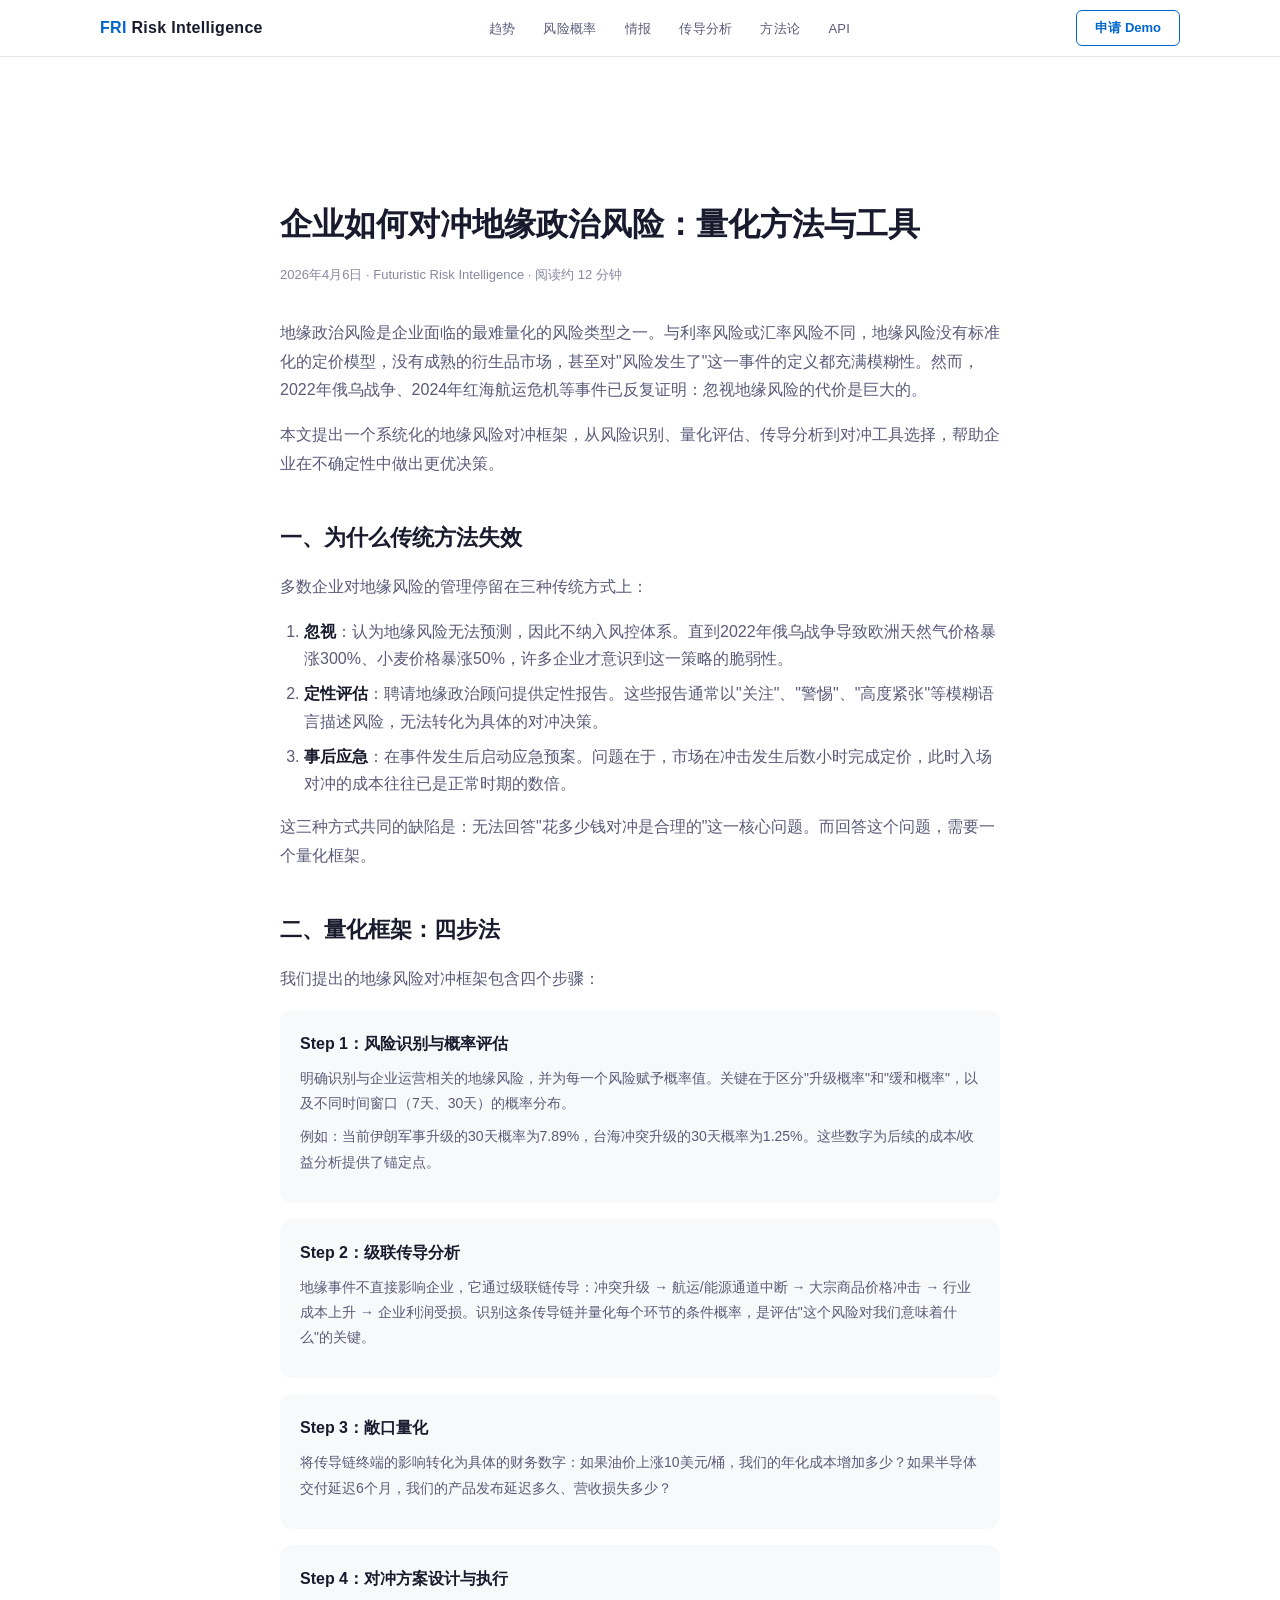
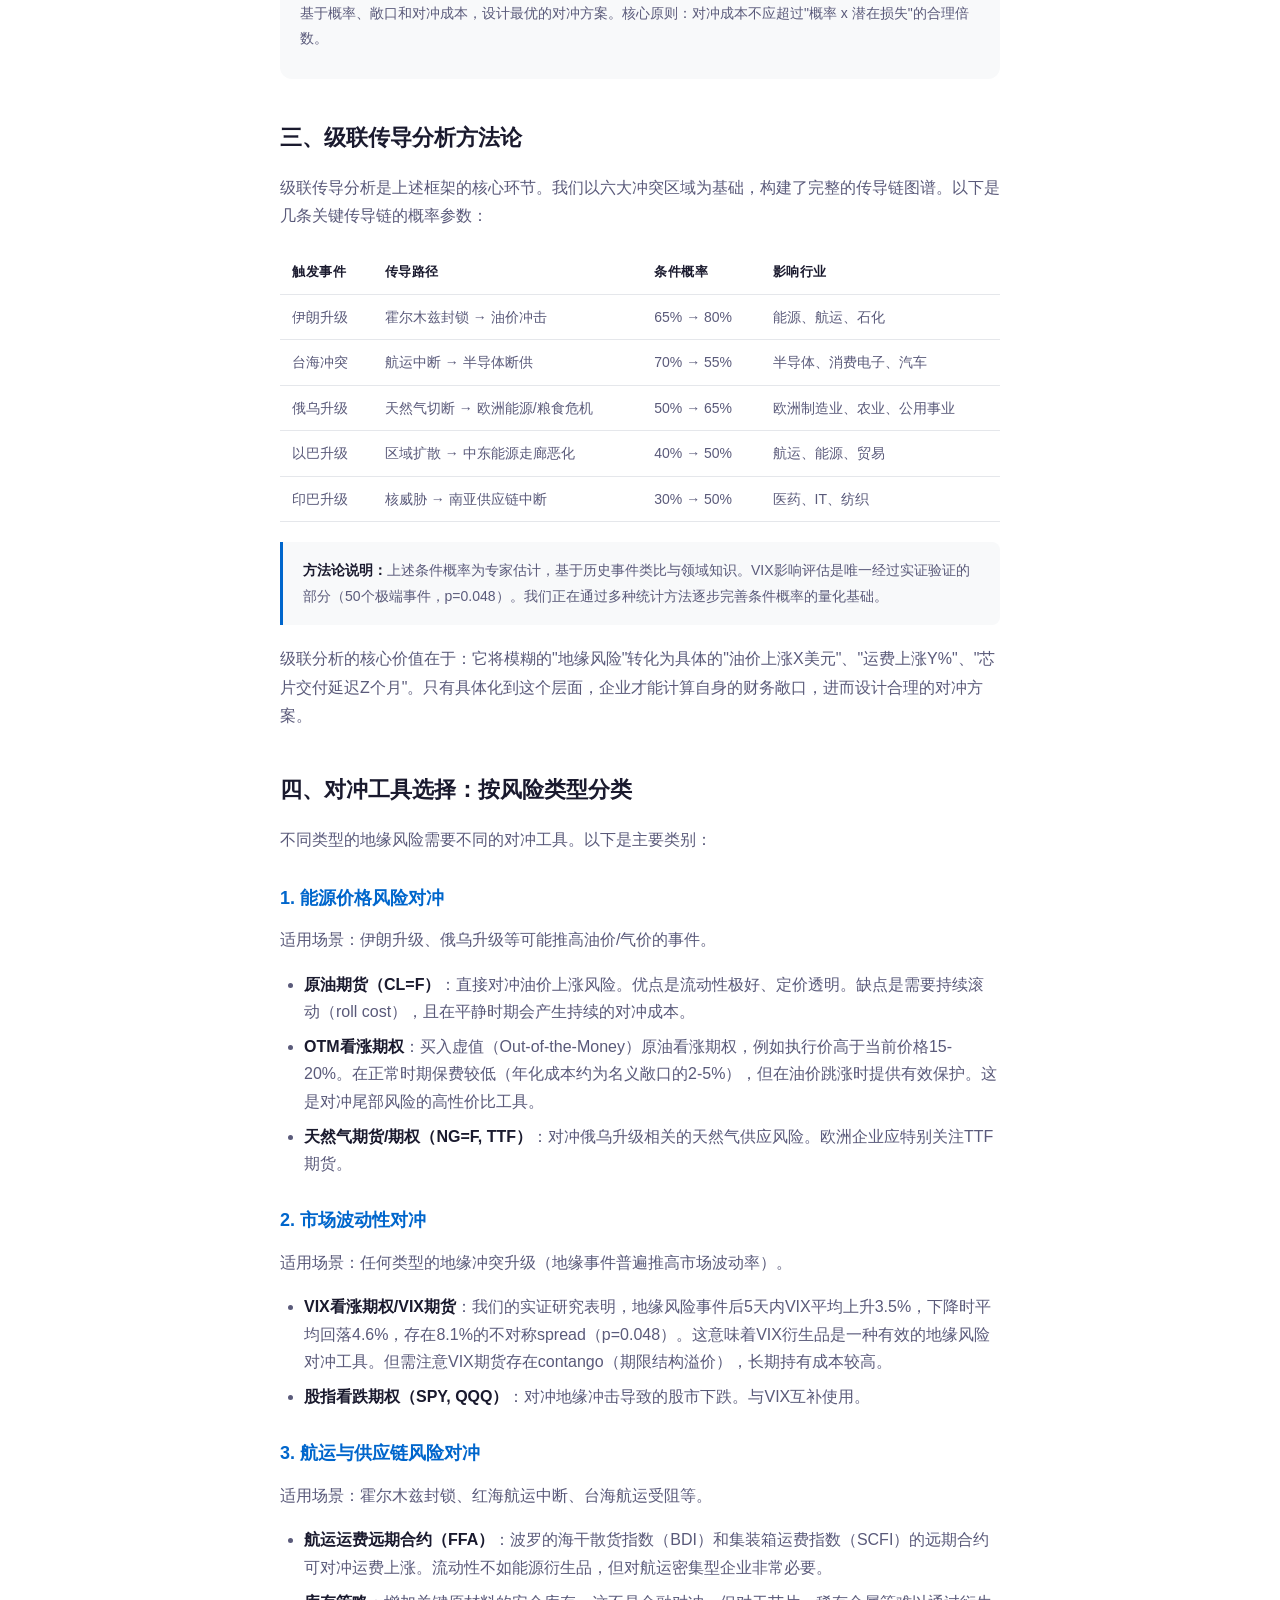
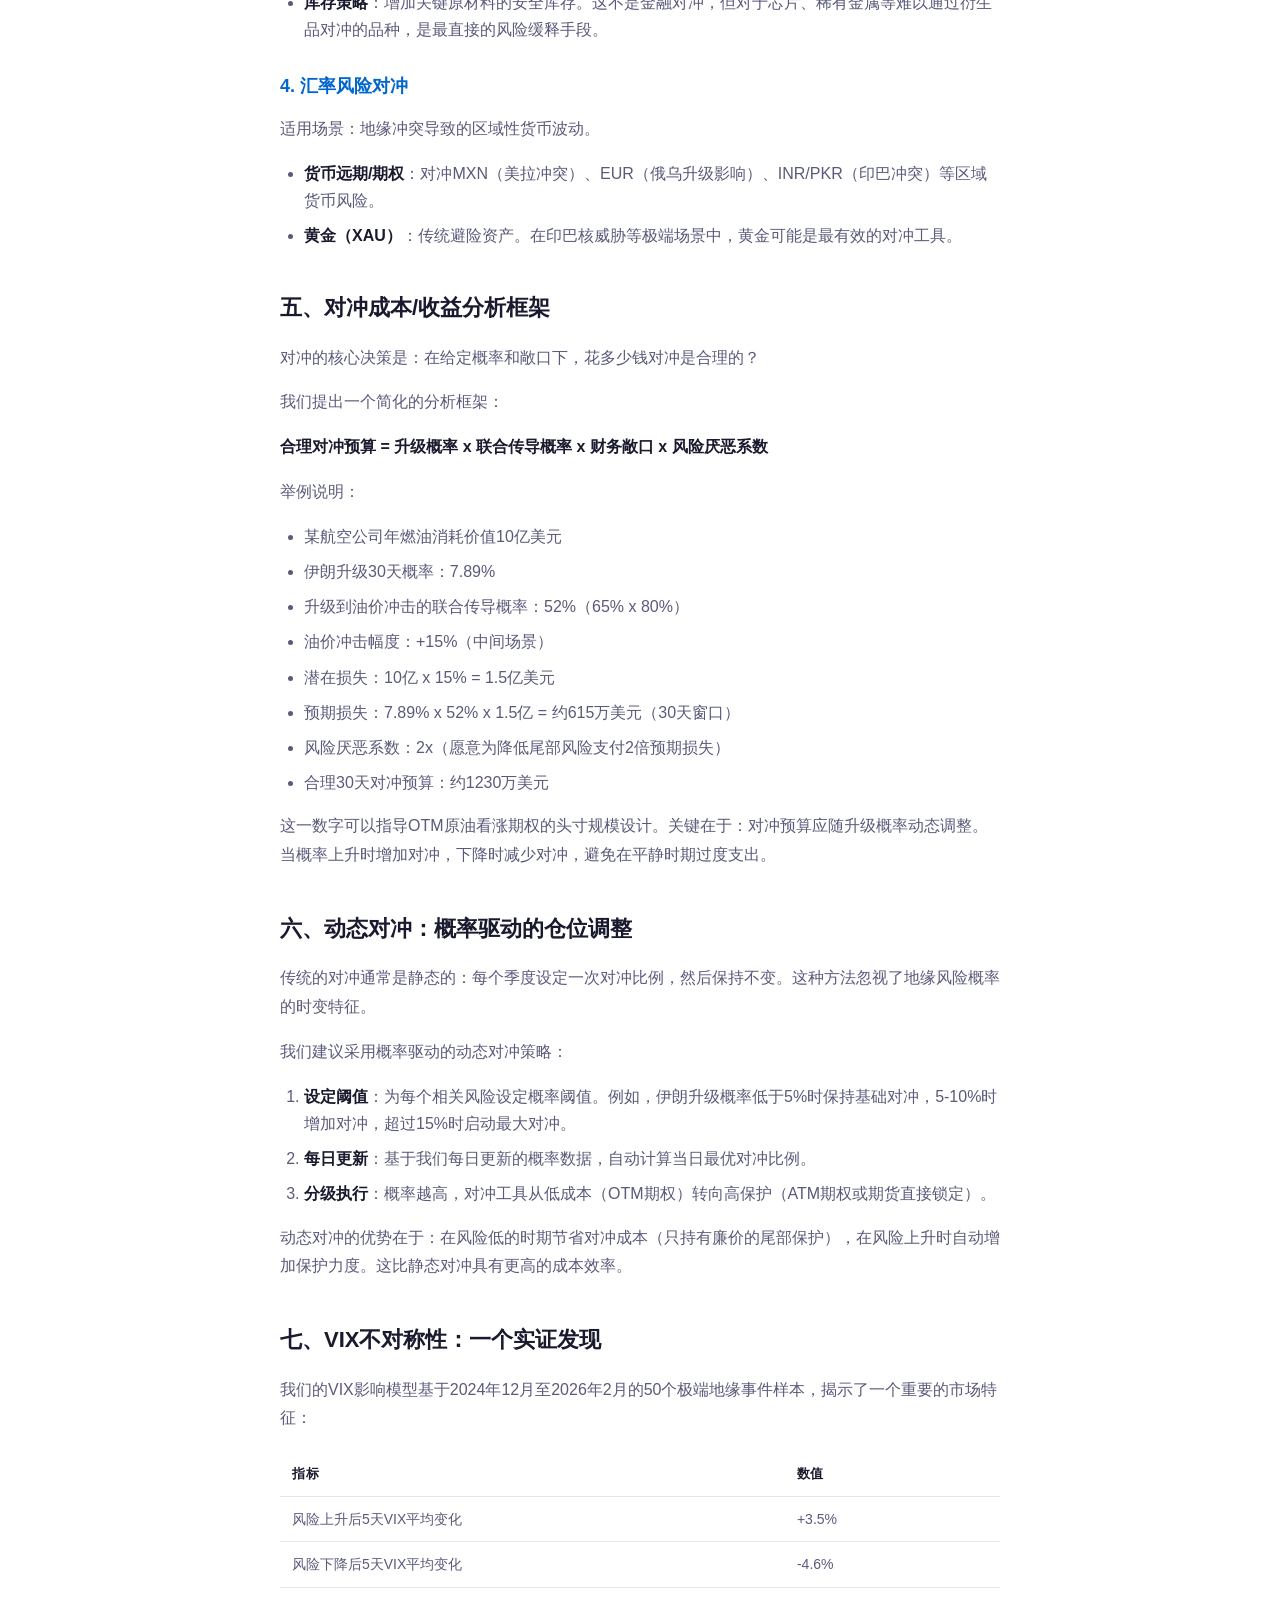
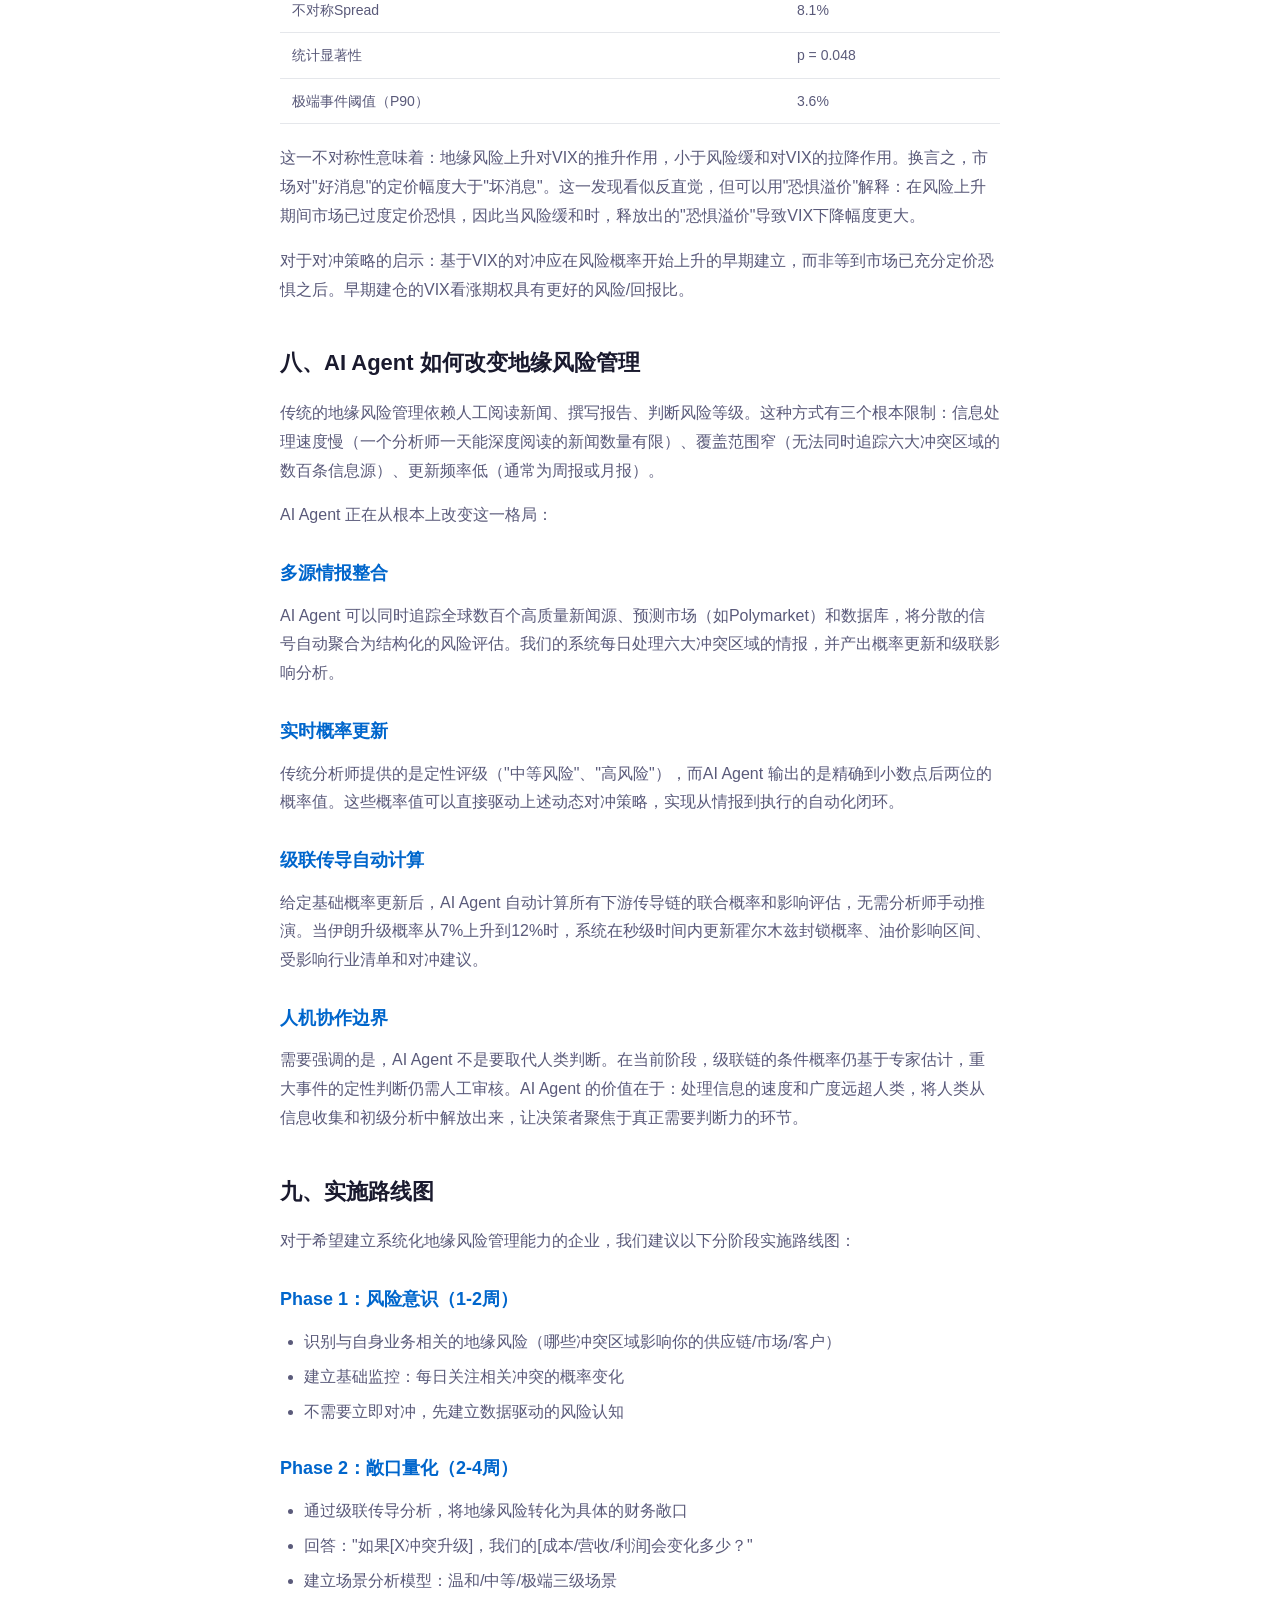
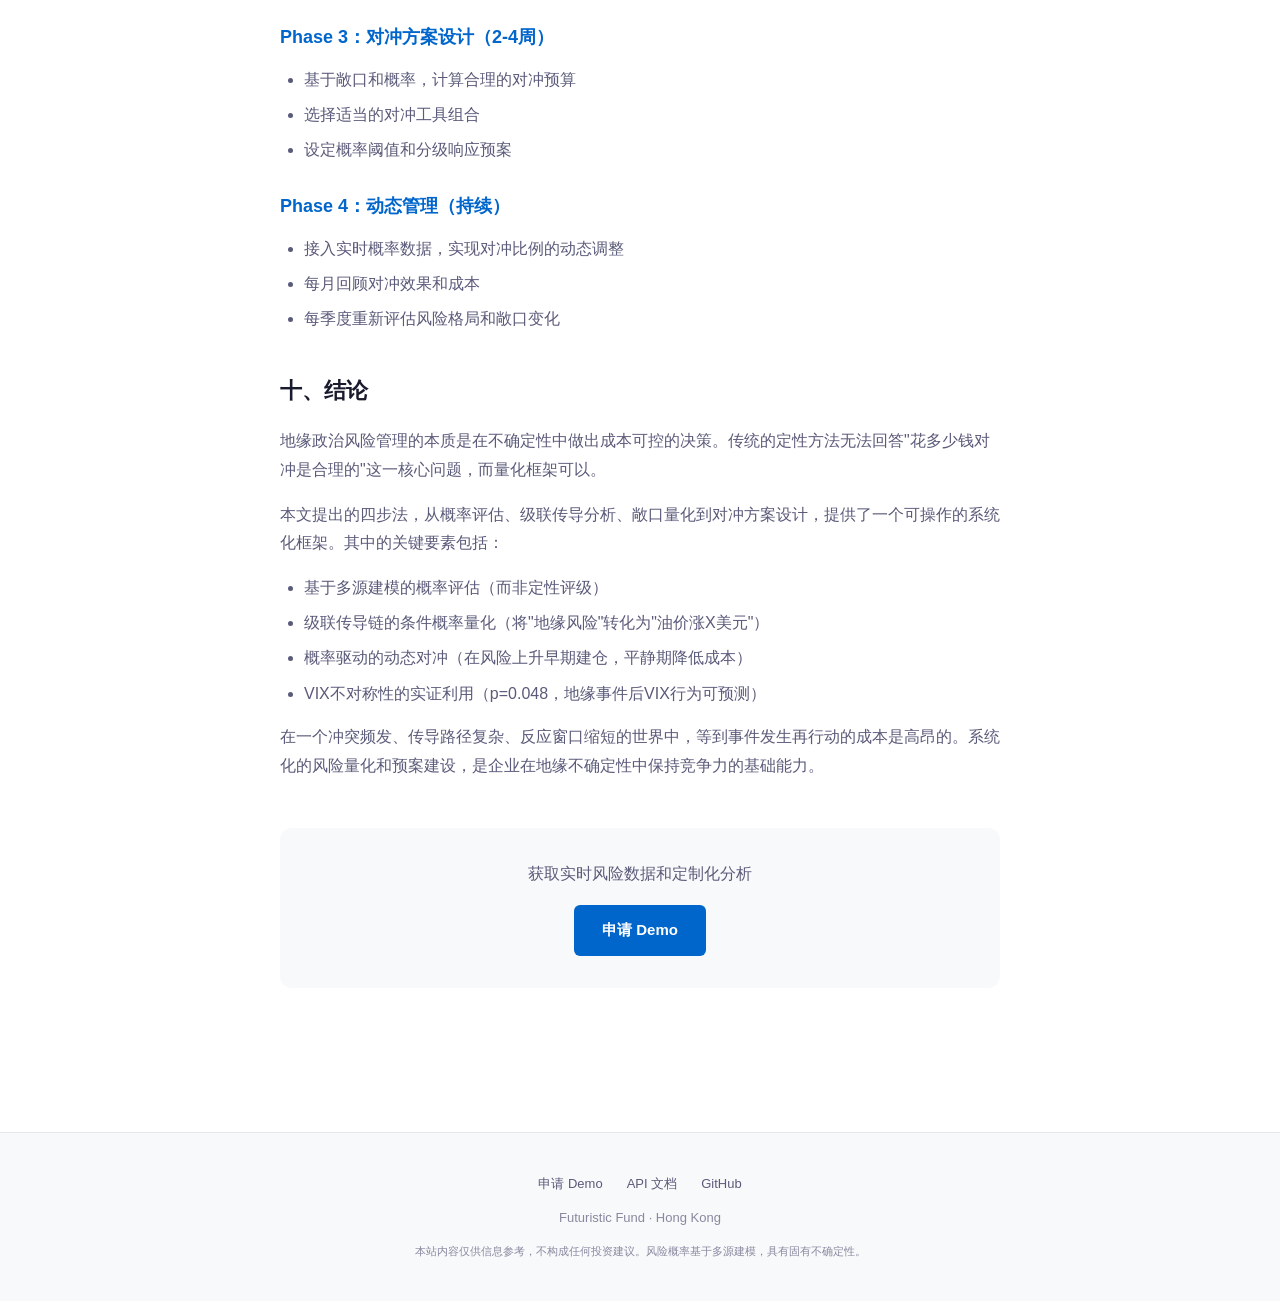
<file: blog/how-to-hedge-geopolitical-risk.html>
<!DOCTYPE html>
<html lang="zh-CN">
<head>
  <meta charset="UTF-8">
  <link rel="canonical" href="https://futuristicrisks.com/blog/how-to-hedge-geopolitical-risk.html">
  <meta name="viewport" content="width=device-width, initial-scale=1.0">
  <title>企业如何对冲地缘政治风险：量化方法与工具 — Futuristic Risk Intelligence</title>
  <meta name="description" content="系统介绍企业对冲地缘政治风险的量化框架：从风险量化、级联传导分析到具体对冲工具选择。涵盖原油期权、VIX、航运远期等金融工具。">
  <meta name="keywords" content="对冲地缘风险, 企业风控, 黑天鹅对冲, 宏观风险管理, 地缘政治对冲, 供应链风险对冲">

  <meta property="og:title" content="企业如何对冲地缘政治风险：量化方法与工具">
  <meta property="og:description" content="从风险量化到对冲执行的完整框架，帮助企业系统性管理地缘政治不确定性">
  <meta property="og:type" content="article">
  <meta name="twitter:card" content="summary_large_image">

  <link rel="stylesheet" href="../css/style.css">

  <script type="application/ld+json">
  {
    "@context": "https://schema.org",
    "@type": "Article",
    "headline": "企业如何对冲地缘政治风险：量化方法与工具",
    "description": "系统介绍企业对冲地缘政治风险的量化框架，涵盖风险量化、级联传导分析和对冲工具选择。",
    "author": {
      "@type": "Organization",
      "name": "Futuristic Risk Intelligence"
    },
    "publisher": {
      "@type": "Organization",
      "name": "Futuristic Risk Intelligence",
      "url": "https://futuristicrisks.com"
    },
    "datePublished": "2026-04-06",
    "dateModified": "2026-04-06",
    "mainEntityOfPage": {
      "@type": "WebPage",
      "@id": "https://futuristicrisks.com/blog/how-to-hedge-geopolitical-risk.html"
    },
    "keywords": ["对冲地缘风险", "企业风控", "黑天鹅对冲", "宏观风险管理"]
  }
  </script>

  <style>
    .article { max-width: 720px; margin: 0 auto; padding-top: 100px; }
    .article h1 { font-size: 32px; font-weight: 700; margin-bottom: 12px; }
    .article-meta { color: var(--text-light); font-size: 13px; margin-bottom: 32px; }
    .article h2 { font-size: 22px; margin-top: 40px; margin-bottom: 16px; }
    .article h3 { font-size: 18px; margin-top: 28px; margin-bottom: 12px; color: var(--accent); }
    .article p { color: var(--text-muted); margin-bottom: 16px; font-size: 16px; line-height: 1.8; }
    .article ul, .article ol { color: var(--text-muted); margin-bottom: 16px; padding-left: 24px; }
    .article li { margin-bottom: 8px; line-height: 1.7; }
    .article strong { color: var(--text); }
    .article-cta { text-align: center; margin: 48px 0; padding: 32px; background: var(--bg-alt); border-radius: 12px; }
    .article-cta p { color: var(--text-muted); margin-bottom: 16px; }
    .data-table { width: 100%; border-collapse: collapse; margin: 20px 0; font-size: 14px; }
    .data-table th, .data-table td { padding: 10px 12px; text-align: left; border-bottom: 1px solid var(--border); }
    .data-table th { color: var(--text); font-weight: 600; font-size: 13px; text-transform: uppercase; letter-spacing: 0.5px; }
    .data-table td { color: var(--text-muted); }
    .callout { padding: 16px 20px; background: var(--bg-alt); border-left: 3px solid var(--accent); border-radius: 0 8px 8px 0; margin: 20px 0; }
    .callout p { margin-bottom: 0; font-size: 14px; }
    .framework-step { padding: 20px; background: var(--bg-alt); border-radius: 12px; margin: 16px 0; }
    .framework-step h4 { color: var(--text); font-size: 16px; margin-bottom: 8px; }
    .framework-step p { font-size: 14px; margin-bottom: 8px; }
  </style>
</head>
<body>

<nav class="nav">
  <div class="nav-inner">
    <a href="../index.html" class="nav-brand"><span>FRI</span> Risk Intelligence</a>
    <ul class="nav-links">
      <li><a href="../index.html#trends">趋势</a></li>
      <li><a href="../index.html#dashboard">风险概率</a></li>
      <li><a href="../index.html#news">情报</a></li>
      <li><a href="../index.html#cascade">传导分析</a></li>
      <li><a href="../index.html#method">方法论</a></li>
      <li><a href="../api-docs.html">API</a></li>
    </ul>
    <a href="../demo.html" class="nav-cta">申请 Demo</a>
  </div>
</nav>

<section>
  <div class="container article">
    <h1>企业如何对冲地缘政治风险：量化方法与工具</h1>
    <div class="article-meta">2026年4月6日 · Futuristic Risk Intelligence · 阅读约 12 分钟</div>

    <p>地缘政治风险是企业面临的最难量化的风险类型之一。与利率风险或汇率风险不同，地缘风险没有标准化的定价模型，没有成熟的衍生品市场，甚至对"风险发生了"这一事件的定义都充满模糊性。然而，2022年俄乌战争、2024年红海航运危机等事件已反复证明：忽视地缘风险的代价是巨大的。</p>

    <p>本文提出一个系统化的地缘风险对冲框架，从风险识别、量化评估、传导分析到对冲工具选择，帮助企业在不确定性中做出更优决策。</p>

    <h2>一、为什么传统方法失效</h2>

    <p>多数企业对地缘风险的管理停留在三种传统方式上：</p>

    <ol>
      <li><strong>忽视</strong>：认为地缘风险无法预测，因此不纳入风控体系。直到2022年俄乌战争导致欧洲天然气价格暴涨300%、小麦价格暴涨50%，许多企业才意识到这一策略的脆弱性。</li>
      <li><strong>定性评估</strong>：聘请地缘政治顾问提供定性报告。这些报告通常以"关注"、"警惕"、"高度紧张"等模糊语言描述风险，无法转化为具体的对冲决策。</li>
      <li><strong>事后应急</strong>：在事件发生后启动应急预案。问题在于，市场在冲击发生后数小时完成定价，此时入场对冲的成本往往已是正常时期的数倍。</li>
    </ol>

    <p>这三种方式共同的缺陷是：无法回答"花多少钱对冲是合理的"这一核心问题。而回答这个问题，需要一个量化框架。</p>

    <h2>二、量化框架：四步法</h2>

    <p>我们提出的地缘风险对冲框架包含四个步骤：</p>

    <div class="framework-step">
      <h4>Step 1：风险识别与概率评估</h4>
      <p>明确识别与企业运营相关的地缘风险，并为每一个风险赋予概率值。关键在于区分"升级概率"和"缓和概率"，以及不同时间窗口（7天、30天）的概率分布。</p>
      <p>例如：当前伊朗军事升级的30天概率为7.89%，台海冲突升级的30天概率为1.25%。这些数字为后续的成本/收益分析提供了锚定点。</p>
    </div>

    <div class="framework-step">
      <h4>Step 2：级联传导分析</h4>
      <p>地缘事件不直接影响企业，它通过级联链传导：冲突升级 → 航运/能源通道中断 → 大宗商品价格冲击 → 行业成本上升 → 企业利润受损。识别这条传导链并量化每个环节的条件概率，是评估"这个风险对我们意味着什么"的关键。</p>
    </div>

    <div class="framework-step">
      <h4>Step 3：敞口量化</h4>
      <p>将传导链终端的影响转化为具体的财务数字：如果油价上涨10美元/桶，我们的年化成本增加多少？如果半导体交付延迟6个月，我们的产品发布延迟多久、营收损失多少？</p>
    </div>

    <div class="framework-step">
      <h4>Step 4：对冲方案设计与执行</h4>
      <p>基于概率、敞口和对冲成本，设计最优的对冲方案。核心原则：对冲成本不应超过"概率 x 潜在损失"的合理倍数。</p>
    </div>

    <h2>三、级联传导分析方法论</h2>

    <p>级联传导分析是上述框架的核心环节。我们以六大冲突区域为基础，构建了完整的传导链图谱。以下是几条关键传导链的概率参数：</p>

    <table class="data-table">
      <thead>
        <tr>
          <th>触发事件</th>
          <th>传导路径</th>
          <th>条件概率</th>
          <th>影响行业</th>
        </tr>
      </thead>
      <tbody>
        <tr>
          <td>伊朗升级</td>
          <td>霍尔木兹封锁 → 油价冲击</td>
          <td>65% → 80%</td>
          <td>能源、航运、石化</td>
        </tr>
        <tr>
          <td>台海冲突</td>
          <td>航运中断 → 半导体断供</td>
          <td>70% → 55%</td>
          <td>半导体、消费电子、汽车</td>
        </tr>
        <tr>
          <td>俄乌升级</td>
          <td>天然气切断 → 欧洲能源/粮食危机</td>
          <td>50% → 65%</td>
          <td>欧洲制造业、农业、公用事业</td>
        </tr>
        <tr>
          <td>以巴升级</td>
          <td>区域扩散 → 中东能源走廊恶化</td>
          <td>40% → 50%</td>
          <td>航运、能源、贸易</td>
        </tr>
        <tr>
          <td>印巴升级</td>
          <td>核威胁 → 南亚供应链中断</td>
          <td>30% → 50%</td>
          <td>医药、IT、纺织</td>
        </tr>
      </tbody>
    </table>

    <div class="callout">
      <p><strong>方法论说明：</strong>上述条件概率为专家估计，基于历史事件类比与领域知识。VIX影响评估是唯一经过实证验证的部分（50个极端事件，p=0.048）。我们正在通过多种统计方法逐步完善条件概率的量化基础。</p>
    </div>

    <p>级联分析的核心价值在于：它将模糊的"地缘风险"转化为具体的"油价上涨X美元"、"运费上涨Y%"、"芯片交付延迟Z个月"。只有具体化到这个层面，企业才能计算自身的财务敞口，进而设计合理的对冲方案。</p>

    <h2>四、对冲工具选择：按风险类型分类</h2>

    <p>不同类型的地缘风险需要不同的对冲工具。以下是主要类别：</p>

    <h3>1. 能源价格风险对冲</h3>

    <p>适用场景：伊朗升级、俄乌升级等可能推高油价/气价的事件。</p>

    <ul>
      <li><strong>原油期货（CL=F）</strong>：直接对冲油价上涨风险。优点是流动性极好、定价透明。缺点是需要持续滚动（roll cost），且在平静时期会产生持续的对冲成本。</li>
      <li><strong>OTM看涨期权</strong>：买入虚值（Out-of-the-Money）原油看涨期权，例如执行价高于当前价格15-20%。在正常时期保费较低（年化成本约为名义敞口的2-5%），但在油价跳涨时提供有效保护。这是对冲尾部风险的高性价比工具。</li>
      <li><strong>天然气期货/期权（NG=F, TTF）</strong>：对冲俄乌升级相关的天然气供应风险。欧洲企业应特别关注TTF期货。</li>
    </ul>

    <h3>2. 市场波动性对冲</h3>

    <p>适用场景：任何类型的地缘冲突升级（地缘事件普遍推高市场波动率）。</p>

    <ul>
      <li><strong>VIX看涨期权/VIX期货</strong>：我们的实证研究表明，地缘风险事件后5天内VIX平均上升3.5%，下降时平均回落4.6%，存在8.1%的不对称spread（p=0.048）。这意味着VIX衍生品是一种有效的地缘风险对冲工具。但需注意VIX期货存在contango（期限结构溢价），长期持有成本较高。</li>
      <li><strong>股指看跌期权（SPY, QQQ）</strong>：对冲地缘冲击导致的股市下跌。与VIX互补使用。</li>
    </ul>

    <h3>3. 航运与供应链风险对冲</h3>

    <p>适用场景：霍尔木兹封锁、红海航运中断、台海航运受阻等。</p>

    <ul>
      <li><strong>航运运费远期合约（FFA）</strong>：波罗的海干散货指数（BDI）和集装箱运费指数（SCFI）的远期合约可对冲运费上涨。流动性不如能源衍生品，但对航运密集型企业非常必要。</li>
      <li><strong>库存策略</strong>：增加关键原材料的安全库存。这不是金融对冲，但对于芯片、稀有金属等难以通过衍生品对冲的品种，是最直接的风险缓释手段。</li>
    </ul>

    <h3>4. 汇率风险对冲</h3>

    <p>适用场景：地缘冲突导致的区域性货币波动。</p>

    <ul>
      <li><strong>货币远期/期权</strong>：对冲MXN（美拉冲突）、EUR（俄乌升级影响）、INR/PKR（印巴冲突）等区域货币风险。</li>
      <li><strong>黄金（XAU）</strong>：传统避险资产。在印巴核威胁等极端场景中，黄金可能是最有效的对冲工具。</li>
    </ul>

    <h2>五、对冲成本/收益分析框架</h2>

    <p>对冲的核心决策是：在给定概率和敞口下，花多少钱对冲是合理的？</p>

    <p>我们提出一个简化的分析框架：</p>

    <p><strong>合理对冲预算 = 升级概率 x 联合传导概率 x 财务敞口 x 风险厌恶系数</strong></p>

    <p>举例说明：</p>

    <ul>
      <li>某航空公司年燃油消耗价值10亿美元</li>
      <li>伊朗升级30天概率：7.89%</li>
      <li>升级到油价冲击的联合传导概率：52%（65% x 80%）</li>
      <li>油价冲击幅度：+15%（中间场景）</li>
      <li>潜在损失：10亿 x 15% = 1.5亿美元</li>
      <li>预期损失：7.89% x 52% x 1.5亿 = 约615万美元（30天窗口）</li>
      <li>风险厌恶系数：2x（愿意为降低尾部风险支付2倍预期损失）</li>
      <li>合理30天对冲预算：约1230万美元</li>
    </ul>

    <p>这一数字可以指导OTM原油看涨期权的头寸规模设计。关键在于：对冲预算应随升级概率动态调整。当概率上升时增加对冲，下降时减少对冲，避免在平静时期过度支出。</p>

    <h2>六、动态对冲：概率驱动的仓位调整</h2>

    <p>传统的对冲通常是静态的：每个季度设定一次对冲比例，然后保持不变。这种方法忽视了地缘风险概率的时变特征。</p>

    <p>我们建议采用概率驱动的动态对冲策略：</p>

    <ol>
      <li><strong>设定阈值</strong>：为每个相关风险设定概率阈值。例如，伊朗升级概率低于5%时保持基础对冲，5-10%时增加对冲，超过15%时启动最大对冲。</li>
      <li><strong>每日更新</strong>：基于我们每日更新的概率数据，自动计算当日最优对冲比例。</li>
      <li><strong>分级执行</strong>：概率越高，对冲工具从低成本（OTM期权）转向高保护（ATM期权或期货直接锁定）。</li>
    </ol>

    <p>动态对冲的优势在于：在风险低的时期节省对冲成本（只持有廉价的尾部保护），在风险上升时自动增加保护力度。这比静态对冲具有更高的成本效率。</p>

    <h2>七、VIX不对称性：一个实证发现</h2>

    <p>我们的VIX影响模型基于2024年12月至2026年2月的50个极端地缘事件样本，揭示了一个重要的市场特征：</p>

    <table class="data-table">
      <thead>
        <tr>
          <th>指标</th>
          <th>数值</th>
        </tr>
      </thead>
      <tbody>
        <tr>
          <td>风险上升后5天VIX平均变化</td>
          <td>+3.5%</td>
        </tr>
        <tr>
          <td>风险下降后5天VIX平均变化</td>
          <td>-4.6%</td>
        </tr>
        <tr>
          <td>不对称Spread</td>
          <td>8.1%</td>
        </tr>
        <tr>
          <td>统计显著性</td>
          <td>p = 0.048</td>
        </tr>
        <tr>
          <td>极端事件阈值（P90）</td>
          <td>3.6%</td>
        </tr>
      </tbody>
    </table>

    <p>这一不对称性意味着：地缘风险上升对VIX的推升作用，小于风险缓和对VIX的拉降作用。换言之，市场对"好消息"的定价幅度大于"坏消息"。这一发现看似反直觉，但可以用"恐惧溢价"解释：在风险上升期间市场已过度定价恐惧，因此当风险缓和时，释放出的"恐惧溢价"导致VIX下降幅度更大。</p>

    <p>对于对冲策略的启示：基于VIX的对冲应在风险概率开始上升的早期建立，而非等到市场已充分定价恐惧之后。早期建仓的VIX看涨期权具有更好的风险/回报比。</p>

    <h2>八、AI Agent 如何改变地缘风险管理</h2>

    <p>传统的地缘风险管理依赖人工阅读新闻、撰写报告、判断风险等级。这种方式有三个根本限制：信息处理速度慢（一个分析师一天能深度阅读的新闻数量有限）、覆盖范围窄（无法同时追踪六大冲突区域的数百条信息源）、更新频率低（通常为周报或月报）。</p>

    <p>AI Agent 正在从根本上改变这一格局：</p>

    <h3>多源情报整合</h3>
    <p>AI Agent 可以同时追踪全球数百个高质量新闻源、预测市场（如Polymarket）和数据库，将分散的信号自动聚合为结构化的风险评估。我们的系统每日处理六大冲突区域的情报，并产出概率更新和级联影响分析。</p>

    <h3>实时概率更新</h3>
    <p>传统分析师提供的是定性评级（"中等风险"、"高风险"），而AI Agent 输出的是精确到小数点后两位的概率值。这些概率值可以直接驱动上述动态对冲策略，实现从情报到执行的自动化闭环。</p>

    <h3>级联传导自动计算</h3>
    <p>给定基础概率更新后，AI Agent 自动计算所有下游传导链的联合概率和影响评估，无需分析师手动推演。当伊朗升级概率从7%上升到12%时，系统在秒级时间内更新霍尔木兹封锁概率、油价影响区间、受影响行业清单和对冲建议。</p>

    <h3>人机协作边界</h3>
    <p>需要强调的是，AI Agent 不是要取代人类判断。在当前阶段，级联链的条件概率仍基于专家估计，重大事件的定性判断仍需人工审核。AI Agent 的价值在于：处理信息的速度和广度远超人类，将人类从信息收集和初级分析中解放出来，让决策者聚焦于真正需要判断力的环节。</p>

    <h2>九、实施路线图</h2>

    <p>对于希望建立系统化地缘风险管理能力的企业，我们建议以下分阶段实施路线图：</p>

    <h3>Phase 1：风险意识（1-2周）</h3>
    <ul>
      <li>识别与自身业务相关的地缘风险（哪些冲突区域影响你的供应链/市场/客户）</li>
      <li>建立基础监控：每日关注相关冲突的概率变化</li>
      <li>不需要立即对冲，先建立数据驱动的风险认知</li>
    </ul>

    <h3>Phase 2：敞口量化（2-4周）</h3>
    <ul>
      <li>通过级联传导分析，将地缘风险转化为具体的财务敞口</li>
      <li>回答："如果[X冲突升级]，我们的[成本/营收/利润]会变化多少？"</li>
      <li>建立场景分析模型：温和/中等/极端三级场景</li>
    </ul>

    <h3>Phase 3：对冲方案设计（2-4周）</h3>
    <ul>
      <li>基于敞口和概率，计算合理的对冲预算</li>
      <li>选择适当的对冲工具组合</li>
      <li>设定概率阈值和分级响应预案</li>
    </ul>

    <h3>Phase 4：动态管理（持续）</h3>
    <ul>
      <li>接入实时概率数据，实现对冲比例的动态调整</li>
      <li>每月回顾对冲效果和成本</li>
      <li>每季度重新评估风险格局和敞口变化</li>
    </ul>

    <h2>十、结论</h2>

    <p>地缘政治风险管理的本质是在不确定性中做出成本可控的决策。传统的定性方法无法回答"花多少钱对冲是合理的"这一核心问题，而量化框架可以。</p>

    <p>本文提出的四步法，从概率评估、级联传导分析、敞口量化到对冲方案设计，提供了一个可操作的系统化框架。其中的关键要素包括：</p>

    <ul>
      <li>基于多源建模的概率评估（而非定性评级）</li>
      <li>级联传导链的条件概率量化（将"地缘风险"转化为"油价涨X美元"）</li>
      <li>概率驱动的动态对冲（在风险上升早期建仓，平静期降低成本）</li>
      <li>VIX不对称性的实证利用（p=0.048，地缘事件后VIX行为可预测）</li>
    </ul>

    <p>在一个冲突频发、传导路径复杂、反应窗口缩短的世界中，等到事件发生再行动的成本是高昂的。系统化的风险量化和预案建设，是企业在地缘不确定性中保持竞争力的基础能力。</p>

    <div class="article-cta">
      <p>获取实时风险数据和定制化分析</p>
      <a href="../demo.html" class="hero-cta">申请 Demo</a>
    </div>
  </div>
</section>

<footer class="footer">
  <div class="footer-links">
    <a href="../demo.html">申请 Demo</a>
    <a href="../api-docs.html">API 文档</a>
    <a href="https://github.com/cct15/war-dashboard-data" target="_blank">GitHub</a>
  </div>
  <div>Futuristic Fund · Hong Kong</div>
  <div class="footer-disclaimer">
    本站内容仅供信息参考，不构成任何投资建议。风险概率基于多源建模，具有固有不确定性。
  </div>
</footer>

</body>
</html>
</file>
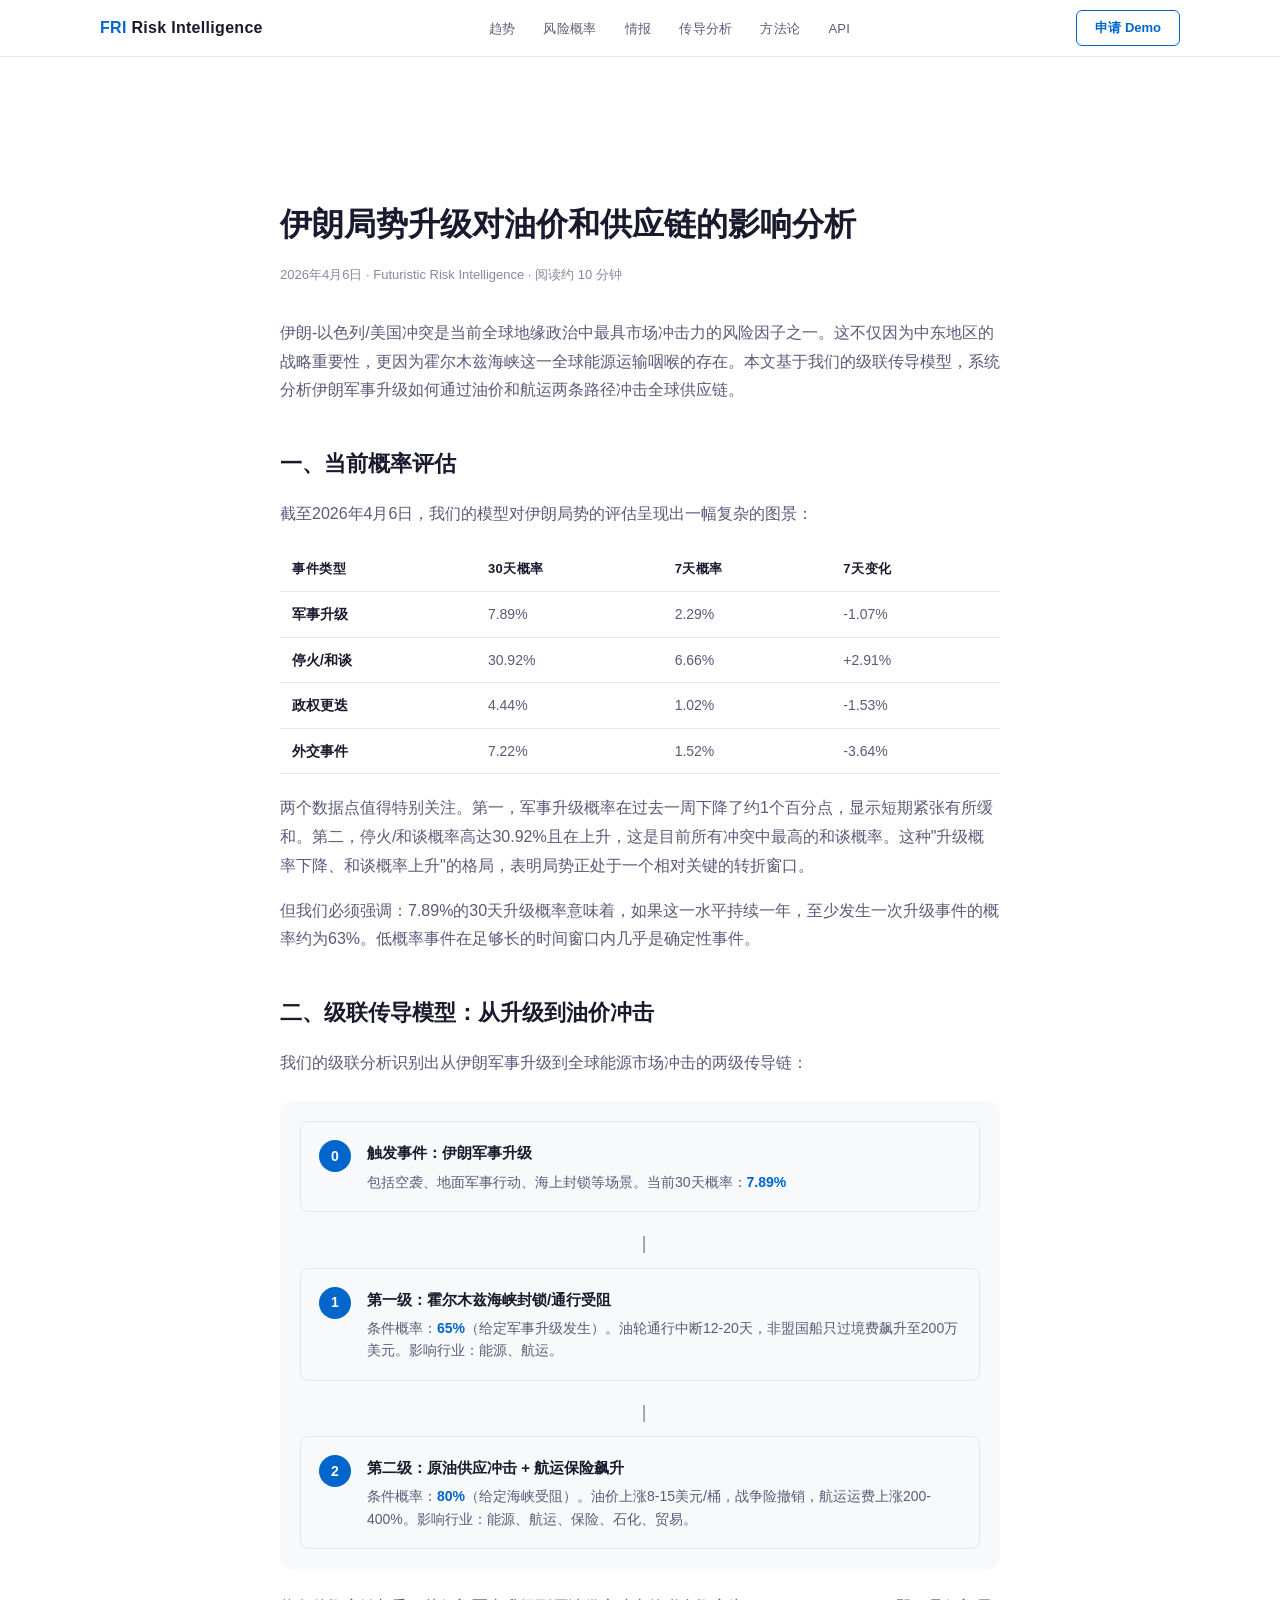
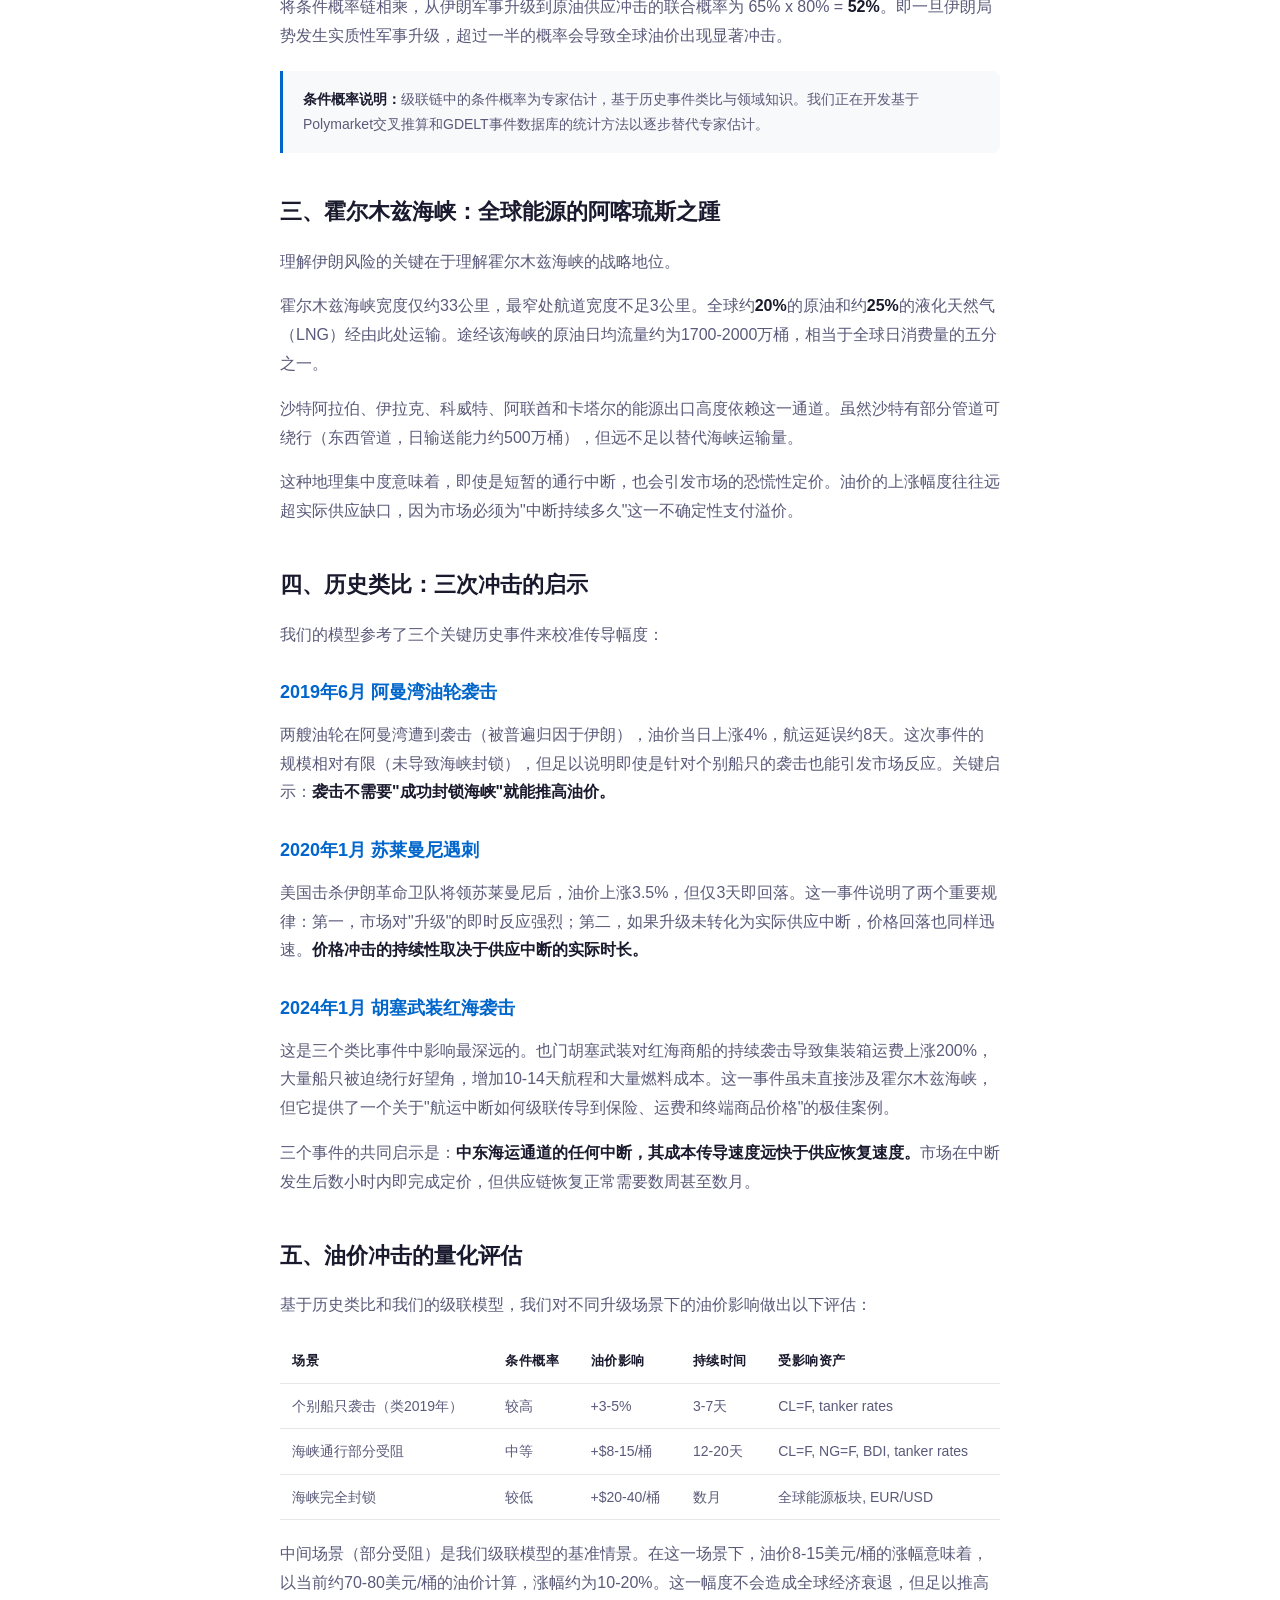
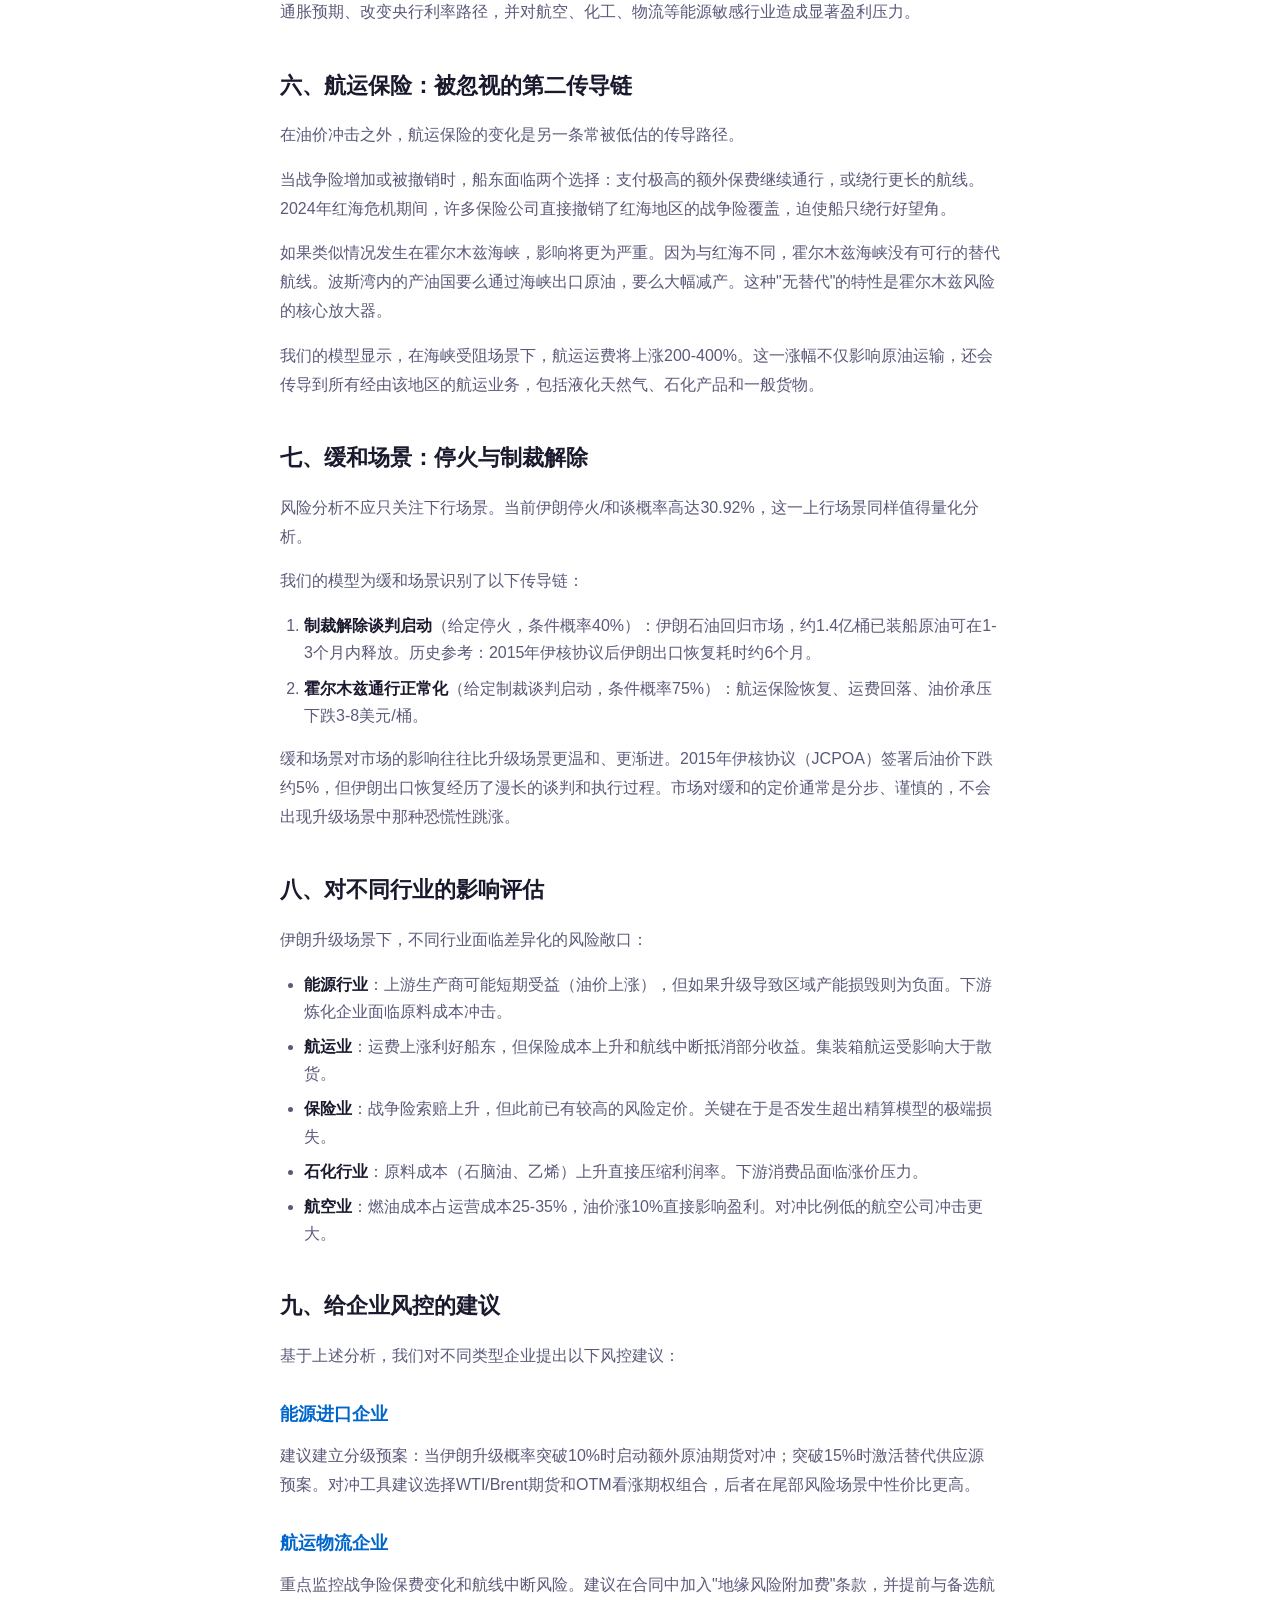
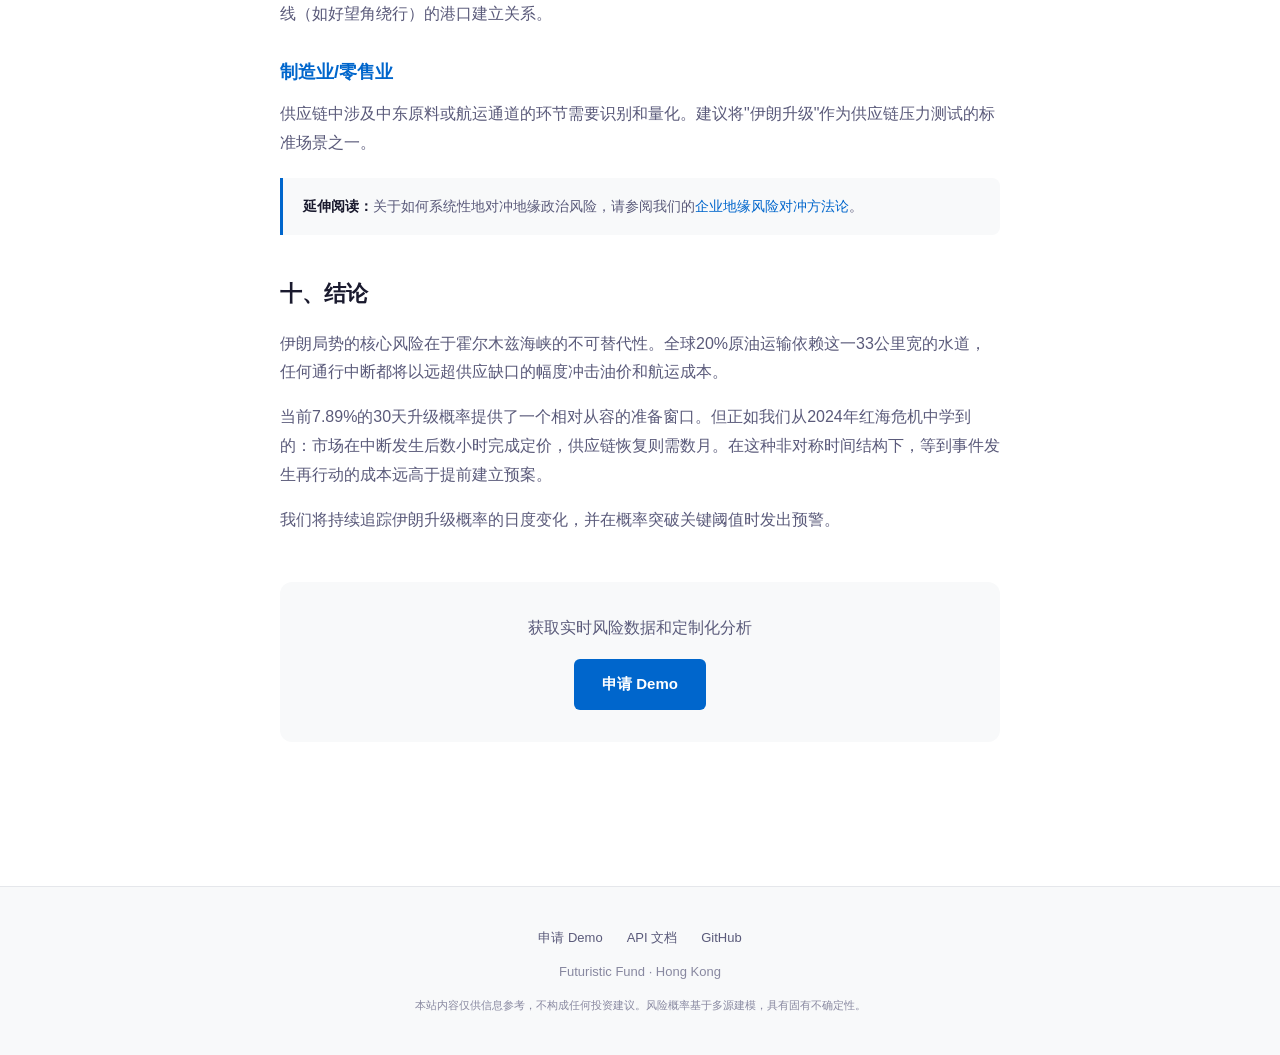
<file: blog/iran-oil-impact.html>
<!DOCTYPE html>
<html lang="zh-CN">
<head>
  <meta charset="UTF-8">
  <link rel="canonical" href="https://futuristicrisks.com/blog/iran-oil-impact.html">
  <meta name="viewport" content="width=device-width, initial-scale=1.0">
  <title>伊朗局势升级对油价和供应链的影响分析 — Futuristic Risk Intelligence</title>
  <meta name="description" content="基于级联传导模型分析伊朗军事升级对霍尔木兹海峡、原油价格和全球航运的影响路径。参考2019年阿曼湾、2024年胡塞武装等历史类比。">
  <meta name="keywords" content="伊朗战争, 油价影响, 霍尔木兹海峡, 伊朗冲突油价, 中东能源风险, 原油供应冲击">

  <meta property="og:title" content="伊朗局势升级对油价和供应链的影响分析">
  <meta property="og:description" content="级联传导模型：伊朗升级→霍尔木兹封锁→油价冲击的量化分析">
  <meta property="og:type" content="article">
  <meta name="twitter:card" content="summary_large_image">

  <link rel="stylesheet" href="../css/style.css">

  <script type="application/ld+json">
  {
    "@context": "https://schema.org",
    "@type": "Article",
    "headline": "伊朗局势升级对油价和供应链的影响分析",
    "description": "基于级联传导模型分析伊朗军事升级对霍尔木兹海峡、原油价格和全球航运的影响路径。",
    "author": {
      "@type": "Organization",
      "name": "Futuristic Risk Intelligence"
    },
    "publisher": {
      "@type": "Organization",
      "name": "Futuristic Risk Intelligence",
      "url": "https://futuristicrisks.com"
    },
    "datePublished": "2026-04-06",
    "dateModified": "2026-04-06",
    "mainEntityOfPage": {
      "@type": "WebPage",
      "@id": "https://futuristicrisks.com/blog/iran-oil-impact.html"
    },
    "keywords": ["伊朗战争", "油价影响", "霍尔木兹海峡", "伊朗冲突油价"]
  }
  </script>

  <style>
    .article { max-width: 720px; margin: 0 auto; padding-top: 100px; }
    .article h1 { font-size: 32px; font-weight: 700; margin-bottom: 12px; }
    .article-meta { color: var(--text-light); font-size: 13px; margin-bottom: 32px; }
    .article h2 { font-size: 22px; margin-top: 40px; margin-bottom: 16px; }
    .article h3 { font-size: 18px; margin-top: 28px; margin-bottom: 12px; color: var(--accent); }
    .article p { color: var(--text-muted); margin-bottom: 16px; font-size: 16px; line-height: 1.8; }
    .article ul, .article ol { color: var(--text-muted); margin-bottom: 16px; padding-left: 24px; }
    .article li { margin-bottom: 8px; line-height: 1.7; }
    .article strong { color: var(--text); }
    .article-cta { text-align: center; margin: 48px 0; padding: 32px; background: var(--bg-alt); border-radius: 12px; }
    .article-cta p { color: var(--text-muted); margin-bottom: 16px; }
    .data-table { width: 100%; border-collapse: collapse; margin: 20px 0; font-size: 14px; }
    .data-table th, .data-table td { padding: 10px 12px; text-align: left; border-bottom: 1px solid var(--border); }
    .data-table th { color: var(--text); font-weight: 600; font-size: 13px; text-transform: uppercase; letter-spacing: 0.5px; }
    .data-table td { color: var(--text-muted); }
    .callout { padding: 16px 20px; background: var(--bg-alt); border-left: 3px solid var(--accent); border-radius: 0 8px 8px 0; margin: 20px 0; }
    .callout p { margin-bottom: 0; font-size: 14px; }
    .cascade-flow { padding: 20px; background: var(--bg-alt); border-radius: 12px; margin: 24px 0; }
    .cascade-step { display: flex; align-items: flex-start; gap: 16px; margin-bottom: 16px; }
    .cascade-step:last-child { margin-bottom: 0; }
    .cascade-num { flex-shrink: 0; width: 32px; height: 32px; background: var(--accent); color: #fff; border-radius: 50%; display: flex; align-items: center; justify-content: center; font-weight: 700; font-size: 14px; }
    .cascade-content { flex: 1; }
    .cascade-content .label { color: var(--text); font-weight: 600; font-size: 15px; margin-bottom: 4px; }
    .cascade-content .detail { color: var(--text-muted); font-size: 14px; line-height: 1.6; }
    .cascade-content .prob { color: var(--accent); font-weight: 600; }
    .cascade-arrow { text-align: center; color: var(--text-light); font-size: 18px; margin: 8px 0; padding-left: 8px; }
  </style>
</head>
<body>

<nav class="nav">
  <div class="nav-inner">
    <a href="../index.html" class="nav-brand"><span>FRI</span> Risk Intelligence</a>
    <ul class="nav-links">
      <li><a href="../index.html#trends">趋势</a></li>
      <li><a href="../index.html#dashboard">风险概率</a></li>
      <li><a href="../index.html#news">情报</a></li>
      <li><a href="../index.html#cascade">传导分析</a></li>
      <li><a href="../index.html#method">方法论</a></li>
      <li><a href="../api-docs.html">API</a></li>
    </ul>
    <a href="../demo.html" class="nav-cta">申请 Demo</a>
  </div>
</nav>

<section>
  <div class="container article">
    <h1>伊朗局势升级对油价和供应链的影响分析</h1>
    <div class="article-meta">2026年4月6日 · Futuristic Risk Intelligence · 阅读约 10 分钟</div>

    <p>伊朗-以色列/美国冲突是当前全球地缘政治中最具市场冲击力的风险因子之一。这不仅因为中东地区的战略重要性，更因为霍尔木兹海峡这一全球能源运输咽喉的存在。本文基于我们的级联传导模型，系统分析伊朗军事升级如何通过油价和航运两条路径冲击全球供应链。</p>

    <h2>一、当前概率评估</h2>

    <p>截至2026年4月6日，我们的模型对伊朗局势的评估呈现出一幅复杂的图景：</p>

    <table class="data-table">
      <thead>
        <tr>
          <th>事件类型</th>
          <th>30天概率</th>
          <th>7天概率</th>
          <th>7天变化</th>
        </tr>
      </thead>
      <tbody>
        <tr>
          <td><strong>军事升级</strong></td>
          <td>7.89%</td>
          <td>2.29%</td>
          <td>-1.07%</td>
        </tr>
        <tr>
          <td><strong>停火/和谈</strong></td>
          <td>30.92%</td>
          <td>6.66%</td>
          <td>+2.91%</td>
        </tr>
        <tr>
          <td><strong>政权更迭</strong></td>
          <td>4.44%</td>
          <td>1.02%</td>
          <td>-1.53%</td>
        </tr>
        <tr>
          <td><strong>外交事件</strong></td>
          <td>7.22%</td>
          <td>1.52%</td>
          <td>-3.64%</td>
        </tr>
      </tbody>
    </table>

    <p>两个数据点值得特别关注。第一，军事升级概率在过去一周下降了约1个百分点，显示短期紧张有所缓和。第二，停火/和谈概率高达30.92%且在上升，这是目前所有冲突中最高的和谈概率。这种"升级概率下降、和谈概率上升"的格局，表明局势正处于一个相对关键的转折窗口。</p>

    <p>但我们必须强调：7.89%的30天升级概率意味着，如果这一水平持续一年，至少发生一次升级事件的概率约为63%。低概率事件在足够长的时间窗口内几乎是确定性事件。</p>

    <h2>二、级联传导模型：从升级到油价冲击</h2>

    <p>我们的级联分析识别出从伊朗军事升级到全球能源市场冲击的两级传导链：</p>

    <div class="cascade-flow">
      <div class="cascade-step">
        <div class="cascade-num">0</div>
        <div class="cascade-content">
          <div class="label">触发事件：伊朗军事升级</div>
          <div class="detail">包括空袭、地面军事行动、海上封锁等场景。当前30天概率：<span class="prob">7.89%</span></div>
        </div>
      </div>
      <div class="cascade-arrow">|</div>
      <div class="cascade-step">
        <div class="cascade-num">1</div>
        <div class="cascade-content">
          <div class="label">第一级：霍尔木兹海峡封锁/通行受阻</div>
          <div class="detail">条件概率：<span class="prob">65%</span>（给定军事升级发生）。油轮通行中断12-20天，非盟国船只过境费飙升至200万美元。影响行业：能源、航运。</div>
        </div>
      </div>
      <div class="cascade-arrow">|</div>
      <div class="cascade-step">
        <div class="cascade-num">2</div>
        <div class="cascade-content">
          <div class="label">第二级：原油供应冲击 + 航运保险飙升</div>
          <div class="detail">条件概率：<span class="prob">80%</span>（给定海峡受阻）。油价上涨8-15美元/桶，战争险撤销，航运运费上涨200-400%。影响行业：能源、航运、保险、石化、贸易。</div>
        </div>
      </div>
    </div>

    <p>将条件概率链相乘，从伊朗军事升级到原油供应冲击的联合概率为 65% x 80% = <strong>52%</strong>。即一旦伊朗局势发生实质性军事升级，超过一半的概率会导致全球油价出现显著冲击。</p>

    <div class="callout">
      <p><strong>条件概率说明：</strong>级联链中的条件概率为专家估计，基于历史事件类比与领域知识。我们正在开发基于Polymarket交叉推算和GDELT事件数据库的统计方法以逐步替代专家估计。</p>
    </div>

    <h2>三、霍尔木兹海峡：全球能源的阿喀琉斯之踵</h2>

    <p>理解伊朗风险的关键在于理解霍尔木兹海峡的战略地位。</p>

    <p>霍尔木兹海峡宽度仅约33公里，最窄处航道宽度不足3公里。全球约<strong>20%</strong>的原油和约<strong>25%</strong>的液化天然气（LNG）经由此处运输。途经该海峡的原油日均流量约为1700-2000万桶，相当于全球日消费量的五分之一。</p>

    <p>沙特阿拉伯、伊拉克、科威特、阿联酋和卡塔尔的能源出口高度依赖这一通道。虽然沙特有部分管道可绕行（东西管道，日输送能力约500万桶），但远不足以替代海峡运输量。</p>

    <p>这种地理集中度意味着，即使是短暂的通行中断，也会引发市场的恐慌性定价。油价的上涨幅度往往远超实际供应缺口，因为市场必须为"中断持续多久"这一不确定性支付溢价。</p>

    <h2>四、历史类比：三次冲击的启示</h2>

    <p>我们的模型参考了三个关键历史事件来校准传导幅度：</p>

    <h3>2019年6月 阿曼湾油轮袭击</h3>
    <p>两艘油轮在阿曼湾遭到袭击（被普遍归因于伊朗），油价当日上涨4%，航运延误约8天。这次事件的规模相对有限（未导致海峡封锁），但足以说明即使是针对个别船只的袭击也能引发市场反应。关键启示：<strong>袭击不需要"成功封锁海峡"就能推高油价。</strong></p>

    <h3>2020年1月 苏莱曼尼遇刺</h3>
    <p>美国击杀伊朗革命卫队将领苏莱曼尼后，油价上涨3.5%，但仅3天即回落。这一事件说明了两个重要规律：第一，市场对"升级"的即时反应强烈；第二，如果升级未转化为实际供应中断，价格回落也同样迅速。<strong>价格冲击的持续性取决于供应中断的实际时长。</strong></p>

    <h3>2024年1月 胡塞武装红海袭击</h3>
    <p>这是三个类比事件中影响最深远的。也门胡塞武装对红海商船的持续袭击导致集装箱运费上涨200%，大量船只被迫绕行好望角，增加10-14天航程和大量燃料成本。这一事件虽未直接涉及霍尔木兹海峡，但它提供了一个关于"航运中断如何级联传导到保险、运费和终端商品价格"的极佳案例。</p>

    <p>三个事件的共同启示是：<strong>中东海运通道的任何中断，其成本传导速度远快于供应恢复速度。</strong>市场在中断发生后数小时内即完成定价，但供应链恢复正常需要数周甚至数月。</p>

    <h2>五、油价冲击的量化评估</h2>

    <p>基于历史类比和我们的级联模型，我们对不同升级场景下的油价影响做出以下评估：</p>

    <table class="data-table">
      <thead>
        <tr>
          <th>场景</th>
          <th>条件概率</th>
          <th>油价影响</th>
          <th>持续时间</th>
          <th>受影响资产</th>
        </tr>
      </thead>
      <tbody>
        <tr>
          <td>个别船只袭击（类2019年）</td>
          <td>较高</td>
          <td>+3-5%</td>
          <td>3-7天</td>
          <td>CL=F, tanker rates</td>
        </tr>
        <tr>
          <td>海峡通行部分受阻</td>
          <td>中等</td>
          <td>+$8-15/桶</td>
          <td>12-20天</td>
          <td>CL=F, NG=F, BDI, tanker rates</td>
        </tr>
        <tr>
          <td>海峡完全封锁</td>
          <td>较低</td>
          <td>+$20-40/桶</td>
          <td>数月</td>
          <td>全球能源板块, EUR/USD</td>
        </tr>
      </tbody>
    </table>

    <p>中间场景（部分受阻）是我们级联模型的基准情景。在这一场景下，油价8-15美元/桶的涨幅意味着，以当前约70-80美元/桶的油价计算，涨幅约为10-20%。这一幅度不会造成全球经济衰退，但足以推高通胀预期、改变央行利率路径，并对航空、化工、物流等能源敏感行业造成显著盈利压力。</p>

    <h2>六、航运保险：被忽视的第二传导链</h2>

    <p>在油价冲击之外，航运保险的变化是另一条常被低估的传导路径。</p>

    <p>当战争险增加或被撤销时，船东面临两个选择：支付极高的额外保费继续通行，或绕行更长的航线。2024年红海危机期间，许多保险公司直接撤销了红海地区的战争险覆盖，迫使船只绕行好望角。</p>

    <p>如果类似情况发生在霍尔木兹海峡，影响将更为严重。因为与红海不同，霍尔木兹海峡没有可行的替代航线。波斯湾内的产油国要么通过海峡出口原油，要么大幅减产。这种"无替代"的特性是霍尔木兹风险的核心放大器。</p>

    <p>我们的模型显示，在海峡受阻场景下，航运运费将上涨200-400%。这一涨幅不仅影响原油运输，还会传导到所有经由该地区的航运业务，包括液化天然气、石化产品和一般货物。</p>

    <h2>七、缓和场景：停火与制裁解除</h2>

    <p>风险分析不应只关注下行场景。当前伊朗停火/和谈概率高达30.92%，这一上行场景同样值得量化分析。</p>

    <p>我们的模型为缓和场景识别了以下传导链：</p>

    <ol>
      <li><strong>制裁解除谈判启动</strong>（给定停火，条件概率40%）：伊朗石油回归市场，约1.4亿桶已装船原油可在1-3个月内释放。历史参考：2015年伊核协议后伊朗出口恢复耗时约6个月。</li>
      <li><strong>霍尔木兹通行正常化</strong>（给定制裁谈判启动，条件概率75%）：航运保险恢复、运费回落、油价承压下跌3-8美元/桶。</li>
    </ol>

    <p>缓和场景对市场的影响往往比升级场景更温和、更渐进。2015年伊核协议（JCPOA）签署后油价下跌约5%，但伊朗出口恢复经历了漫长的谈判和执行过程。市场对缓和的定价通常是分步、谨慎的，不会出现升级场景中那种恐慌性跳涨。</p>

    <h2>八、对不同行业的影响评估</h2>

    <p>伊朗升级场景下，不同行业面临差异化的风险敞口：</p>

    <ul>
      <li><strong>能源行业</strong>：上游生产商可能短期受益（油价上涨），但如果升级导致区域产能损毁则为负面。下游炼化企业面临原料成本冲击。</li>
      <li><strong>航运业</strong>：运费上涨利好船东，但保险成本上升和航线中断抵消部分收益。集装箱航运受影响大于散货。</li>
      <li><strong>保险业</strong>：战争险索赔上升，但此前已有较高的风险定价。关键在于是否发生超出精算模型的极端损失。</li>
      <li><strong>石化行业</strong>：原料成本（石脑油、乙烯）上升直接压缩利润率。下游消费品面临涨价压力。</li>
      <li><strong>航空业</strong>：燃油成本占运营成本25-35%，油价涨10%直接影响盈利。对冲比例低的航空公司冲击更大。</li>
    </ul>

    <h2>九、给企业风控的建议</h2>

    <p>基于上述分析，我们对不同类型企业提出以下风控建议：</p>

    <h3>能源进口企业</h3>
    <p>建议建立分级预案：当伊朗升级概率突破10%时启动额外原油期货对冲；突破15%时激活替代供应源预案。对冲工具建议选择WTI/Brent期货和OTM看涨期权组合，后者在尾部风险场景中性价比更高。</p>

    <h3>航运物流企业</h3>
    <p>重点监控战争险保费变化和航线中断风险。建议在合同中加入"地缘风险附加费"条款，并提前与备选航线（如好望角绕行）的港口建立关系。</p>

    <h3>制造业/零售业</h3>
    <p>供应链中涉及中东原料或航运通道的环节需要识别和量化。建议将"伊朗升级"作为供应链压力测试的标准场景之一。</p>

    <div class="callout">
      <p><strong>延伸阅读：</strong>关于如何系统性地对冲地缘政治风险，请参阅我们的<a href="how-to-hedge-geopolitical-risk.html" style="color: var(--accent);">企业地缘风险对冲方法论</a>。</p>
    </div>

    <h2>十、结论</h2>

    <p>伊朗局势的核心风险在于霍尔木兹海峡的不可替代性。全球20%原油运输依赖这一33公里宽的水道，任何通行中断都将以远超供应缺口的幅度冲击油价和航运成本。</p>

    <p>当前7.89%的30天升级概率提供了一个相对从容的准备窗口。但正如我们从2024年红海危机中学到的：市场在中断发生后数小时完成定价，供应链恢复则需数月。在这种非对称时间结构下，等到事件发生再行动的成本远高于提前建立预案。</p>

    <p>我们将持续追踪伊朗升级概率的日度变化，并在概率突破关键阈值时发出预警。</p>

    <div class="article-cta">
      <p>获取实时风险数据和定制化分析</p>
      <a href="../demo.html" class="hero-cta">申请 Demo</a>
    </div>
  </div>
</section>

<footer class="footer">
  <div class="footer-links">
    <a href="../demo.html">申请 Demo</a>
    <a href="../api-docs.html">API 文档</a>
    <a href="https://github.com/cct15/war-dashboard-data" target="_blank">GitHub</a>
  </div>
  <div>Futuristic Fund · Hong Kong</div>
  <div class="footer-disclaimer">
    本站内容仅供信息参考，不构成任何投资建议。风险概率基于多源建模，具有固有不确定性。
  </div>
</footer>

</body>
</html>
</file>
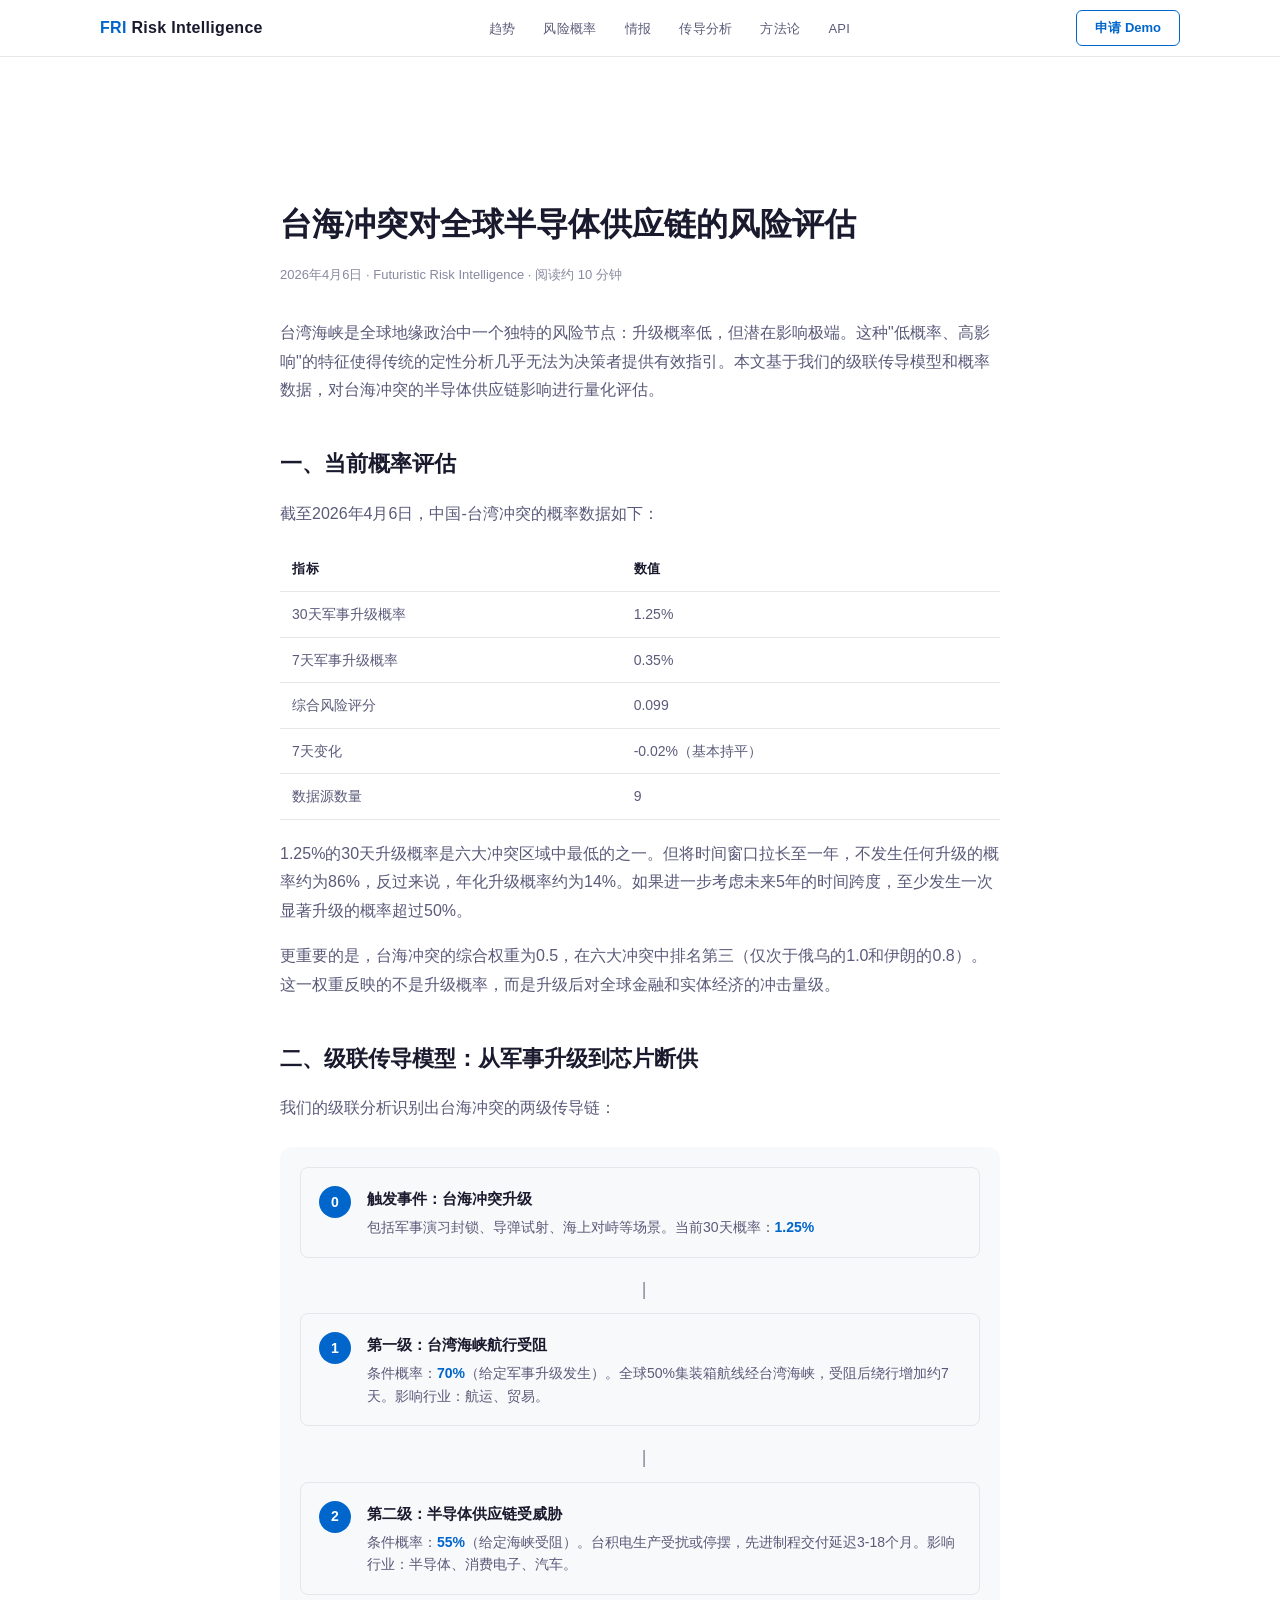
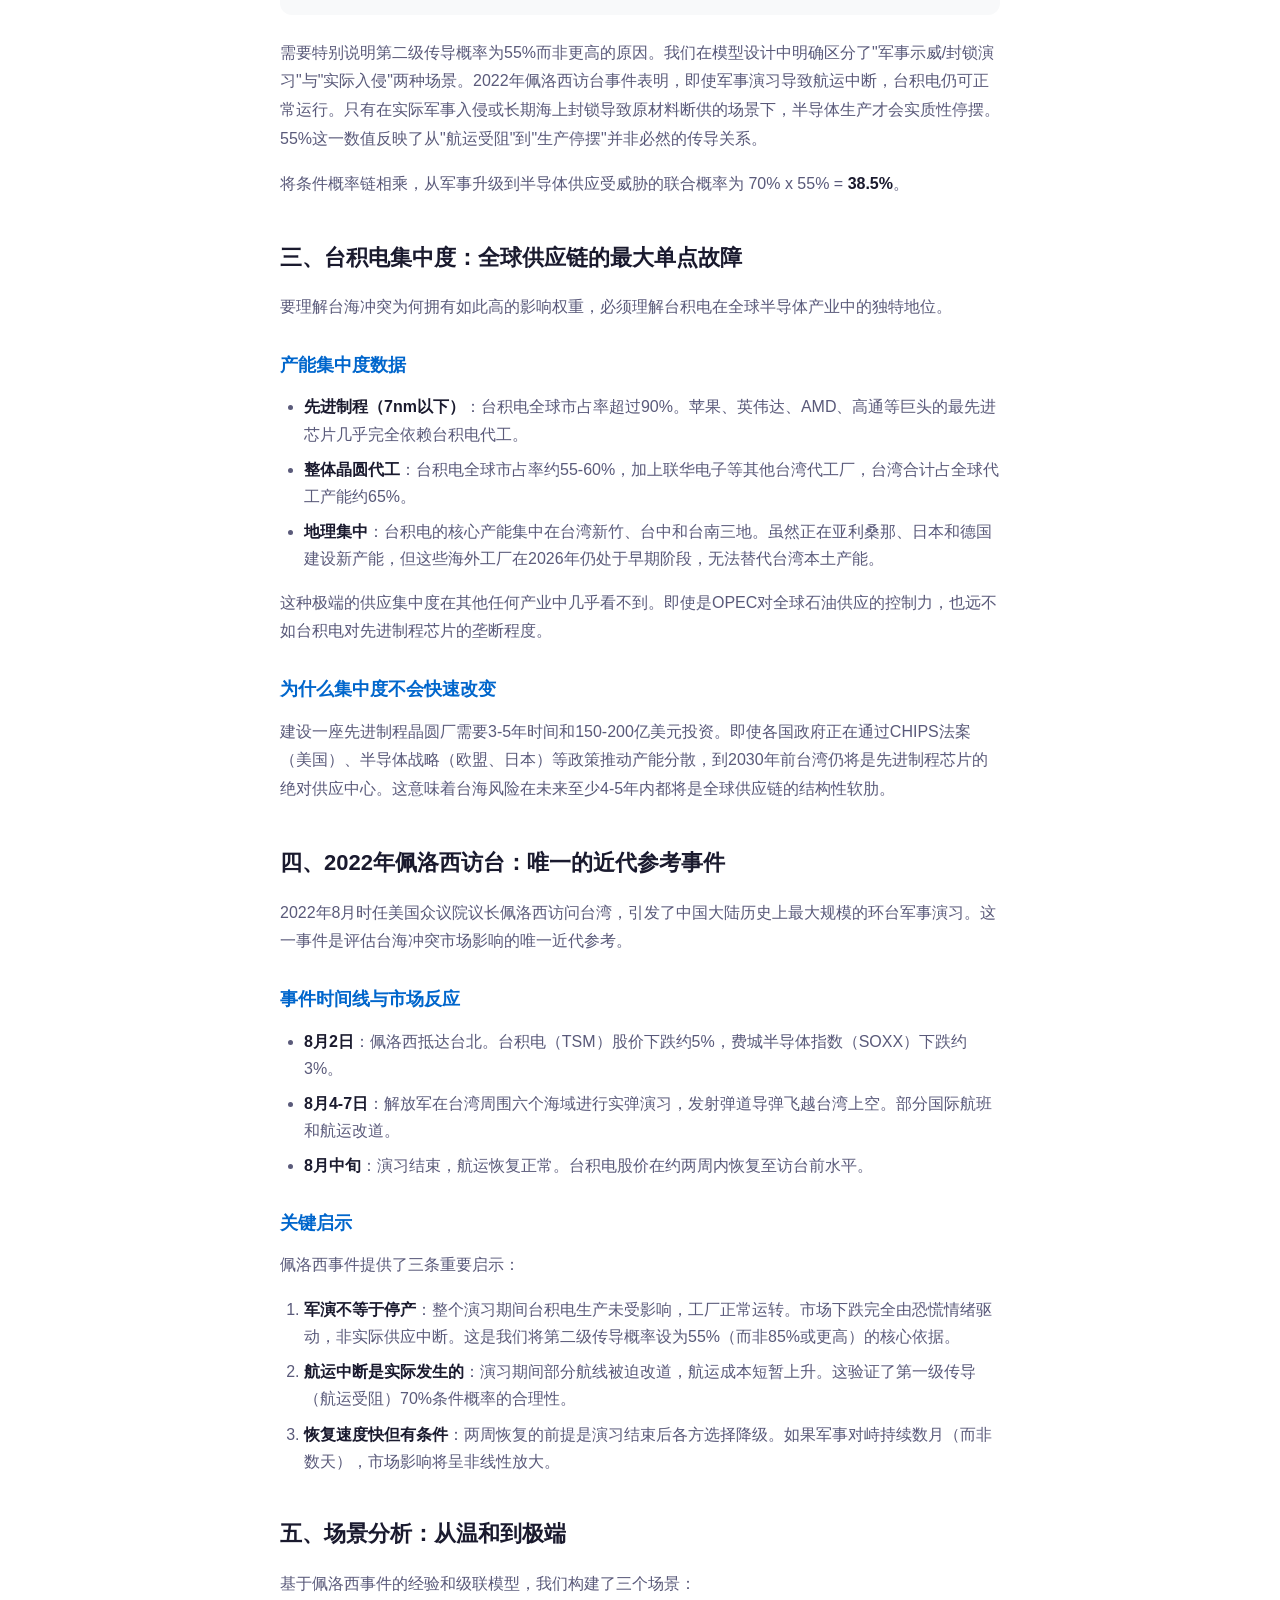
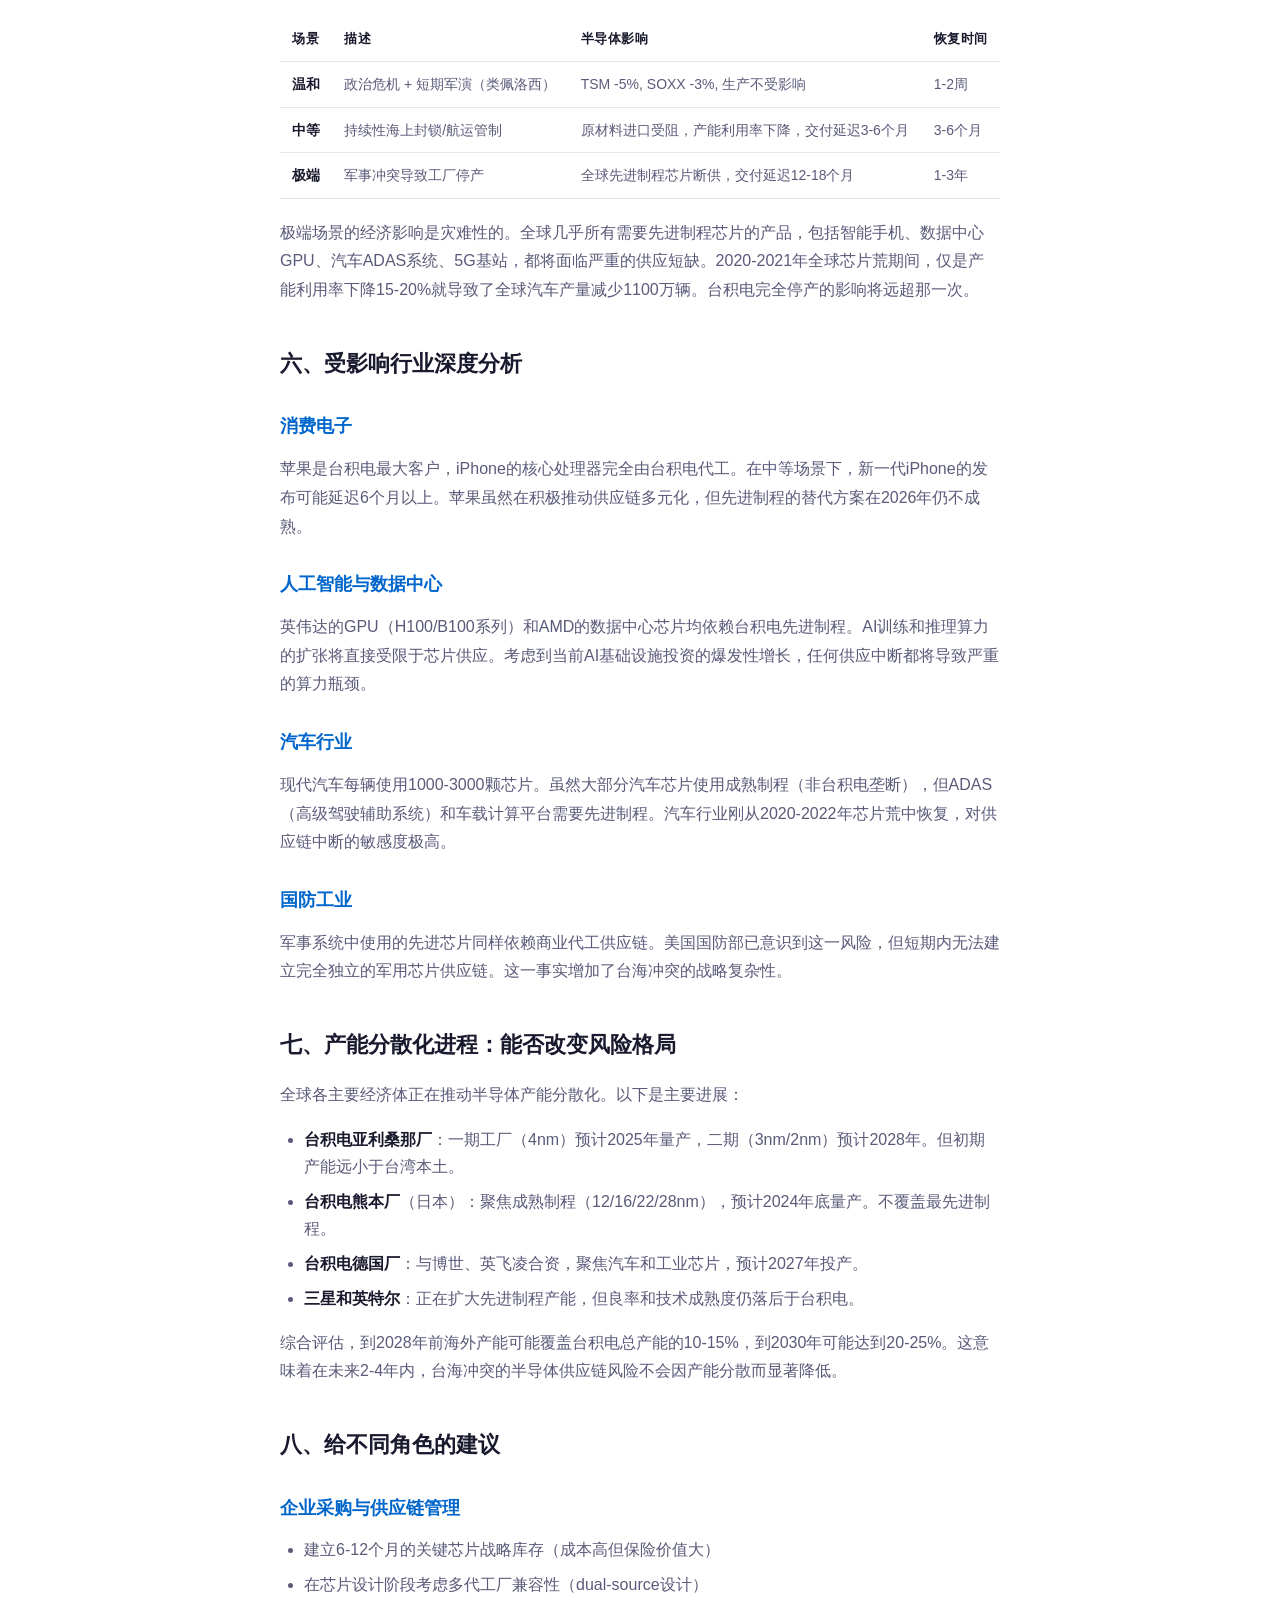
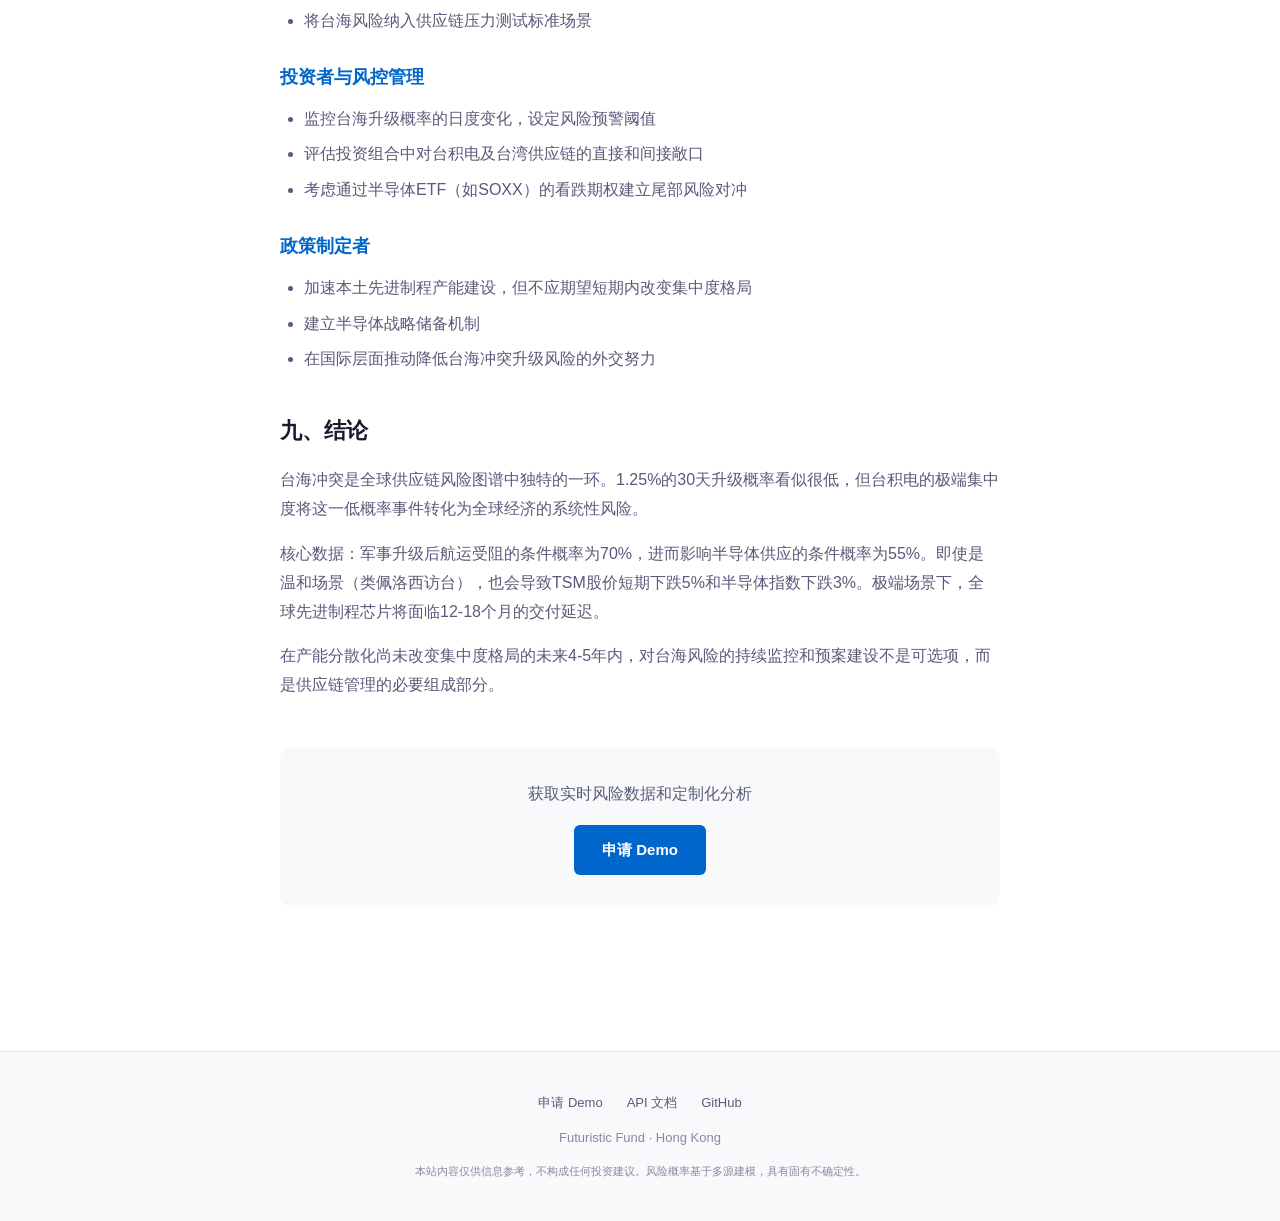
<file: blog/taiwan-semiconductor-risk.html>
<!DOCTYPE html>
<html lang="zh-CN">
<head>
  <meta charset="UTF-8">
  <link rel="canonical" href="https://futuristicrisks.com/blog/taiwan-semiconductor-risk.html">
  <meta name="viewport" content="width=device-width, initial-scale=1.0">
  <title>台海冲突对全球半导体供应链的风险评估 — Futuristic Risk Intelligence</title>
  <meta name="description" content="量化分析台海冲突升级对全球半导体供应链的级联影响。台积电集中度风险、航运中断传导路径、佩洛西访台前例分析及企业应对策略。">
  <meta name="keywords" content="台海冲突, 台积电风险, 半导体供应链, 台湾海峡, TSMC风险, 芯片供应链中断">

  <meta property="og:title" content="台海冲突对全球半导体供应链的风险评估">
  <meta property="og:description" content="量化分析台海冲突如何通过航运中断和生产停摆两条路径冲击全球半导体供应链">
  <meta property="og:type" content="article">
  <meta name="twitter:card" content="summary_large_image">

  <link rel="stylesheet" href="../css/style.css">

  <script type="application/ld+json">
  {
    "@context": "https://schema.org",
    "@type": "Article",
    "headline": "台海冲突对全球半导体供应链的风险评估",
    "description": "量化分析台海冲突升级对全球半导体供应链的级联影响，包括台积电集中度风险和航运中断传导路径。",
    "author": {
      "@type": "Organization",
      "name": "Futuristic Risk Intelligence"
    },
    "publisher": {
      "@type": "Organization",
      "name": "Futuristic Risk Intelligence",
      "url": "https://futuristicrisks.com"
    },
    "datePublished": "2026-04-06",
    "dateModified": "2026-04-06",
    "mainEntityOfPage": {
      "@type": "WebPage",
      "@id": "https://futuristicrisks.com/blog/taiwan-semiconductor-risk.html"
    },
    "keywords": ["台海冲突", "台积电风险", "半导体供应链", "台湾海峡"]
  }
  </script>

  <style>
    .article { max-width: 720px; margin: 0 auto; padding-top: 100px; }
    .article h1 { font-size: 32px; font-weight: 700; margin-bottom: 12px; }
    .article-meta { color: var(--text-light); font-size: 13px; margin-bottom: 32px; }
    .article h2 { font-size: 22px; margin-top: 40px; margin-bottom: 16px; }
    .article h3 { font-size: 18px; margin-top: 28px; margin-bottom: 12px; color: var(--accent); }
    .article p { color: var(--text-muted); margin-bottom: 16px; font-size: 16px; line-height: 1.8; }
    .article ul, .article ol { color: var(--text-muted); margin-bottom: 16px; padding-left: 24px; }
    .article li { margin-bottom: 8px; line-height: 1.7; }
    .article strong { color: var(--text); }
    .article-cta { text-align: center; margin: 48px 0; padding: 32px; background: var(--bg-alt); border-radius: 12px; }
    .article-cta p { color: var(--text-muted); margin-bottom: 16px; }
    .data-table { width: 100%; border-collapse: collapse; margin: 20px 0; font-size: 14px; }
    .data-table th, .data-table td { padding: 10px 12px; text-align: left; border-bottom: 1px solid var(--border); }
    .data-table th { color: var(--text); font-weight: 600; font-size: 13px; text-transform: uppercase; letter-spacing: 0.5px; }
    .data-table td { color: var(--text-muted); }
    .callout { padding: 16px 20px; background: var(--bg-alt); border-left: 3px solid var(--accent); border-radius: 0 8px 8px 0; margin: 20px 0; }
    .callout p { margin-bottom: 0; font-size: 14px; }
    .cascade-flow { padding: 20px; background: var(--bg-alt); border-radius: 12px; margin: 24px 0; }
    .cascade-step { display: flex; align-items: flex-start; gap: 16px; margin-bottom: 16px; }
    .cascade-step:last-child { margin-bottom: 0; }
    .cascade-num { flex-shrink: 0; width: 32px; height: 32px; background: var(--accent); color: #fff; border-radius: 50%; display: flex; align-items: center; justify-content: center; font-weight: 700; font-size: 14px; }
    .cascade-content { flex: 1; }
    .cascade-content .label { color: var(--text); font-weight: 600; font-size: 15px; margin-bottom: 4px; }
    .cascade-content .detail { color: var(--text-muted); font-size: 14px; line-height: 1.6; }
    .cascade-content .prob { color: var(--accent); font-weight: 600; }
    .cascade-arrow { text-align: center; color: var(--text-light); font-size: 18px; margin: 8px 0; padding-left: 8px; }
  </style>
</head>
<body>

<nav class="nav">
  <div class="nav-inner">
    <a href="../index.html" class="nav-brand"><span>FRI</span> Risk Intelligence</a>
    <ul class="nav-links">
      <li><a href="../index.html#trends">趋势</a></li>
      <li><a href="../index.html#dashboard">风险概率</a></li>
      <li><a href="../index.html#news">情报</a></li>
      <li><a href="../index.html#cascade">传导分析</a></li>
      <li><a href="../index.html#method">方法论</a></li>
      <li><a href="../api-docs.html">API</a></li>
    </ul>
    <a href="../demo.html" class="nav-cta">申请 Demo</a>
  </div>
</nav>

<section>
  <div class="container article">
    <h1>台海冲突对全球半导体供应链的风险评估</h1>
    <div class="article-meta">2026年4月6日 · Futuristic Risk Intelligence · 阅读约 10 分钟</div>

    <p>台湾海峡是全球地缘政治中一个独特的风险节点：升级概率低，但潜在影响极端。这种"低概率、高影响"的特征使得传统的定性分析几乎无法为决策者提供有效指引。本文基于我们的级联传导模型和概率数据，对台海冲突的半导体供应链影响进行量化评估。</p>

    <h2>一、当前概率评估</h2>

    <p>截至2026年4月6日，中国-台湾冲突的概率数据如下：</p>

    <table class="data-table">
      <thead>
        <tr>
          <th>指标</th>
          <th>数值</th>
        </tr>
      </thead>
      <tbody>
        <tr>
          <td>30天军事升级概率</td>
          <td>1.25%</td>
        </tr>
        <tr>
          <td>7天军事升级概率</td>
          <td>0.35%</td>
        </tr>
        <tr>
          <td>综合风险评分</td>
          <td>0.099</td>
        </tr>
        <tr>
          <td>7天变化</td>
          <td>-0.02%（基本持平）</td>
        </tr>
        <tr>
          <td>数据源数量</td>
          <td>9</td>
        </tr>
      </tbody>
    </table>

    <p>1.25%的30天升级概率是六大冲突区域中最低的之一。但将时间窗口拉长至一年，不发生任何升级的概率约为86%，反过来说，年化升级概率约为14%。如果进一步考虑未来5年的时间跨度，至少发生一次显著升级的概率超过50%。</p>

    <p>更重要的是，台海冲突的综合权重为0.5，在六大冲突中排名第三（仅次于俄乌的1.0和伊朗的0.8）。这一权重反映的不是升级概率，而是升级后对全球金融和实体经济的冲击量级。</p>

    <h2>二、级联传导模型：从军事升级到芯片断供</h2>

    <p>我们的级联分析识别出台海冲突的两级传导链：</p>

    <div class="cascade-flow">
      <div class="cascade-step">
        <div class="cascade-num">0</div>
        <div class="cascade-content">
          <div class="label">触发事件：台海冲突升级</div>
          <div class="detail">包括军事演习封锁、导弹试射、海上对峙等场景。当前30天概率：<span class="prob">1.25%</span></div>
        </div>
      </div>
      <div class="cascade-arrow">|</div>
      <div class="cascade-step">
        <div class="cascade-num">1</div>
        <div class="cascade-content">
          <div class="label">第一级：台湾海峡航行受阻</div>
          <div class="detail">条件概率：<span class="prob">70%</span>（给定军事升级发生）。全球50%集装箱航线经台湾海峡，受阻后绕行增加约7天。影响行业：航运、贸易。</div>
        </div>
      </div>
      <div class="cascade-arrow">|</div>
      <div class="cascade-step">
        <div class="cascade-num">2</div>
        <div class="cascade-content">
          <div class="label">第二级：半导体供应链受威胁</div>
          <div class="detail">条件概率：<span class="prob">55%</span>（给定海峡受阻）。台积电生产受扰或停摆，先进制程交付延迟3-18个月。影响行业：半导体、消费电子、汽车。</div>
        </div>
      </div>
    </div>

    <p>需要特别说明第二级传导概率为55%而非更高的原因。我们在模型设计中明确区分了"军事示威/封锁演习"与"实际入侵"两种场景。2022年佩洛西访台事件表明，即使军事演习导致航运中断，台积电仍可正常运行。只有在实际军事入侵或长期海上封锁导致原材料断供的场景下，半导体生产才会实质性停摆。55%这一数值反映了从"航运受阻"到"生产停摆"并非必然的传导关系。</p>

    <p>将条件概率链相乘，从军事升级到半导体供应受威胁的联合概率为 70% x 55% = <strong>38.5%</strong>。</p>

    <h2>三、台积电集中度：全球供应链的最大单点故障</h2>

    <p>要理解台海冲突为何拥有如此高的影响权重，必须理解台积电在全球半导体产业中的独特地位。</p>

    <h3>产能集中度数据</h3>
    <ul>
      <li><strong>先进制程（7nm以下）</strong>：台积电全球市占率超过90%。苹果、英伟达、AMD、高通等巨头的最先进芯片几乎完全依赖台积电代工。</li>
      <li><strong>整体晶圆代工</strong>：台积电全球市占率约55-60%，加上联华电子等其他台湾代工厂，台湾合计占全球代工产能约65%。</li>
      <li><strong>地理集中</strong>：台积电的核心产能集中在台湾新竹、台中和台南三地。虽然正在亚利桑那、日本和德国建设新产能，但这些海外工厂在2026年仍处于早期阶段，无法替代台湾本土产能。</li>
    </ul>

    <p>这种极端的供应集中度在其他任何产业中几乎看不到。即使是OPEC对全球石油供应的控制力，也远不如台积电对先进制程芯片的垄断程度。</p>

    <h3>为什么集中度不会快速改变</h3>

    <p>建设一座先进制程晶圆厂需要3-5年时间和150-200亿美元投资。即使各国政府正在通过CHIPS法案（美国）、半导体战略（欧盟、日本）等政策推动产能分散，到2030年前台湾仍将是先进制程芯片的绝对供应中心。这意味着台海风险在未来至少4-5年内都将是全球供应链的结构性软肋。</p>

    <h2>四、2022年佩洛西访台：唯一的近代参考事件</h2>

    <p>2022年8月时任美国众议院议长佩洛西访问台湾，引发了中国大陆历史上最大规模的环台军事演习。这一事件是评估台海冲突市场影响的唯一近代参考。</p>

    <h3>事件时间线与市场反应</h3>
    <ul>
      <li><strong>8月2日</strong>：佩洛西抵达台北。台积电（TSM）股价下跌约5%，费城半导体指数（SOXX）下跌约3%。</li>
      <li><strong>8月4-7日</strong>：解放军在台湾周围六个海域进行实弹演习，发射弹道导弹飞越台湾上空。部分国际航班和航运改道。</li>
      <li><strong>8月中旬</strong>：演习结束，航运恢复正常。台积电股价在约两周内恢复至访台前水平。</li>
    </ul>

    <h3>关键启示</h3>
    <p>佩洛西事件提供了三条重要启示：</p>

    <ol>
      <li><strong>军演不等于停产</strong>：整个演习期间台积电生产未受影响，工厂正常运转。市场下跌完全由恐慌情绪驱动，非实际供应中断。这是我们将第二级传导概率设为55%（而非85%或更高）的核心依据。</li>
      <li><strong>航运中断是实际发生的</strong>：演习期间部分航线被迫改道，航运成本短暂上升。这验证了第一级传导（航运受阻）70%条件概率的合理性。</li>
      <li><strong>恢复速度快但有条件</strong>：两周恢复的前提是演习结束后各方选择降级。如果军事对峙持续数月（而非数天），市场影响将呈非线性放大。</li>
    </ol>

    <h2>五、场景分析：从温和到极端</h2>

    <p>基于佩洛西事件的经验和级联模型，我们构建了三个场景：</p>

    <table class="data-table">
      <thead>
        <tr>
          <th>场景</th>
          <th>描述</th>
          <th>半导体影响</th>
          <th>恢复时间</th>
        </tr>
      </thead>
      <tbody>
        <tr>
          <td><strong>温和</strong></td>
          <td>政治危机 + 短期军演（类佩洛西）</td>
          <td>TSM -5%, SOXX -3%, 生产不受影响</td>
          <td>1-2周</td>
        </tr>
        <tr>
          <td><strong>中等</strong></td>
          <td>持续性海上封锁/航运管制</td>
          <td>原材料进口受阻，产能利用率下降，交付延迟3-6个月</td>
          <td>3-6个月</td>
        </tr>
        <tr>
          <td><strong>极端</strong></td>
          <td>军事冲突导致工厂停产</td>
          <td>全球先进制程芯片断供，交付延迟12-18个月</td>
          <td>1-3年</td>
        </tr>
      </tbody>
    </table>

    <p>极端场景的经济影响是灾难性的。全球几乎所有需要先进制程芯片的产品，包括智能手机、数据中心GPU、汽车ADAS系统、5G基站，都将面临严重的供应短缺。2020-2021年全球芯片荒期间，仅是产能利用率下降15-20%就导致了全球汽车产量减少1100万辆。台积电完全停产的影响将远超那一次。</p>

    <h2>六、受影响行业深度分析</h2>

    <h3>消费电子</h3>
    <p>苹果是台积电最大客户，iPhone的核心处理器完全由台积电代工。在中等场景下，新一代iPhone的发布可能延迟6个月以上。苹果虽然在积极推动供应链多元化，但先进制程的替代方案在2026年仍不成熟。</p>

    <h3>人工智能与数据中心</h3>
    <p>英伟达的GPU（H100/B100系列）和AMD的数据中心芯片均依赖台积电先进制程。AI训练和推理算力的扩张将直接受限于芯片供应。考虑到当前AI基础设施投资的爆发性增长，任何供应中断都将导致严重的算力瓶颈。</p>

    <h3>汽车行业</h3>
    <p>现代汽车每辆使用1000-3000颗芯片。虽然大部分汽车芯片使用成熟制程（非台积电垄断），但ADAS（高级驾驶辅助系统）和车载计算平台需要先进制程。汽车行业刚从2020-2022年芯片荒中恢复，对供应链中断的敏感度极高。</p>

    <h3>国防工业</h3>
    <p>军事系统中使用的先进芯片同样依赖商业代工供应链。美国国防部已意识到这一风险，但短期内无法建立完全独立的军用芯片供应链。这一事实增加了台海冲突的战略复杂性。</p>

    <h2>七、产能分散化进程：能否改变风险格局</h2>

    <p>全球各主要经济体正在推动半导体产能分散化。以下是主要进展：</p>

    <ul>
      <li><strong>台积电亚利桑那厂</strong>：一期工厂（4nm）预计2025年量产，二期（3nm/2nm）预计2028年。但初期产能远小于台湾本土。</li>
      <li><strong>台积电熊本厂</strong>（日本）：聚焦成熟制程（12/16/22/28nm），预计2024年底量产。不覆盖最先进制程。</li>
      <li><strong>台积电德国厂</strong>：与博世、英飞凌合资，聚焦汽车和工业芯片，预计2027年投产。</li>
      <li><strong>三星和英特尔</strong>：正在扩大先进制程产能，但良率和技术成熟度仍落后于台积电。</li>
    </ul>

    <p>综合评估，到2028年前海外产能可能覆盖台积电总产能的10-15%，到2030年可能达到20-25%。这意味着在未来2-4年内，台海冲突的半导体供应链风险不会因产能分散而显著降低。</p>

    <h2>八、给不同角色的建议</h2>

    <h3>企业采购与供应链管理</h3>
    <ul>
      <li>建立6-12个月的关键芯片战略库存（成本高但保险价值大）</li>
      <li>在芯片设计阶段考虑多代工厂兼容性（dual-source设计）</li>
      <li>将台海风险纳入供应链压力测试标准场景</li>
    </ul>

    <h3>投资者与风控管理</h3>
    <ul>
      <li>监控台海升级概率的日度变化，设定风险预警阈值</li>
      <li>评估投资组合中对台积电及台湾供应链的直接和间接敞口</li>
      <li>考虑通过半导体ETF（如SOXX）的看跌期权建立尾部风险对冲</li>
    </ul>

    <h3>政策制定者</h3>
    <ul>
      <li>加速本土先进制程产能建设，但不应期望短期内改变集中度格局</li>
      <li>建立半导体战略储备机制</li>
      <li>在国际层面推动降低台海冲突升级风险的外交努力</li>
    </ul>

    <h2>九、结论</h2>

    <p>台海冲突是全球供应链风险图谱中独特的一环。1.25%的30天升级概率看似很低，但台积电的极端集中度将这一低概率事件转化为全球经济的系统性风险。</p>

    <p>核心数据：军事升级后航运受阻的条件概率为70%，进而影响半导体供应的条件概率为55%。即使是温和场景（类佩洛西访台），也会导致TSM股价短期下跌5%和半导体指数下跌3%。极端场景下，全球先进制程芯片将面临12-18个月的交付延迟。</p>

    <p>在产能分散化尚未改变集中度格局的未来4-5年内，对台海风险的持续监控和预案建设不是可选项，而是供应链管理的必要组成部分。</p>

    <div class="article-cta">
      <p>获取实时风险数据和定制化分析</p>
      <a href="../demo.html" class="hero-cta">申请 Demo</a>
    </div>
  </div>
</section>

<footer class="footer">
  <div class="footer-links">
    <a href="../demo.html">申请 Demo</a>
    <a href="../api-docs.html">API 文档</a>
    <a href="https://github.com/cct15/war-dashboard-data" target="_blank">GitHub</a>
  </div>
  <div>Futuristic Fund · Hong Kong</div>
  <div class="footer-disclaimer">
    本站内容仅供信息参考，不构成任何投资建议。风险概率基于多源建模，具有固有不确定性。
  </div>
</footer>

</body>
</html>
</file>
<file: css/style.css>
/* ===== Reset & Base ===== */
*, *::before, *::after { box-sizing: border-box; margin: 0; padding: 0; }

:root {
  --bg: #ffffff;
  --bg-alt: #f8f9fa;
  --bg-card: #ffffff;
  --text: #1a1a2e;
  --text-muted: #5a5a7a;
  --text-light: #8888a0;
  --accent: #0066cc;
  --accent-hover: #0052a3;
  --risk-high: #dc3545;
  --risk-medium: #f59e0b;
  --risk-low: #28a745;
  --border: #e5e7eb;
  --shadow: 0 1px 3px rgba(0,0,0,.06);
  --shadow-lg: 0 4px 12px rgba(0,0,0,.08);
  --font: -apple-system, "PingFang SC", "Hiragino Sans GB", "Microsoft YaHei", sans-serif;
  --max-w: 1080px;
}

html { scroll-behavior: smooth; }
body {
  font-family: var(--font);
  background: var(--bg);
  color: var(--text);
  line-height: 1.75;
  font-size: 16px;
}
a { color: var(--accent); text-decoration: none; }
a:hover { text-decoration: underline; }

/* ===== Navigation ===== */
.nav {
  position: fixed; top: 0; left: 0; right: 0;
  background: rgba(255,255,255,.92);
  backdrop-filter: blur(16px);
  border-bottom: 1px solid var(--border);
  z-index: 100;
  padding: 0 24px;
}
.nav-inner {
  max-width: var(--max-w);
  margin: 0 auto;
  display: flex;
  align-items: center;
  justify-content: space-between;
  height: 56px;
}
.nav-brand { font-size: 16px; font-weight: 600; color: var(--text); letter-spacing: .3px; }
.nav-brand span { color: var(--accent); }
.nav-links { display: flex; gap: 28px; list-style: none; }
.nav-links a { color: var(--text-muted); font-size: 13px; transition: color .2s; letter-spacing: .3px; }
.nav-links a:hover { color: var(--text); text-decoration: none; }
.nav-cta {
  background: transparent;
  color: var(--accent);
  padding: 6px 18px;
  border-radius: 6px;
  font-size: 13px;
  font-weight: 600;
  border: 1px solid var(--accent);
  transition: all .2s;
}
.nav-cta:hover { background: var(--accent); color: #fff; text-decoration: none; }

/* ===== Sections ===== */
section { padding: 96px 24px; }
.section-alt { background: var(--bg-alt); }
.container { max-width: var(--max-w); margin: 0 auto; }
.section-title {
  font-size: 28px;
  font-weight: 700;
  margin-bottom: 12px;
  line-height: 1.3;
  letter-spacing: -.3px;
  color: var(--text);
}
.section-subtitle {
  color: var(--text-muted);
  font-size: 16px;
  margin-bottom: 48px;
  max-width: 640px;
  line-height: 1.7;
}

/* ===== Hero ===== */
.hero {
  min-height: 100vh;
  display: flex;
  align-items: center;
  padding-top: 56px;
  position: relative;
  overflow: hidden;
  background: var(--bg);
}
.hero-bg {
  position: absolute;
  inset: 0;
  opacity: .04;
  background: radial-gradient(ellipse at 70% 40%, var(--accent) 0%, transparent 50%);
}
.hero-grid {
  display: grid;
  grid-template-columns: 1fr 1.2fr;
  gap: 40px;
  align-items: center;
  position: relative;
  z-index: 1;
}
.hero-eyebrow {
  color: var(--accent);
  font-size: 13px;
  font-weight: 600;
  letter-spacing: 1.5px;
  text-transform: uppercase;
  margin-bottom: 20px;
}
.hero h1 {
  font-size: clamp(28px, 4vw, 42px);
  font-weight: 700;
  line-height: 1.25;
  margin-bottom: 20px;
  letter-spacing: -.5px;
  color: var(--text);
}
.hero h1 .highlight { color: var(--accent); }
.hero-desc {
  font-size: 17px;
  color: var(--text-muted);
  max-width: 480px;
  margin-bottom: 32px;
  line-height: 1.75;
}
.hero-actions { display: flex; gap: 16px; align-items: center; }
.hero-cta {
  display: inline-flex;
  align-items: center;
  background: var(--accent);
  color: #fff;
  padding: 12px 28px;
  border-radius: 6px;
  font-size: 15px;
  font-weight: 600;
  transition: background .2s;
}
.hero-cta:hover { background: var(--accent-hover); text-decoration: none; }
.hero-cta-secondary {
  color: var(--text-muted);
  font-size: 15px;
  padding: 12px 0;
  transition: color .2s;
}
.hero-cta-secondary:hover { color: var(--text); text-decoration: none; }

/* ===== World Map (flat, war dashboard style) ===== */
.map-container {
  width: 100%;
  max-width: 680px;
  position: relative;
  margin: 0 auto;
  border-radius: 8px;
  overflow: visible;
  box-shadow: var(--shadow-lg);
  border: 1px solid var(--border);
}
.world-map-svg { width: 100%; display: block; }
.map-hotspots { position: absolute; inset: 0; overflow: visible; }
.hotspot {
  position: absolute;
  transform: translate(-50%, -50%);
  z-index: 2;
  padding: 8px;
  cursor: pointer;
}
.hotspot-dot {
  width: 10px; height: 10px;
  border-radius: 50%;
  background: #dc2626;
  position: relative;
  border: 2px solid #fff;
  box-shadow: 0 0 4px rgba(220,38,38,.4);
}
.hotspot-dot::after {
  content: '';
  position: absolute;
  inset: -6px;
  border-radius: 50%;
  background: rgba(220,38,38,.15);
  animation: pulse 2.5s ease-out infinite;
}
.globe-caption {
  text-align: center;
  font-size: 12px;
  color: var(--text-light);
  margin-top: 10px;
  letter-spacing: .3px;
}

/* Legend grid below map */
.map-legend {
  display: grid;
  grid-template-columns: repeat(3, 1fr);
  gap: 8px;
  margin-top: 12px;
  max-width: 680px;
  margin-left: auto;
  margin-right: auto;
}
.legend-card {
  display: flex;
  align-items: center;
  gap: 8px;
  padding: 8px 12px;
  background: var(--bg-card);
  border: 1px solid var(--border);
  border-radius: 8px;
  box-shadow: 0 1px 2px rgba(0,0,0,.04);
  transition: box-shadow .2s, transform .2s, background .2s;
}
.legend-highlight {
  box-shadow: 0 6px 24px rgba(0,102,204,.25);
  transform: translateY(-3px) scale(1.03);
  background: #eef4ff;
  border-color: var(--accent);
}
.legend-dot {
  width: 8px;
  height: 8px;
  border-radius: 50%;
  background: #dc2626;
  flex-shrink: 0;
}
.legend-name {
  font-size: 12px;
  font-weight: 600;
  color: var(--text);
  line-height: 1.2;
  margin-bottom: 2px;
}
.legend-indicators {
  display: flex;
  gap: 8px;
}
.legend-ind {
  font-size: 12px;
  font-weight: 700;
}
@keyframes pulse {
  0% { transform: scale(1); opacity: .6; }
  100% { transform: scale(4); opacity: 0; }
}

/* ===== Trend Cards ===== */
.trend-grid { display: grid; grid-template-columns: 1fr; gap: 16px; }
.trend-card {
  padding: 24px 24px 24px 22px;
  border-left: 3px solid var(--accent);
  background: var(--bg-card);
  border-radius: 0 8px 8px 0;
  box-shadow: var(--shadow);
}
.trend-card h3 { font-size: 17px; font-weight: 700; margin-bottom: 8px; color: var(--text); }
.trend-card p { color: var(--text-muted); font-size: 15px; line-height: 1.75; }

/* ===== Risk Dashboard (war dashboard style, static HTML) ===== */
#risk-dashboard {
  display: grid;
  grid-template-columns: 1fr;
  gap: 20px;
}
.conflict-section {
  background: var(--bg-card);
  border-radius: 12px;
  padding: 24px;
  box-shadow: var(--shadow);
  border: 1px solid var(--border);
}
.section-header {
  display: flex;
  align-items: baseline;
  justify-content: space-between;
  margin-bottom: 16px;
  padding-bottom: 12px;
  border-bottom: 2px solid var(--bg-alt);
}
.section-header h2 {
  font-size: 18px;
  font-weight: 700;
  color: var(--text);
}
.situation-briefing {
  font-size: 14px;
  color: var(--text-muted);
  line-height: 1.8;
  margin-bottom: 16px;
  padding: 12px 16px;
  background: var(--bg-alt);
  border-radius: 8px;
  border-left: 3px solid var(--accent);
}
.prob-grid {
  display: grid;
  grid-template-columns: repeat(auto-fit, minmax(280px, 1fr));
  gap: 12px;
  margin-bottom: 16px;
}
.prob-card {
  background: var(--bg-card);
  border-radius: 10px;
  padding: 16px;
  border: 1px solid var(--border);
  box-shadow: 0 1px 3px rgba(0,0,0,.04);
  transition: box-shadow .2s;
}
.prob-card:hover { box-shadow: var(--shadow); }
.prob-header {
  display: flex;
  justify-content: space-between;
  align-items: center;
  margin-bottom: 8px;
}
.prob-type {
  font-size: 13px;
  font-weight: 600;
  color: var(--text);
}
.prob-badge {
  display: inline-block;
  padding: 3px 12px;
  border-radius: 9999px;
  font-size: 12px;
  font-weight: 700;
  color: #fff;
  letter-spacing: 0.03em;
}
.prob-value {
  font-size: 32px;
  font-weight: 800;
  line-height: 1.1;
  margin-bottom: 4px;
  font-variant-numeric: tabular-nums;
  font-family: "SF Mono", "Fira Code", "Menlo", monospace;
  /* color is set inline by JS via probStyle */
}
.prob-sub {
  font-size: 11px;
  color: var(--text-light);
  margin-bottom: 8px;
}
.bar-bg {
  height: 6px;
  background: rgba(0,0,0,.08);
  border-radius: 3px;
  overflow: hidden;
  min-width: 80px;
  margin-bottom: 10px;
}
.bar-fill {
  height: 100%;
  border-radius: 3px;
  transition: width .6s ease;
}
.prob-deltas {
  display: flex;
  justify-content: space-between;
  font-size: 12px;
  color: var(--text-light);
}
.delta-group { display: inline-flex; gap: 4px; align-items: center; }
.delta, .prob-delta { font-weight: 700; font-size: 12px; }
.delta-up, .prob-delta-up { color: #dc2626; }
.delta-down, .prob-delta-down { color: #16a34a; }
.delta-flat, .prob-delta-flat { color: var(--text-light); }
.delta-na, .prob-delta-na { color: var(--text-light); }
.near-term {
  margin-top: 8px;
  padding-top: 6px;
  border-top: 1px solid rgba(0,0,0,.06);
  display: flex;
  gap: 10px;
  align-items: center;
  font-size: 11px;
}
.near-term-label {
  background: #dc2626;
  color: #fff;
  padding: 1px 8px;
  border-radius: 4px;
  font-size: 10px;
  font-weight: 700;
}
.near-term-label.near-term-positive {
  background: #2563eb;
}
.near-term-val { color: var(--text-muted); }
.near-term-val strong { color: var(--text); }
/* Risk impact tags */
.risk-impact {
  margin-top: 16px;
  padding-top: 14px;
  border-top: 1px solid var(--border);
}
.impact-row {
  display: flex;
  flex-wrap: wrap;
  align-items: baseline;
  gap: 6px;
  margin-bottom: 8px;
}
.impact-label {
  font-size: 12px;
  font-weight: 600;
  color: var(--text-light);
  min-width: 56px;
}
.impact-tag {
  display: inline-block;
  padding: 2px 10px;
  border-radius: 4px;
  font-size: 12px;
  font-weight: 500;
}
.impact-industry { background: rgba(0,102,204,.06); color: var(--accent); }
.impact-asset { background: rgba(245,158,11,.08); color: #b45309; }
.impact-channel {
  display: block;
  font-size: 13px;
  color: var(--text-muted);
  padding: 4px 0 4px 12px;
  border-left: 2px solid var(--border);
  margin-bottom: 4px;
  line-height: 1.5;
}
/* Extra risk sections */
.extra-risks-divider {
  margin: 40px 0 8px;
  padding: 0 0 8px;
  font-size: 13px;
  font-weight: 600;
  color: var(--text-muted);
  letter-spacing: 0.05em;
  text-transform: uppercase;
  border-bottom: 1px solid var(--border);
}
.extra-section { margin-top: 20px; }
.extra-event-list { list-style: none; padding: 0; }
.extra-event-item {
  display: flex;
  gap: 14px;
  align-items: baseline;
  padding: 12px 0;
  border-bottom: 1px solid var(--border);
}
.extra-event-item:last-child { border-bottom: none; }
.extra-event-prob {
  flex: 0 0 50px;
  font-size: 18px;
  font-weight: 800;
  font-variant-numeric: tabular-nums;
  font-family: "SF Mono", "Fira Code", "Menlo", monospace;
  text-align: right;
}
.extra-event-content { flex: 1; }
.extra-event-headline {
  font-size: 14px;
  font-weight: 500;
  color: var(--text);
  line-height: 1.5;
}
.extra-event-meta {
  display: flex;
  gap: 12px;
  margin-top: 4px;
  font-size: 12px;
  color: var(--text-light);
}
.extra-deadline { color: var(--text-muted); }
.extra-confidence { color: var(--text-light); }
.extra-impact { margin-top: 6px; }
.extra-impact-tags { display: flex; flex-wrap: wrap; gap: 4px; margin-bottom: 4px; }
.extra-impact-channels { display: flex; flex-direction: column; gap: 2px; }
.extra-impact-channel {
  font-size: 12px;
  color: var(--text-muted);
  line-height: 1.4;
}

.risk-footer {
  text-align: center;
  color: var(--text-light);
  font-size: 12px;
  margin-top: 20px;
  padding-top: 16px;
  border-top: 1px solid var(--border);
}

/* ===== News (expandable) ===== */
.news-grid { display: grid; grid-template-columns: 1fr; gap: 12px; }
.news-item {
  background: var(--bg-card);
  border: 1px solid var(--border);
  border-radius: 8px;
  box-shadow: var(--shadow);
  transition: box-shadow .2s;
}
.news-item:hover { box-shadow: var(--shadow-lg); }
.news-item[open] { box-shadow: var(--shadow-lg); }
.news-summary {
  display: flex;
  gap: 14px;
  align-items: baseline;
  padding: 16px 20px;
  cursor: pointer;
  list-style: none;
}
.news-summary::-webkit-details-marker { display: none; }
.news-summary::marker { display: none; content: ''; }
.news-date { flex: 0 0 64px; font-size: 13px; color: var(--text-light); font-variant-numeric: tabular-nums; }
.news-region {
  flex: 0 0 auto;
  padding: 2px 10px;
  border-radius: 4px;
  font-size: 11px;
  font-weight: 600;
  background: rgba(0,102,204,.06);
  color: var(--accent);
}
.news-text { flex: 1; font-size: 14px; color: var(--text); line-height: 1.6; }
.news-toggle {
  flex: 0 0 auto;
  font-size: 12px;
  color: var(--accent);
  font-weight: 600;
  white-space: nowrap;
}
.news-item[open] .news-toggle { opacity: .5; }
.news-detail {
  padding: 0 20px 16px;
  border-top: 1px solid var(--border);
  margin: 0 20px;
  padding-top: 14px;
}
.news-detail-header {
  display: flex;
  justify-content: space-between;
  align-items: center;
  margin-bottom: 10px;
}
.news-detail-label {
  font-size: 11px;
  font-weight: 600;
  color: var(--text-light);
  text-transform: uppercase;
  letter-spacing: .5px;
}
.news-prob-change {
  font-size: 12px;
  font-weight: 600;
  padding: 2px 8px;
  border-radius: 4px;
  background: var(--bg-alt);
  color: var(--text-muted);
}
.news-prob-change.prob-up { color: var(--risk-high); background: rgba(220,53,69,.06); }
.news-prob-change.prob-down { color: var(--risk-low); background: rgba(40,167,69,.06); }
.news-sources {
  list-style: none;
  padding: 0;
}
.news-sources li {
  font-size: 13px;
  color: var(--text-muted);
  padding: 6px 0;
  padding-left: 14px;
  position: relative;
  line-height: 1.5;
  border-bottom: 1px solid rgba(0,0,0,.03);
}
.news-sources li:last-child { border-bottom: none; }
.news-sources li::before {
  content: '';
  position: absolute;
  left: 0;
  top: 12px;
  width: 4px;
  height: 4px;
  border-radius: 50%;
  background: var(--accent);
}
.news-sources li strong { color: var(--text); font-weight: 600; }
.news-footer {
  text-align: center;
  color: var(--text-light);
  font-size: 13px;
  margin-top: 20px;
}

/* ===== Cascade Demo ===== */
.cascade-demo {
  background: var(--bg-card);
  border: 1px solid var(--border);
  border-radius: 12px;
  padding: 32px;
  margin-bottom: 20px;
  box-shadow: var(--shadow);
}
.cascade-label {
  font-size: 12px;
  color: var(--accent);
  font-weight: 600;
  letter-spacing: .5px;
  text-transform: uppercase;
  margin-bottom: 6px;
}
.cascade-title { font-size: 18px; font-weight: 700; margin-bottom: 24px; color: var(--text); }
.cascade-chain {
  display: flex;
  align-items: stretch;
  gap: 0;
  overflow-x: auto;
  padding-bottom: 4px;
}
.cascade-step {
  flex: 1;
  min-width: 180px;
  background: var(--bg-alt);
  border: 1px solid var(--border);
  border-radius: 8px;
  padding: 18px;
}
.cascade-arrow {
  flex: 0 0 44px;
  display: flex;
  align-items: center;
  justify-content: center;
  color: var(--text-light);
}
.cascade-step-prob {
  display: inline-block;
  background: var(--bg-alt);
  color: var(--text-muted);
  padding: 2px 10px;
  border-radius: 10px;
  font-size: 12px;
  font-weight: 600;
  margin-bottom: 8px;
  border: 1px solid var(--border);
}
.cascade-step h4 { font-size: 14px; font-weight: 600; margin-bottom: 6px; color: var(--text); }
.cascade-step p { font-size: 13px; color: var(--text-muted); line-height: 1.5; }
.cascade-tags { display: flex; flex-wrap: wrap; gap: 5px; margin-top: 10px; }
.cascade-tag { padding: 2px 8px; border-radius: 3px; font-size: 11px; font-weight: 600; }
.cascade-tag.sector { background: rgba(0,102,204,.06); color: var(--accent); }
.cascade-tag.asset { background: rgba(245,158,11,.08); color: var(--risk-medium); }
.cascade-history {
  margin-top: 18px;
  padding-top: 14px;
  border-top: 1px solid var(--border);
}
.cascade-history h4 {
  font-size: 12px;
  color: var(--text-light);
  margin-bottom: 8px;
  font-weight: 600;
  letter-spacing: .3px;
  text-transform: uppercase;
}
.history-item { display: flex; gap: 12px; align-items: baseline; font-size: 13px; margin-bottom: 5px; }
.history-date { color: var(--text-light); font-size: 12px; flex: 0 0 56px; }
.history-impact { color: var(--risk-high); font-weight: 600; }
.cascade-disclaimer { color: var(--text-light); font-size: 13px; text-align: center; margin-top: 12px; }

/* ===== Impact Calculation ===== */
.impact-calc {
  background: var(--bg-card);
  border: 1px solid var(--border);
  border-radius: 12px;
  padding: 32px;
  margin-bottom: 20px;
  box-shadow: var(--shadow);
}
.impact-body {
  display: grid;
  grid-template-columns: 1fr 1fr;
  gap: 32px;
  margin-top: 20px;
}
.impact-formula {
  background: var(--bg-alt);
  border: 1px solid var(--border);
  border-radius: 8px;
  padding: 20px;
}
.impact-line {
  display: flex;
  justify-content: space-between;
  padding: 8px 0;
  font-size: 14px;
  border-bottom: 1px solid var(--border);
}
.impact-line:last-child { border-bottom: none; }
.impact-label { color: var(--text-muted); }
.impact-value { font-weight: 700; font-variant-numeric: tabular-nums; color: var(--text); }
.impact-value.highlight { color: var(--accent); font-size: 18px; }
.impact-result {
  margin-top: 8px;
  padding-top: 12px;
  border-top: 2px solid var(--border) !important;
  border-bottom: none !important;
}
.impact-detail h4 { font-size: 14px; font-weight: 600; margin-bottom: 8px; margin-top: 16px; color: var(--text); }
.impact-detail h4:first-child { margin-top: 0; }
.impact-detail ul { list-style: none; padding: 0; }
.impact-detail li {
  font-size: 14px; color: var(--text-muted); padding: 4px 0; padding-left: 16px; position: relative;
}
.impact-detail li::before { content: '·'; position: absolute; left: 0; color: var(--accent); font-weight: 700; }
.impact-detail strong { color: var(--risk-high); }
.impact-note {
  color: var(--text-light);
  font-size: 13px;
  margin-top: 16px;
  padding-top: 14px;
  border-top: 1px solid var(--border);
}

/* ===== Methodology ===== */
.method-flow {
  display: grid;
  grid-template-columns: repeat(4, 1fr);
  gap: 12px;
  margin: 48px 0 24px;
}
.method-step {
  padding: 24px 20px;
  background: var(--bg-card);
  border: 1px solid var(--border);
  border-radius: 10px;
  box-shadow: var(--shadow);
}
.method-step h4 { font-size: 15px; font-weight: 700; margin-bottom: 8px; color: var(--text); }
.method-step p { font-size: 13px; color: var(--text-muted); }
.method-number {
  font-size: 12px; font-weight: 700; color: var(--accent); letter-spacing: 1px; margin-bottom: 10px;
}
.method-arrow { display: none; }
.method-note { text-align: center; color: var(--text-light); font-size: 13px; margin-top: 16px; }

/* ===== Team ===== */
.team-section { text-align: center; max-width: 640px; margin: 40px auto 0; }
.team-desc { font-size: 17px; line-height: 1.85; color: var(--text-muted); }
.team-tags { display: flex; flex-wrap: wrap; justify-content: center; gap: 10px; margin-top: 28px; }
.team-tag {
  padding: 6px 16px;
  border: 1px solid var(--border);
  border-radius: 20px;
  font-size: 13px;
  color: var(--text-muted);
  letter-spacing: .3px;
  background: var(--bg-card);
}

/* ===== Pricing ===== */
.pricing-grid {
  display: grid;
  grid-template-columns: repeat(3, 1fr);
  gap: 20px;
  margin-top: 48px;
}
.pricing-card {
  background: var(--bg-card);
  border: 1px solid var(--border);
  border-radius: 12px;
  padding: 32px 28px;
  box-shadow: var(--shadow);
  display: flex;
  flex-direction: column;
}
.pricing-card.featured { border-color: var(--accent); box-shadow: 0 2px 12px rgba(0,102,204,.12); position: relative; }
.pricing-card.featured::before {
  content: '推荐';
  position: absolute;
  top: -10px;
  right: 20px;
  background: var(--accent);
  color: #fff;
  font-size: 11px;
  font-weight: 600;
  padding: 2px 10px;
  border-radius: 10px;
}
.pricing-tier { font-size: 14px; font-weight: 600; color: var(--accent); text-transform: uppercase; letter-spacing: 0.05em; }
.pricing-price { font-size: 36px; font-weight: 800; color: var(--text); margin: 8px 0 4px; }
.pricing-period { font-size: 16px; font-weight: 400; color: var(--text-muted); }
.pricing-desc { color: var(--text-muted); font-size: 14px; margin-bottom: 20px; }
.pricing-features { list-style: none; flex: 1; }
.pricing-features li {
  padding: 5px 0; font-size: 13px; color: var(--text-muted); display: flex; gap: 8px; align-items: baseline;
}
.pricing-features li::before { content: '✓'; color: var(--accent); flex-shrink: 0; font-weight: 700; }
.pricing-features li.pricing-note { color: var(--text-light); font-style: italic; }
.pricing-features li.pricing-note::before { content: '·'; color: var(--text-light); }
.pricing-cta {
  display: block;
  text-align: center;
  margin-top: 20px;
  padding: 10px 0;
  border-top: 1px solid var(--border);
  font-size: 14px;
  font-weight: 600;
  color: var(--accent);
}
.pricing-cta:hover { color: var(--accent-hover); }
.pricing-custom {
  text-align: center;
  margin-top: 24px;
  font-size: 14px;
  color: var(--text-muted);
}

/* Keep old tier styles for backward compat */
.tiers-grid {
  display: grid;
  grid-template-columns: repeat(auto-fit, minmax(340px, 1fr));
  gap: 20px;
  margin-top: 48px;
}
.tier-card {
  background: var(--bg-card);
  border: 1px solid var(--border);
  border-radius: 12px;
  padding: 32px;
  box-shadow: var(--shadow);
}
.tier-card.featured { border-color: var(--accent); box-shadow: 0 2px 12px rgba(0,102,204,.08); }
.tier-card h3 { font-size: 20px; font-weight: 700; margin-bottom: 10px; color: var(--text); }
.tier-card .tier-desc { color: var(--text-muted); font-size: 15px; margin-bottom: 20px; }
.tier-features { list-style: none; }
.tier-features li {
  padding: 6px 0; font-size: 14px; color: var(--text-muted); display: flex; gap: 10px; align-items: baseline;
}
.tier-features li::before { content: '—'; color: var(--accent); flex-shrink: 0; }
.tier-card .tier-target {
  margin-top: 20px; padding-top: 16px; border-top: 1px solid var(--border); font-size: 14px;
}

/* ===== Footer ===== */
.footer {
  padding: 40px 24px;
  border-top: 1px solid var(--border);
  text-align: center;
  color: var(--text-light);
  font-size: 13px;
  background: var(--bg-alt);
}
.footer-links { display: flex; justify-content: center; gap: 24px; margin-bottom: 12px; flex-wrap: wrap; }
.footer-links a { color: var(--text-muted); font-size: 13px; }
.footer-links a:hover { color: var(--text); }
.footer-disclaimer { max-width: 500px; margin: 12px auto 0; font-size: 11px; color: var(--text-light); }

/* ===== Demo Page ===== */
.demo-page { min-height: 100vh; padding-top: 100px; }
.demo-intro { max-width: 520px; margin: 0 auto 36px; text-align: center; }
.demo-intro p { color: var(--text-muted); font-size: 15px; }
.tally-embed {
  max-width: 560px; margin: 0 auto;
  background: var(--bg-card); border: 1px solid var(--border); border-radius: 12px; padding: 32px;
  box-shadow: var(--shadow-lg);
}
.tally-embed iframe { width: 100%; border: none; min-height: 500px; }
.form-group { margin-bottom: 18px; }
.form-group label { display: block; font-size: 13px; font-weight: 600; margin-bottom: 5px; color: var(--text); }
.form-group input, .form-group select, .form-group textarea {
  width: 100%; padding: 10px 14px;
  background: var(--bg-alt); border: 1px solid var(--border); border-radius: 6px;
  color: var(--text); font-size: 14px; font-family: var(--font);
}
.form-group input:focus, .form-group select:focus, .form-group textarea:focus {
  outline: none; border-color: var(--accent);
}
.form-group textarea { min-height: 72px; resize: vertical; }
.form-submit {
  width: 100%; padding: 12px;
  background: var(--accent); color: #fff; border: none; border-radius: 6px;
  font-size: 15px; font-weight: 600; cursor: pointer; transition: background .2s;
}
.form-submit:hover { background: var(--accent-hover); }

/* ===== API Docs Page ===== */
.docs-page { padding-top: 100px; }
.docs-content { max-width: 720px; margin: 0 auto; }
.docs-content h2 { font-size: 22px; margin-top: 48px; margin-bottom: 14px; color: var(--text); }
.docs-content h3 { font-size: 17px; margin-top: 28px; margin-bottom: 10px; color: var(--accent); }
.docs-content p { color: var(--text-muted); margin-bottom: 14px; font-size: 15px; }
.docs-content code { background: var(--bg-alt); padding: 2px 7px; border-radius: 3px; font-size: 13px; color: var(--text); }
.code-block {
  background: #1a1a2e; color: #e8e8ed;
  border: 1px solid #2a2a3a; border-radius: 8px; padding: 18px;
  overflow-x: auto; margin: 14px 0; font-size: 13px; line-height: 1.6;
}
.code-block code { background: none; padding: 0; color: #e8e8ed; }
.schema-table { width: 100%; border-collapse: collapse; margin: 14px 0; font-size: 13px; }
.schema-table th, .schema-table td { padding: 8px 12px; border: 1px solid var(--border); text-align: left; }
.schema-table th { background: var(--bg-alt); font-weight: 600; font-size: 12px; color: var(--text); }
.schema-table td { color: var(--text-muted); }

/* ===== Hamburger menu ===== */
.nav-hamburger {
  display: none;
  background: none;
  border: none;
  cursor: pointer;
  padding: 8px;
  flex-direction: column;
  gap: 5px;
}
.nav-hamburger span {
  display: block;
  width: 22px;
  height: 2px;
  background: var(--text);
  border-radius: 2px;
  transition: transform .2s, opacity .2s;
}
.nav-hamburger.open span:nth-child(1) { transform: translateY(7px) rotate(45deg); }
.nav-hamburger.open span:nth-child(2) { opacity: 0; }
.nav-hamburger.open span:nth-child(3) { transform: translateY(-7px) rotate(-45deg); }

/* ===== Responsive ===== */
@media (max-width: 768px) {
  .nav-hamburger { display: flex; }
  .nav-links {
    display: none;
    position: absolute;
    top: 56px;
    left: 0;
    right: 0;
    background: var(--bg-card);
    flex-direction: column;
    padding: 16px 24px;
    box-shadow: 0 4px 12px rgba(0,0,0,.08);
    border-top: 1px solid var(--border);
  }
  .nav-links.nav-open { display: flex; }
  .nav-links li { padding: 8px 0; }
  .nav-cta { display: none; }
  section { padding: 64px 16px; }
  .hero-grid { grid-template-columns: 1fr; gap: 40px; }
  .hero-visual { margin-top: 24px; }
  .hero h1 { font-size: 26px; }
  .hero-desc { font-size: 16px; }
  .cascade-chain { flex-direction: column; }
  .cascade-arrow { transform: rotate(90deg); flex: 0 0 28px; display: flex; }
  .method-flow { grid-template-columns: repeat(2, 1fr); }
  .risk-grid { grid-template-columns: 1fr !important; }
  .compact-row { grid-template-columns: 1fr; }
  .tiers-grid { grid-template-columns: 1fr; }
  .pricing-grid { grid-template-columns: 1fr; }
  .impact-body { grid-template-columns: 1fr; }
  .news-item { flex-direction: column; gap: 8px; }
  .news-date { flex: none; }
}
</file>
